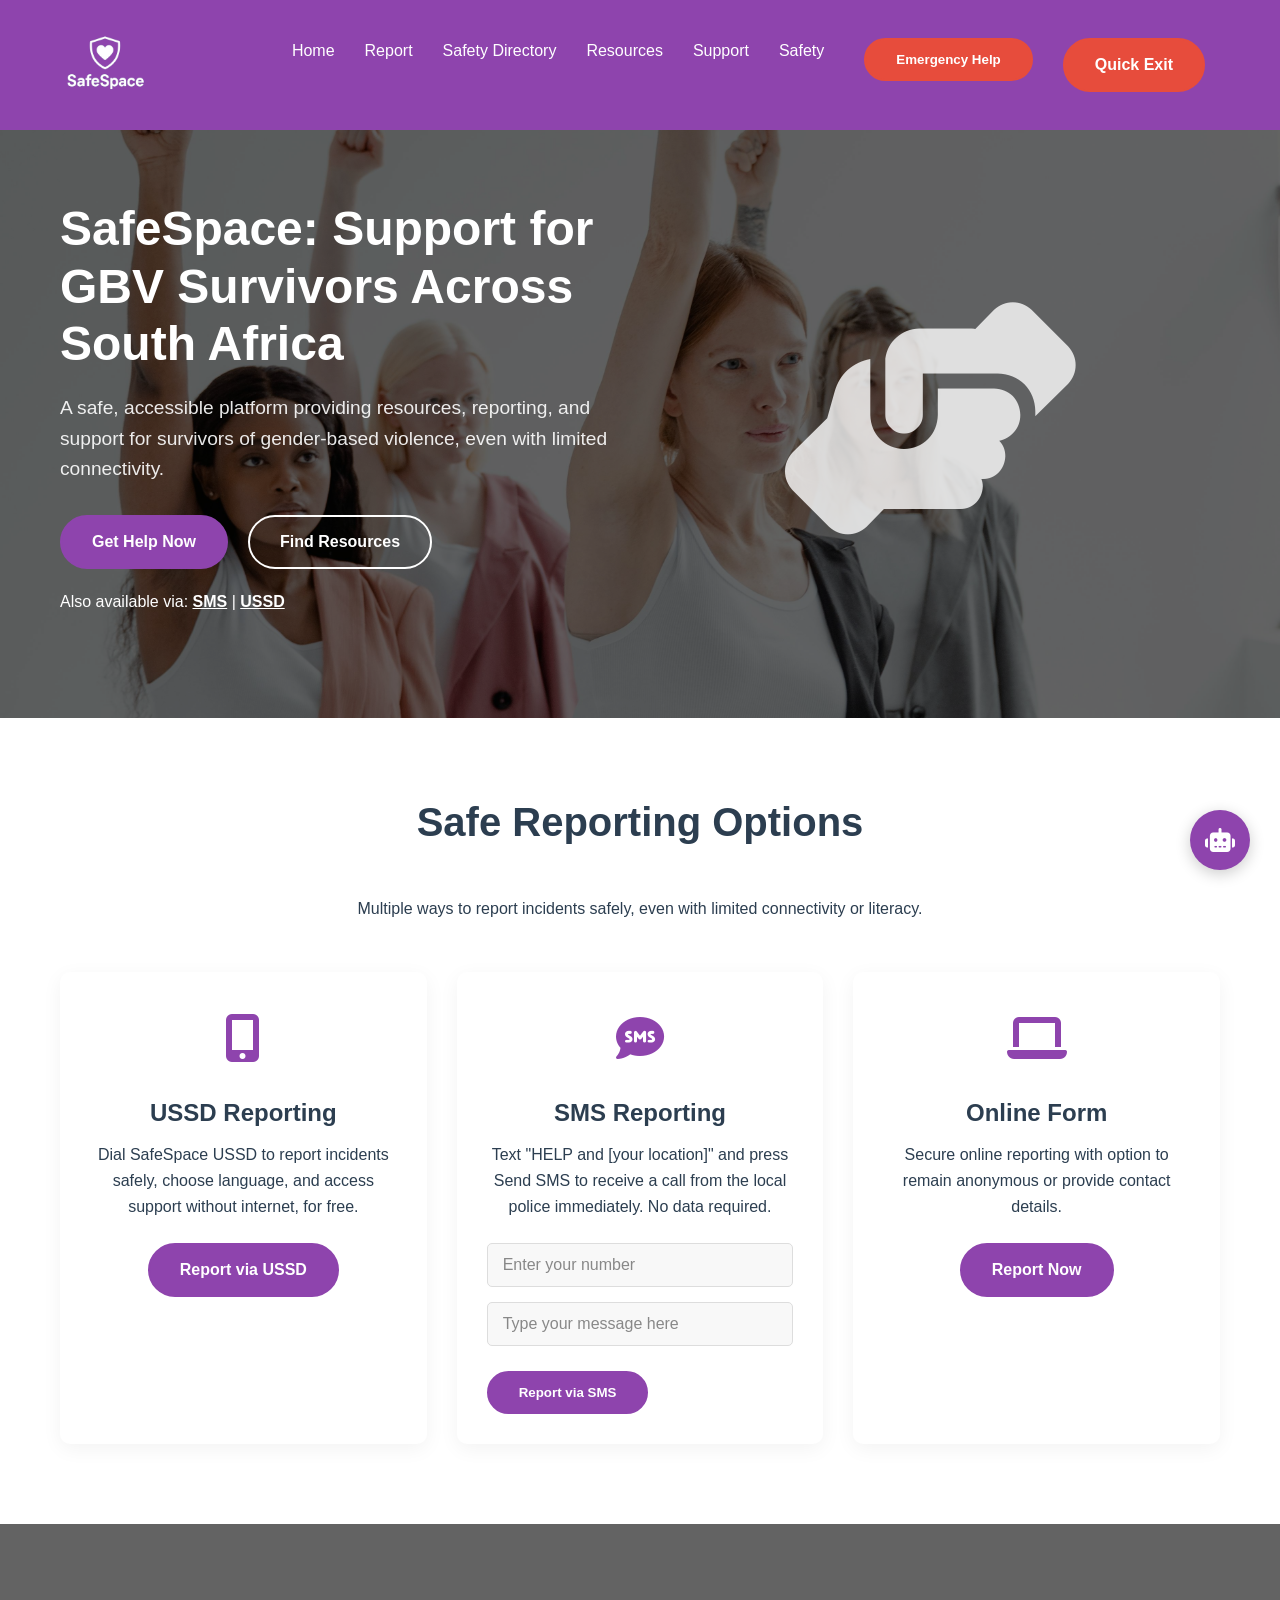
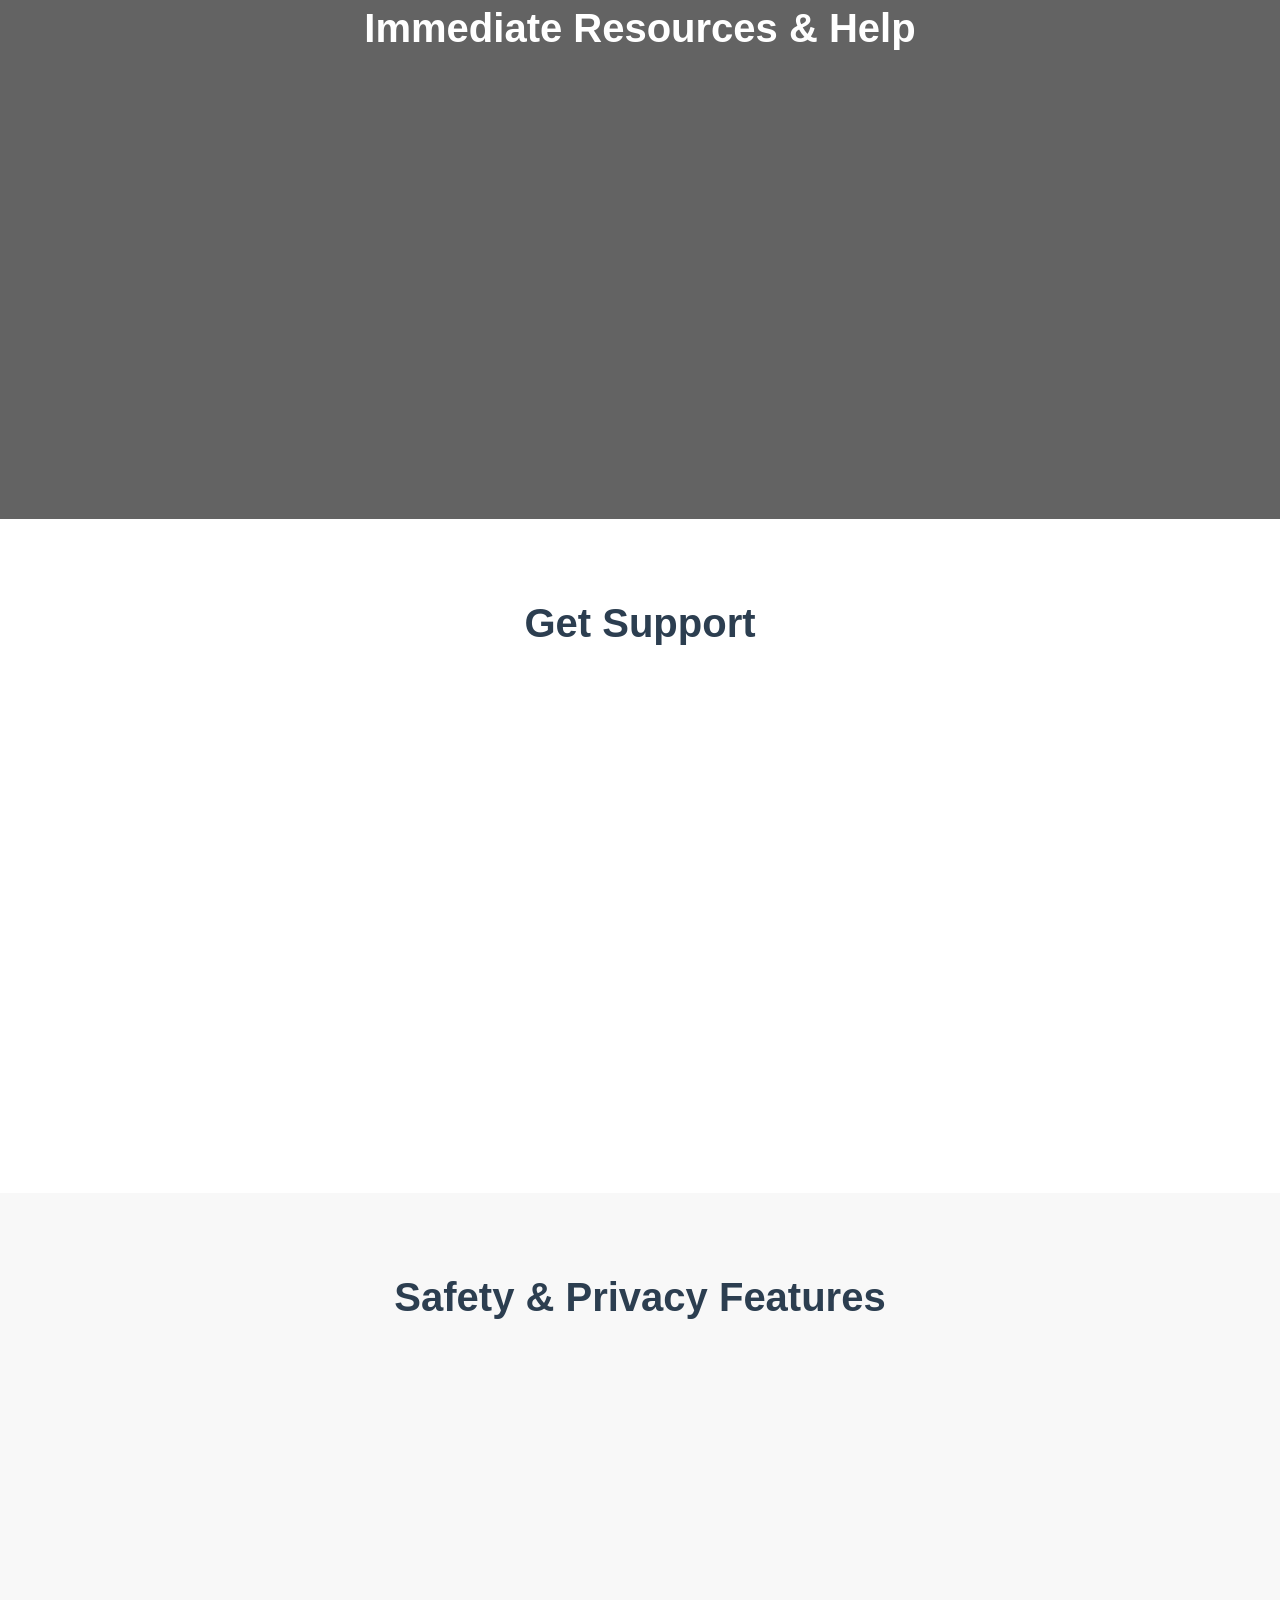
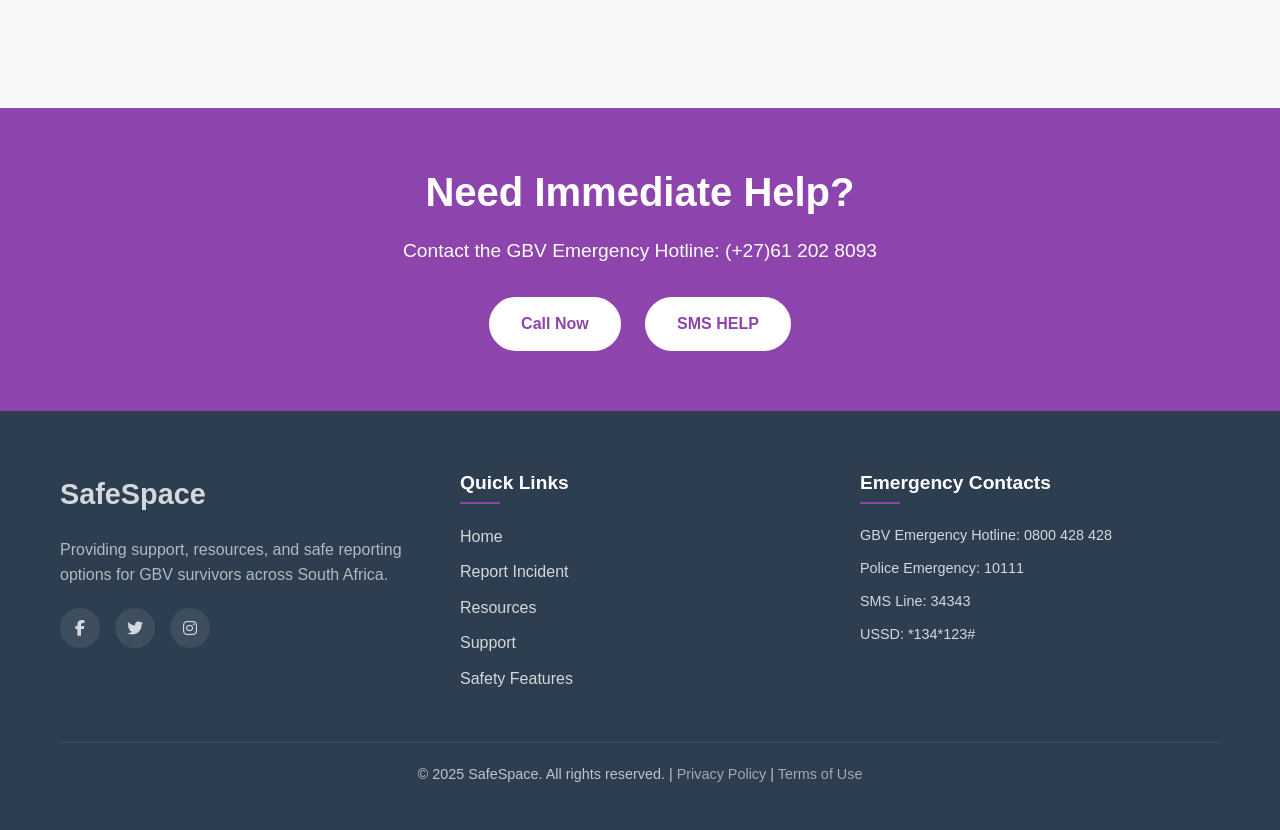
<file: templates/index.html>
<!DOCTYPE html>
<html lang="en">
    <head>
        <meta charset="UTF-8" />
        <meta name="viewport" content="width=device-width, initial-scale=1.0" />
        <title>SafeSpace - Supporting GBV Survivors Across South Africa</title>
        <link
            rel="stylesheet"
            href="https://cdnjs.cloudflare.com/ajax/libs/font-awesome/6.4.0/css/all.min.css"
        />
        <link rel="stylesheet" href="/static/styles.css" />
    </head>
    <body>
        <!-- Header / Navigation -->
        <header id="header">
            <div class="container nav-container">
                <a href="#" class="logo">
                    <img
                        src="/static/images/safe.png"
                        alt="SafeSpace Logo"
                        class="safe-logo"
                    />
                </a>

                <ul class="nav-menu">
                    <li class="nav-item">
                        <a href="/" class="nav-link">Home</a>
                    </li>
                    <li class="nav-item">
                        <a href="/report" class="nav-link">Report</a>
                    </li>
                    <li class="nav-item">
                        <a href="/safetydirectory" class="nav-link"
                            >Safety Directory</a
                        >
                    </li>
                    <li class="nav-item">
                        <a href="/downloads" class="nav-link">Resources</a>
                    </li>
                    <li class="nav-item">
                        <a href="/support" class="nav-link">Support</a>
                    </li>
                    <li class="nav-item">
                        <a href="/safety" class="nav-link">Safety</a>
                    </li>
                    <li class="nav-item nav-cta">
                        <button
                            class="btn btn-emergency"
                            onclick="triggerEmergency()"
                        >
                            Emergency Help
                        </button>
                    </li>

                    <script>
                        async function triggerEmergency() {
                            if (!navigator.geolocation) {
                                alert(
                                    "Geolocation is not supported by your browser."
                                );
                                return;
                            }

                            navigator.geolocation.getCurrentPosition(
                                async (position) => {
                                    const lat = position.coords.latitude;
                                    const lon = position.coords.longitude;

                                    // Reverse geocode: get human-readable address from coordinates
                                    let address = `Lat: ${lat}, Lon: ${lon}`;
                                    try {
                                        const geoRes = await fetch(
                                            `https://nominatim.openstreetmap.org/reverse?format=json&lat=${lat}&lon=${lon}`
                                        );
                                        const geoData = await geoRes.json();
                                        if (geoData.display_name) {
                                            address = geoData.display_name;
                                        }
                                    } catch (err) {
                                        console.error(
                                            "Reverse geocoding failed:",
                                            err
                                        );
                                    }

                                    // Emergency message with location
                                    const emergencyNumber = "+27612028093";
                                    const emergencyMessage = `🚨 EMERGENCY ALERT: A user needs immediate help!\n📍 Location: ${address}\n🔗 Maps: https://www.google.com/maps?q=${lat},${lon}`;

                                    // Send to Flask backend -> Africa's Talking
                                    fetch("/send", {
                                        method: "POST",
                                        headers: {
                                            "Content-Type":
                                                "application/x-www-form-urlencoded",
                                        },
                                        body: `number=${encodeURIComponent(
                                            emergencyNumber
                                        )}&message=${encodeURIComponent(
                                            emergencyMessage
                                        )}`,
                                    })
                                        .then((response) => response.text())
                                        .then((data) => {
                                            alert(
                                                "✅ Emergency alert with live location sent!"
                                            );
                                            console.log(
                                                "Server response:",
                                                data
                                            );
                                        })
                                        .catch((error) => {
                                            alert(
                                                "❌ Failed to send emergency alert."
                                            );
                                            console.error("Error:", error);
                                        });
                                },
                                () => {
                                    alert("⚠️ Unable to retrieve location.");
                                }
                            );
                        }
                    </script>

                    <li class="nav-item quick-exit">
                        <a
                            href="https://www.google.com/search?client=firefox-b-d&q=famous+tik+tok+dances+2025"
                            class="btn btn-emergency"
                            >Quick Exit</a
                        >
                    </li>
                </ul>

                <div class="hamburger">
                    <span class="bar"></span>
                    <span class="bar"></span>
                    <span class="bar"></span>
                </div>
            </div>
        </header>

        <!-- Hero Section -->
        <section class="hero" id="home">
            <div class="container hero-content">
                <div class="hero-text">
                    <h1 class="hero-heading">
                        SafeSpace: Support for GBV Survivors Across South Africa
                    </h1>
                    <p class="hero-subheading">
                        A safe, accessible platform providing resources,
                        reporting, and support for survivors of gender-based
                        violence, even with limited connectivity.
                    </p>
                    <div class="hero-buttons">
                        <a href="/report" class="btn btn-primary"
                            >Get Help Now</a
                        >
                        <a href="/downloads" class="btn btn-secondary"
                            >Find Resources</a
                        >
                    </div>
                    <div class="connectivity-options">
                        <p>
                            Also available via:
                            <a href="#" class="sms-link">SMS</a> |
                            <a href="#" class="ussd-link">USSD</a>
                        </p>
                    </div>
                </div>
                <div class="hero-image">
                    <i href="/safe.png" class="fas fa-hands-helping"></i>
                </div>
            </div>
        </section>

        <!-- Reporting Section -->
        <section class="about" id="reporting">
            <div class="container">
                <h2 class="section-title">Safe Reporting Options</h2>
                <p class="text-center">
                    Multiple ways to report incidents safely, even with limited
                    connectivity or literacy.
                </p>

                <div class="features-grid">
                    <div class="feature-card">
                        <div class="feature-icon">
                            <i class="fas fa-mobile-alt"></i>
                        </div>
                        <h3 class="feature-title">USSD Reporting</h3>
                        <p>
                            Dial SafeSpace USSD to report incidents safely,
                            choose language, and access support without
                            internet, for free.
                        </p>
                        <a href="tel:*483#" class="btn btn-primary"
                            >Report via USSD</a
                        >
                    </div>

                    <div class="feature-card">
                        <div class="feature-icon">
                            <i class="fas fa-sms"></i>
                        </div>
                        <h3 class="feature-title">SMS Reporting</h3>
                        <p>
                            Text "HELP and [your location]" and press Send SMS
                            to receive a call from the local police immediately.
                            No data required.
                        </p>
                        <form id="smsForm" action="/send" method="post">
                            <input
                                type="text"
                                name="number"
                                placeholder="Enter your number"
                                required
                            />
                            <input
                                type="text"
                                name="message"
                                id="smsMessage"
                                placeholder="Type your message here"
                                required
                            />
                            <button type="submit" class="btn btn-primary">
                                Report via SMS
                            </button>
                        </form>
                    </div>

                    <div class="feature-card">
                        <div class="feature-icon">
                            <i class="fas fa-laptop"></i>
                        </div>
                        <h3 class="feature-title">Online Form</h3>
                        <p>
                            Secure online reporting with option to remain
                            anonymous or provide contact details.
                        </p>
                        <a href="/report" class="btn btn-primary">Report Now</a>
                    </div>
                </div>
            </div>
        </section>

        <!-- Resources Section -->
        <section class="features resources-section" id="resources">
            <div class="container">
                <h2 class="section-title">Immediate Resources & Help</h2>

                <div class="features-container">
                    <div class="feature-highlight">
                        <div class="feature-highlight-icon">
                            <i class="fas fa-house-damage"></i>
                        </div>
                        <h3>Find Shelters & Safe Spaces</h3>
                        <p>
                            Locate nearby shelters, safe houses, and emergency
                            accommodation across South Africa.
                        </p>
                        <a href="/shelters" class="btn btn-outline"
                            >Find Shelters</a
                        >
                    </div>

                    <div class="feature-highlight">
                        <div class="feature-highlight-icon">
                            <i class="fas fa-file-download"></i>
                        </div>
                        <h3>Download Resources</h3>
                        <p>
                            Access and download PDF guides, rights information,
                            and contact lists for offline use.
                        </p>
                        <a href="/downloads" class="btn btn-outline"
                            >Download Now</a
                        >
                    </div>

                    <div class="feature-highlight">
                        <div class="feature-highlight-icon">
                            <i class="fas fa-map-marked-alt"></i>
                        </div>
                        <h3>High-Risk Area Map</h3>
                        <p>
                            View areas with reported high incidence of GBV to
                            enhance safety awareness (data anonymized).
                        </p>
                        <a href="/maps" class="btn btn-outline">View Map</a>
                    </div>
                </div>
            </div>
        </section>

        <!-- Support Section -->
        <section class="team" id="support">
            <div class="container">
                <h2 class="section-title">Get Support</h2>

                <div class="team-grid">
                    <div class="support-option">
                        <div class="support-img">
                            <i class="fas fa-robot"></i>
                        </div>
                        <div class="support-info">
                            <h3 class="support-name">Chatbot Support</h3>
                            <p class="support-desc">
                                Get immediate guidance in multiple languages on
                                what to do next and available resources.
                            </p>
                            <div class="language-options">
                                <span class="language-tag">English</span>
                                <span class="language-tag">isiZulu</span>
                                <span class="language-tag">Afrikaans</span>
                            </div>
                            <a href="chat.html" class="btn btn-primary"
                                >Start Chat</a
                            >
                        </div>
                    </div>

                    <div class="support-option">
                        <div class="support-img">
                            <i class="fas fa-calendar-alt"></i>
                        </div>
                        <div class="support-info">
                            <h3 class="support-name">Counsellor Connection</h3>
                            <p class="support-desc">
                                Schedule sessions with certified counsellors and
                                support professionals (coming soon).
                            </p>
                            <a href="#" class="btn btn-primary">Learn More</a>
                        </div>
                    </div>

                    <div class="support-option">
                        <div class="support-img">
                            <i class="fas fa-users"></i>
                        </div>
                        <div class="support-info">
                            <h3 class="support-name">Community Support</h3>
                            <p class="support-desc">
                                Connect with other survivors in a moderated,
                                safe community space (coming soon).
                            </p>
                            <a href="#" class="btn btn-primary">Learn More</a>
                        </div>
                    </div>
                </div>
            </div>
        </section>

        <!-- Safety Features Section -->
        <section class="features" id="safety">
            <div class="container">
                <h2 class="section-title">Safety & Privacy Features</h2>

                <div class="features-container">
                    <div class="feature-highlight">
                        <div class="feature-highlight-icon">
                            <i class="fas fa-user-secret"></i>
                        </div>
                        <h3>Quick Exit</h3>
                        <p>
                            Immediately hide the app and redirect to a neutral
                            website with a single click.
                        </p>
                    </div>

                    <div class="feature-highlight">
                        <div class="feature-highlight-icon">
                            <i class="fas fa-hands-helping"></i>
                        </div>
                        <h3>Disguised Interface</h3>
                        <p>
                            App appears as a notes or health app to maintain
                            privacy and safety.
                        </p>
                    </div>

                    <div class="feature-highlight">
                        <div class="feature-highlight-icon">
                            <i class="fas fa-shield-alt"></i>
                        </div>
                        <h3>Data Protection</h3>
                        <p>
                            All data is encrypted and stored securely with
                            strict access controls.
                        </p>
                    </div>
                </div>
            </div>
        </section>

        <!-- Emergency CTA Banner -->
        <section class="cta-banner">
            <div class="container">
                <h2 class="cta-heading">Need Immediate Help?</h2>
                <p class="cta-text">
                    Contact the GBV Emergency Hotline: (+27)61 202 8093
                </p>
                <a href="tel:+27612028093" class="btn btn-light">Call Now</a>
                <a href="tel:*384*7427#" class="btn btn-light">SMS HELP</a>
            </div>
        </section>

        <!-- Footer -->
        <footer id="contact">
            <div class="container">
                <div class="footer-content">
                    <div class="footer-about">
                        <a href="#" class="footer-logo">SafeSpace</a>
                        <p class="footer-about">
                            Providing support, resources, and safe reporting
                            options for GBV survivors across South Africa.
                        </p>
                        <div class="social-icons">
                            <a href="#"><i class="fab fa-facebook-f"></i></a>
                            <a href="#"><i class="fab fa-twitter"></i></a>
                            <a href="#"><i class="fab fa-instagram"></i></a>
                        </div>
                    </div>

                    <div class="footer-links">
                        <h3 class="footer-heading">Quick Links</h3>
                        <ul>
                            <li><a href="/">Home</a></li>
                            <li><a href="/report">Report Incident</a></li>
                            <li><a href="/downloads">Resources</a></li>
                            <li><a href="/support">Support</a></li>
                            <li><a href="/safety">Safety Features</a></li>
                        </ul>
                    </div>

                    <div class="footer-contact">
                        <h3 class="footer-heading">Emergency Contacts</h3>
                        <p>GBV Emergency Hotline: 0800 428 428</p>
                        <p>Police Emergency: 10111</p>
                        <p>SMS Line: 34343</p>
                        <p>USSD: *134*123#</p>
                    </div>
                </div>

                <div class="copyright">
                    <p>
                        © 2025 SafeSpace. All rights reserved. |
                        <a href="#">Privacy Policy</a> |
                        <a href="#">Terms of Use</a>
                    </p>
                </div>
            </div>
        </footer>

        <!-- AI chat (fixed at bottom) -->
        <div class="chat-container">
            <div class="chat-button" id="chatToggle">
                <i class="fas fa-robot"></i>
            </div>
            <div class="chat-window" id="chatWindow">
                <div class="chat-header">
                    <h3>SafeSpace Assistant</h3>
                    <button class="close-chat" id="closeChat">&times;</button>
                </div>
                <div class="chat-messages" id="chatMessages">
                    <div class="message bot-message">
                        Hi, I'm here to help. How can I assist you today?
                    </div>
                </div>
                <div class="chat-input">
                    <input
                        type="text"
                        id="userInput"
                        placeholder="Type your question here..."
                    />
                    <button id="sendMessage">
                        <i class="fas fa-paper-plane"></i>
                    </button>
                </div>
            </div>
        </div>

        <script src="/static/script.js"></script>
    </body>
</html>
</file>
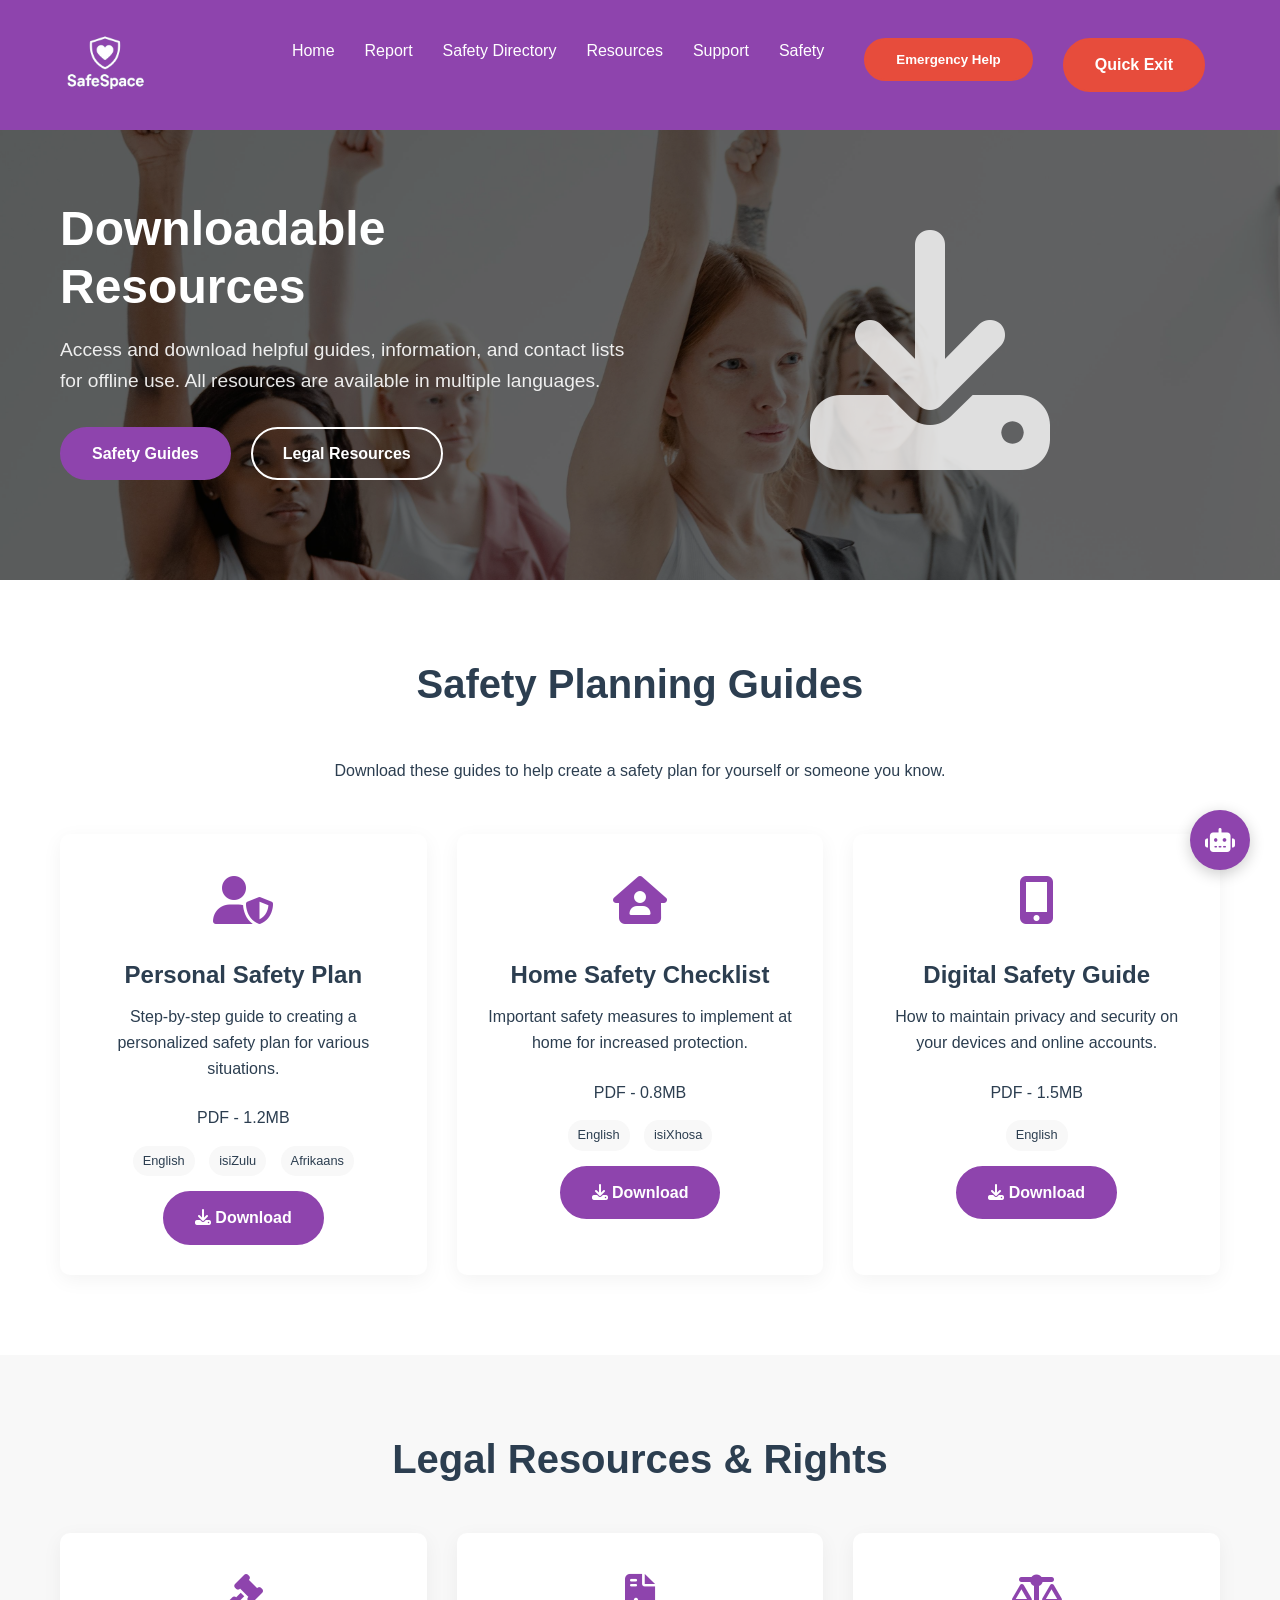
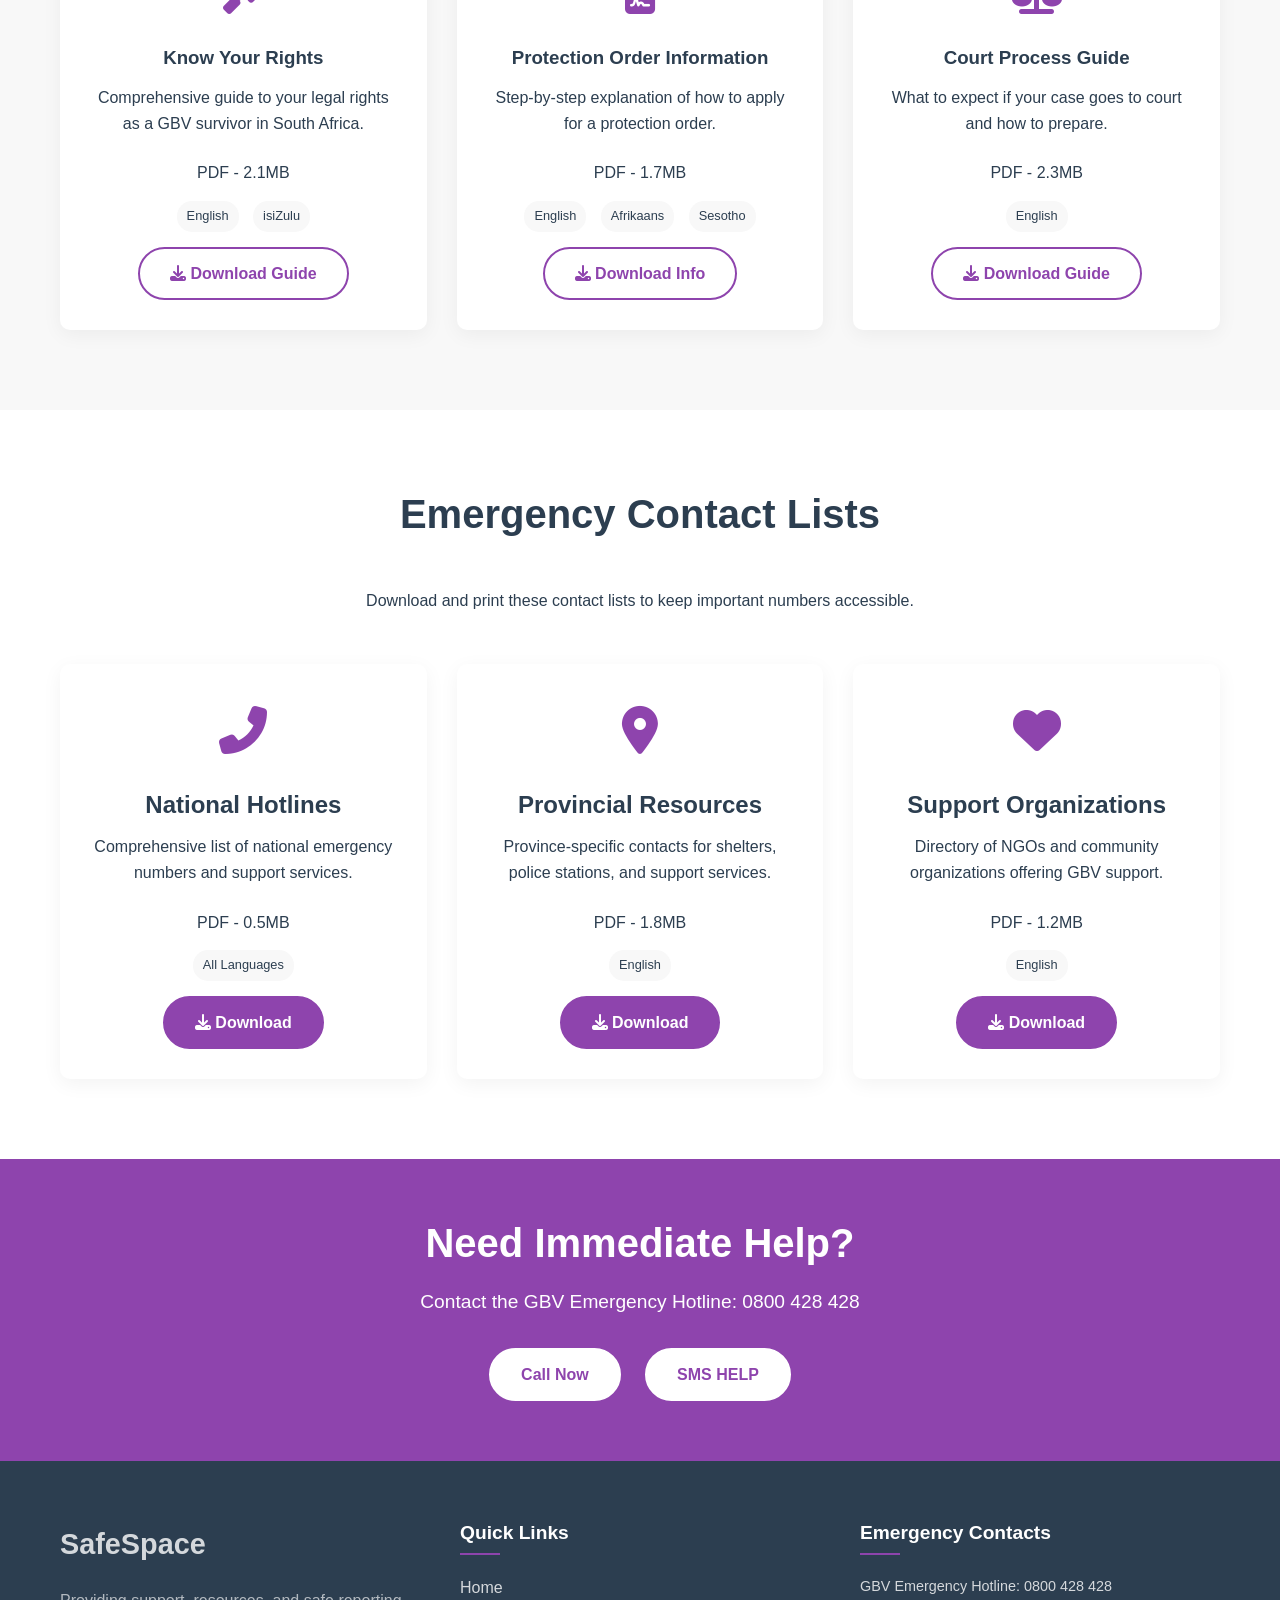
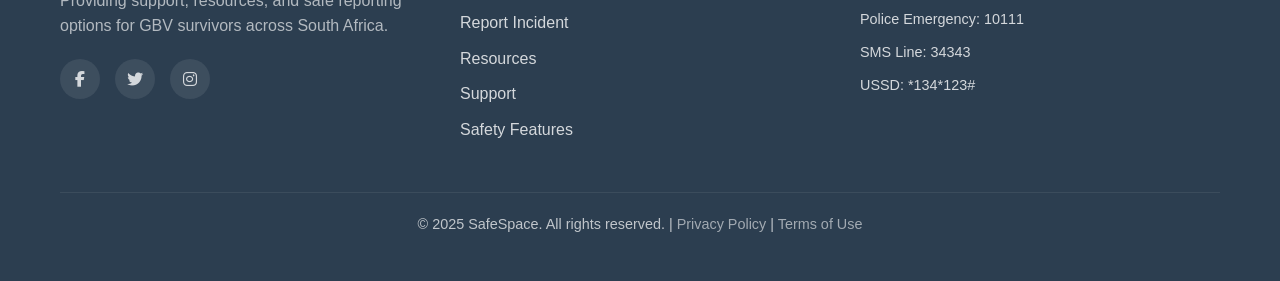
<file: templates/downloads.html>
<!DOCTYPE html>
<html lang="en">
    <head>
        <meta charset="UTF-8" />
        <meta name="viewport" content="width=device-width, initial-scale=1.0" />
        <title>Download Resources - SafeSpace</title>
        <link
            rel="stylesheet"
            href="https://cdnjs.cloudflare.com/ajax/libs/font-awesome/6.4.0/css/all.min.css"
        />
        <link rel="stylesheet" href="/static/styles.css" />
    </head>
    <body>
        <!-- Header / Navigation -->
        <header id="header">
            <div class="container nav-container">
                <a href="index.html" class="logo">
                    <img
                        src="/static/images/safe.png"
                        alt="SafeSpace Logo"
                        class="safe-logo"
                    />
                </a>

                <ul class="nav-menu">
                    <li class="nav-item">
                        <a href="/" class="nav-link">Home</a>
                    </li>
                    <li class="nav-item">
                        <a href="/report" class="nav-link">Report</a>
                    </li>
                    <li class="nav-item">
                        <a href="/safetydirectory" class="nav-link"
                            >Safety Directory</a
                        >
                    </li>
                    <li class="nav-item">
                        <a href="/downloads" class="nav-link">Resources</a>
                    </li>
                    <li class="nav-item">
                        <a href="/support" class="nav-link">Support</a>
                    </li>
                    <li class="nav-item">
                        <a href="/safety" class="nav-link">Safety</a>
                    </li>
                    <li class="nav-item nav-cta">
                        <button
                            class="btn btn-emergency"
                            onclick="triggerEmergency()"
                        >
                            Emergency Help
                        </button>
                    </li>

                    <script>
                        async function triggerEmergency() {
                            if (!navigator.geolocation) {
                                alert(
                                    "Geolocation is not supported by your browser."
                                );
                                return;
                            }

                            navigator.geolocation.getCurrentPosition(
                                async (position) => {
                                    const lat = position.coords.latitude;
                                    const lon = position.coords.longitude;

                                    // Reverse geocode: get human-readable address from coordinates
                                    let address = `Lat: ${lat}, Lon: ${lon}`;
                                    try {
                                        const geoRes = await fetch(
                                            `https://nominatim.openstreetmap.org/reverse?format=json&lat=${lat}&lon=${lon}`
                                        );
                                        const geoData = await geoRes.json();
                                        if (geoData.display_name) {
                                            address = geoData.display_name;
                                        }
                                    } catch (err) {
                                        console.error(
                                            "Reverse geocoding failed:",
                                            err
                                        );
                                    }

                                    // Emergency message with location
                                    const emergencyNumber = "+27612028093";
                                    const emergencyMessage = `🚨 EMERGENCY ALERT: A user needs immediate help!\n📍 Location: ${address}\n🔗 Maps: https://www.google.com/maps?q=${lat},${lon}`;

                                    // Send to Flask backend -> Africa's Talking
                                    fetch("/send", {
                                        method: "POST",
                                        headers: {
                                            "Content-Type":
                                                "application/x-www-form-urlencoded",
                                        },
                                        body: `number=${encodeURIComponent(
                                            emergencyNumber
                                        )}&message=${encodeURIComponent(
                                            emergencyMessage
                                        )}`,
                                    })
                                        .then((response) => response.text())
                                        .then((data) => {
                                            alert(
                                                "✅ Emergency alert with live location sent!"
                                            );
                                            console.log(
                                                "Server response:",
                                                data
                                            );
                                        })
                                        .catch((error) => {
                                            alert(
                                                "❌ Failed to send emergency alert."
                                            );
                                            console.error("Error:", error);
                                        });
                                },
                                () => {
                                    alert("⚠️ Unable to retrieve location.");
                                }
                            );
                        }
                    </script>

                    <li class="nav-item quick-exit">
                        <a
                            href="https://www.google.com/search?client=firefox-b-d&q=famous+tik+tok+dances+2025"
                            class="btn btn-emergency"
                            >Quick Exit</a
                        >
                    </li>
                </ul>

                <div class="hamburger">
                    <span class="bar"></span>
                    <span class="bar"></span>
                    <span class="bar"></span>
                </div>
            </div>
        </header>

        <!-- Hero Section -->

        <section class="hero" id="home">
            <div class="container hero-content">
                <div class="hero-text">
                    <h1 class="hero-heading">Downloadable Resources</h1>
                    <p class="hero-subheading">
                        Access and download helpful guides, information, and
                        contact lists for offline use. All resources are
                        available in multiple languages.
                    </p>
                    <div class="hero-buttons">
                        <a href="#safety-guides" class="btn btn-primary"
                            >Safety Guides</a
                        >
                        <a href="#legal-resources" class="btn btn-secondary"
                            >Legal Resources</a
                        >
                    </div>
                </div>
                <div class="hero-image">
                    <i href="/safe.png" class="fas fa-download"></i>
                </div>
            </div>
        </section>

        <!-- Safety Guides Section -->
        <section class="about" id="safety-guides">
            <div class="container">
                <h2 class="section-title">Safety Planning Guides</h2>
                <p class="text-center">
                    Download these guides to help create a safety plan for
                    yourself or someone you know.
                </p>

                <div class="features-grid">
                    <div class="feature-card">
                        <div class="feature-icon">
                            <i class="fas fa-user-shield"></i>
                        </div>
                        <h3 class="feature-title">Personal Safety Plan</h3>
                        <p>
                            Step-by-step guide to creating a personalized safety
                            plan for various situations.
                        </p>
                        <div class="download-info">
                            <span class="file-size">PDF - 1.2MB</span>
                            <div class="language-options">
                                <span class="language-tag">English</span>
                                <span class="language-tag">isiZulu</span>
                                <span class="language-tag">Afrikaans</span>
                            </div>
                        </div>
                        <a href="#" class="btn btn-primary" download
                            ><i class="fas fa-download"></i> Download</a
                        >
                    </div>

                    <div class="feature-card">
                        <div class="feature-icon">
                            <i class="fas fa-house-user"></i>
                        </div>
                        <h3 class="feature-title">Home Safety Checklist</h3>
                        <p>
                            Important safety measures to implement at home for
                            increased protection.
                        </p>
                        <div class="download-info">
                            <span class="file-size">PDF - 0.8MB</span>
                            <div class="language-options">
                                <span class="language-tag">English</span>
                                <span class="language-tag">isiXhosa</span>
                            </div>
                        </div>
                        <a href="#" class="btn btn-primary" download
                            ><i class="fas fa-download"></i> Download</a
                        >
                    </div>

                    <div class="feature-card">
                        <div class="feature-icon">
                            <i class="fas fa-mobile-alt"></i>
                        </div>
                        <h3 class="feature-title">Digital Safety Guide</h3>
                        <p>
                            How to maintain privacy and security on your devices
                            and online accounts.
                        </p>
                        <div class="download-info">
                            <span class="file-size">PDF - 1.5MB</span>
                            <div class="language-options">
                                <span class="language-tag">English</span>
                            </div>
                        </div>
                        <a href="#" class="btn btn-primary" download
                            ><i class="fas fa-download"></i> Download</a
                        >
                    </div>
                </div>
            </div>
        </section>

        <!-- Legal Resources Section -->
        <section class="features" id="legal-resources">
            <div class="container">
                <h2 class="section-title">Legal Resources & Rights</h2>

                <div class="features-container">
                    <div class="feature-highlight">
                        <div class="feature-highlight-icon">
                            <i class="fas fa-gavel"></i>
                        </div>
                        <h3>Know Your Rights</h3>
                        <p>
                            Comprehensive guide to your legal rights as a GBV
                            survivor in South Africa.
                        </p>
                        <div class="download-info">
                            <span class="file-size">PDF - 2.1MB</span>
                            <div class="language-options">
                                <span class="language-tag">English</span>
                                <span class="language-tag">isiZulu</span>
                            </div>
                        </div>
                        <a href="#" class="btn btn-outline" download
                            ><i class="fas fa-download"></i> Download Guide</a
                        >
                    </div>

                    <div class="feature-highlight">
                        <div class="feature-highlight-icon">
                            <i class="fas fa-file-contract"></i>
                        </div>
                        <h3>Protection Order Information</h3>
                        <p>
                            Step-by-step explanation of how to apply for a
                            protection order.
                        </p>
                        <div class="download-info">
                            <span class="file-size">PDF - 1.7MB</span>
                            <div class="language-options">
                                <span class="language-tag">English</span>
                                <span class="language-tag">Afrikaans</span>
                                <span class="language-tag">Sesotho</span>
                            </div>
                        </div>
                        <a href="#" class="btn btn-outline" download
                            ><i class="fas fa-download"></i> Download Info</a
                        >
                    </div>

                    <div class="feature-highlight">
                        <div class="feature-highlight-icon">
                            <i class="fas fa-balance-scale"></i>
                        </div>
                        <h3>Court Process Guide</h3>
                        <p>
                            What to expect if your case goes to court and how to
                            prepare.
                        </p>
                        <div class="download-info">
                            <span class="file-size">PDF - 2.3MB</span>
                            <div class="language-options">
                                <span class="language-tag">English</span>
                            </div>
                        </div>
                        <a href="#" class="btn btn-outline" download
                            ><i class="fas fa-download"></i> Download Guide</a
                        >
                    </div>
                </div>
            </div>
        </section>

        <!-- Emergency Contacts Section -->
        <section class="about" id="emergency-contacts">
            <div class="container">
                <h2 class="section-title">Emergency Contact Lists</h2>
                <p class="text-center">
                    Download and print these contact lists to keep important
                    numbers accessible.
                </p>

                <div class="features-grid">
                    <div class="feature-card">
                        <div class="feature-icon">
                            <i class="fas fa-phone-alt"></i>
                        </div>
                        <h3 class="feature-title">National Hotlines</h3>
                        <p>
                            Comprehensive list of national emergency numbers and
                            support services.
                        </p>
                        <div class="download-info">
                            <span class="file-size">PDF - 0.5MB</span>
                            <div class="language-options">
                                <span class="language-tag">All Languages</span>
                            </div>
                        </div>
                        <a href="#" class="btn btn-primary" download
                            ><i class="fas fa-download"></i> Download</a
                        >
                    </div>

                    <div class="feature-card">
                        <div class="feature-icon">
                            <i class="fas fa-map-marker-alt"></i>
                        </div>
                        <h3 class="feature-title">Provincial Resources</h3>
                        <p>
                            Province-specific contacts for shelters, police
                            stations, and support services.
                        </p>
                        <div class="download-info">
                            <span class="file-size">PDF - 1.8MB</span>
                            <div class="language-options">
                                <span class="language-tag">English</span>
                            </div>
                        </div>
                        <a href="#" class="btn btn-primary" download
                            ><i class="fas fa-download"></i> Download</a
                        >
                    </div>

                    <div class="feature-card">
                        <div class="feature-icon">
                            <i class="fas fa-heart"></i>
                        </div>
                        <h3 class="feature-title">Support Organizations</h3>
                        <p>
                            Directory of NGOs and community organizations
                            offering GBV support.
                        </p>
                        <div class="download-info">
                            <span class="file-size">PDF - 1.2MB</span>
                            <div class="language-options">
                                <span class="language-tag">English</span>
                            </div>
                        </div>
                        <a href="#" class="btn btn-primary" download
                            ><i class="fas fa-download"></i> Download</a
                        >
                    </div>
                </div>
            </div>
        </section>

        <!-- Emergency CTA Banner -->
        <section class="cta-banner">
            <div class="container">
                <h2 class="cta-heading">Need Immediate Help?</h2>
                <p class="cta-text">
                    Contact the GBV Emergency Hotline: 0800 428 428
                </p>
                <a href="tel:0800428428" class="btn btn-light">Call Now</a>
                <a href="sms:34343" class="btn btn-light">SMS HELP</a>
            </div>
        </section>

        <!-- Footer -->
        <footer id="contact">
            <div class="container">
                <div class="footer-content">
                    <div class="footer-about">
                        <a href="index.html" class="footer-logo">SafeSpace</a>
                        <p class="footer-about">
                            Providing support, resources, and safe reporting
                            options for GBV survivors across South Africa.
                        </p>
                        <div class="social-icons">
                            <a href="#"><i class="fab fa-facebook-f"></i></a>
                            <a href="#"><i class="fab fa-twitter"></i></a>
                            <a href="#"><i class="fab fa-instagram"></i></a>
                        </div>
                    </div>

                    <div class="footer-links">
                        <h3 class="footer-heading">Quick Links</h3>
                        <ul>
                            <li><a href="/">Home</a></li>
                            <li>
                                <a href="/report">Report Incident</a>
                            </li>
                            <li><a href="/downloads">Resources</a></li>
                            <li><a href="/support">Support</a></li>
                            <li>
                                <a href="/safety">Safety Features</a>
                            </li>
                        </ul>
                    </div>

                    <div class="footer-contact">
                        <h3 class="footer-heading">Emergency Contacts</h3>
                        <p>GBV Emergency Hotline: 0800 428 428</p>
                        <p>Police Emergency: 10111</p>
                        <p>SMS Line: 34343</p>
                        <p>USSD: *134*123#</p>
                    </div>
                </div>

                <div class="copyright">
                    <p>
                        © 2025 SafeSpace. All rights reserved. |
                        <a href="#">Privacy Policy</a> |
                        <a href="#">Terms of Use</a>
                    </p>
                </div>
            </div>
        </footer>

        <!-- AI chat (fixed at bottom) -->
        <div class="chat-container">
            <div class="chat-button" id="chatToggle">
                <i class="fas fa-robot"></i>
            </div>
            <div class="chat-window" id="chatWindow">
                <div class="chat-header">
                    <h3>SafeSpace Assistant</h3>
                    <button class="close-chat" id="closeChat">&times;</button>
                </div>
                <div class="chat-messages" id="chatMessages">
                    <div class="message bot-message">
                        Hi, I'm here to help. How can I assist you today?
                    </div>
                </div>
                <div class="chat-input">
                    <input
                        type="text"
                        id="userInput"
                        placeholder="Type your question here..."
                    />
                    <button id="sendMessage">
                        <i class="fas fa-paper-plane"></i>
                    </button>
                </div>
            </div>
        </div>

        <script src="/static/script.js"></script>
    </body>
</html>
</file>
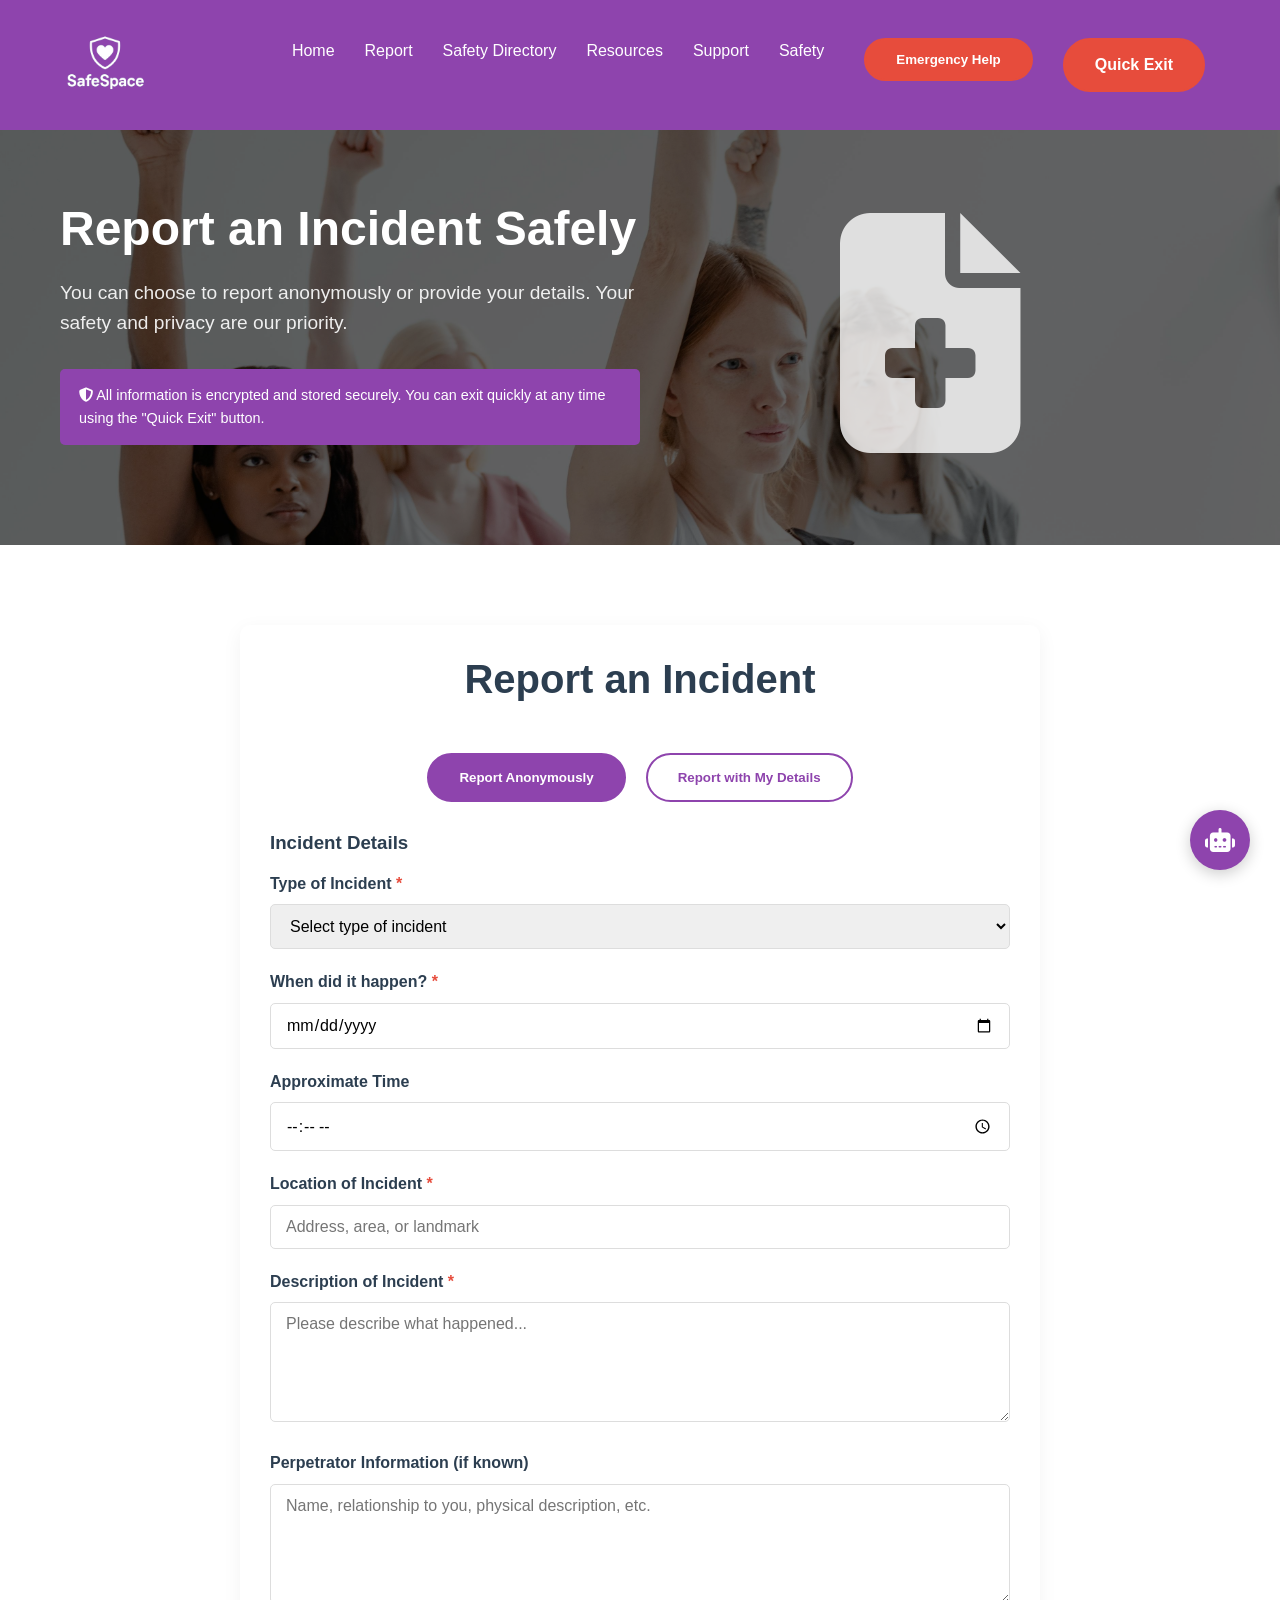
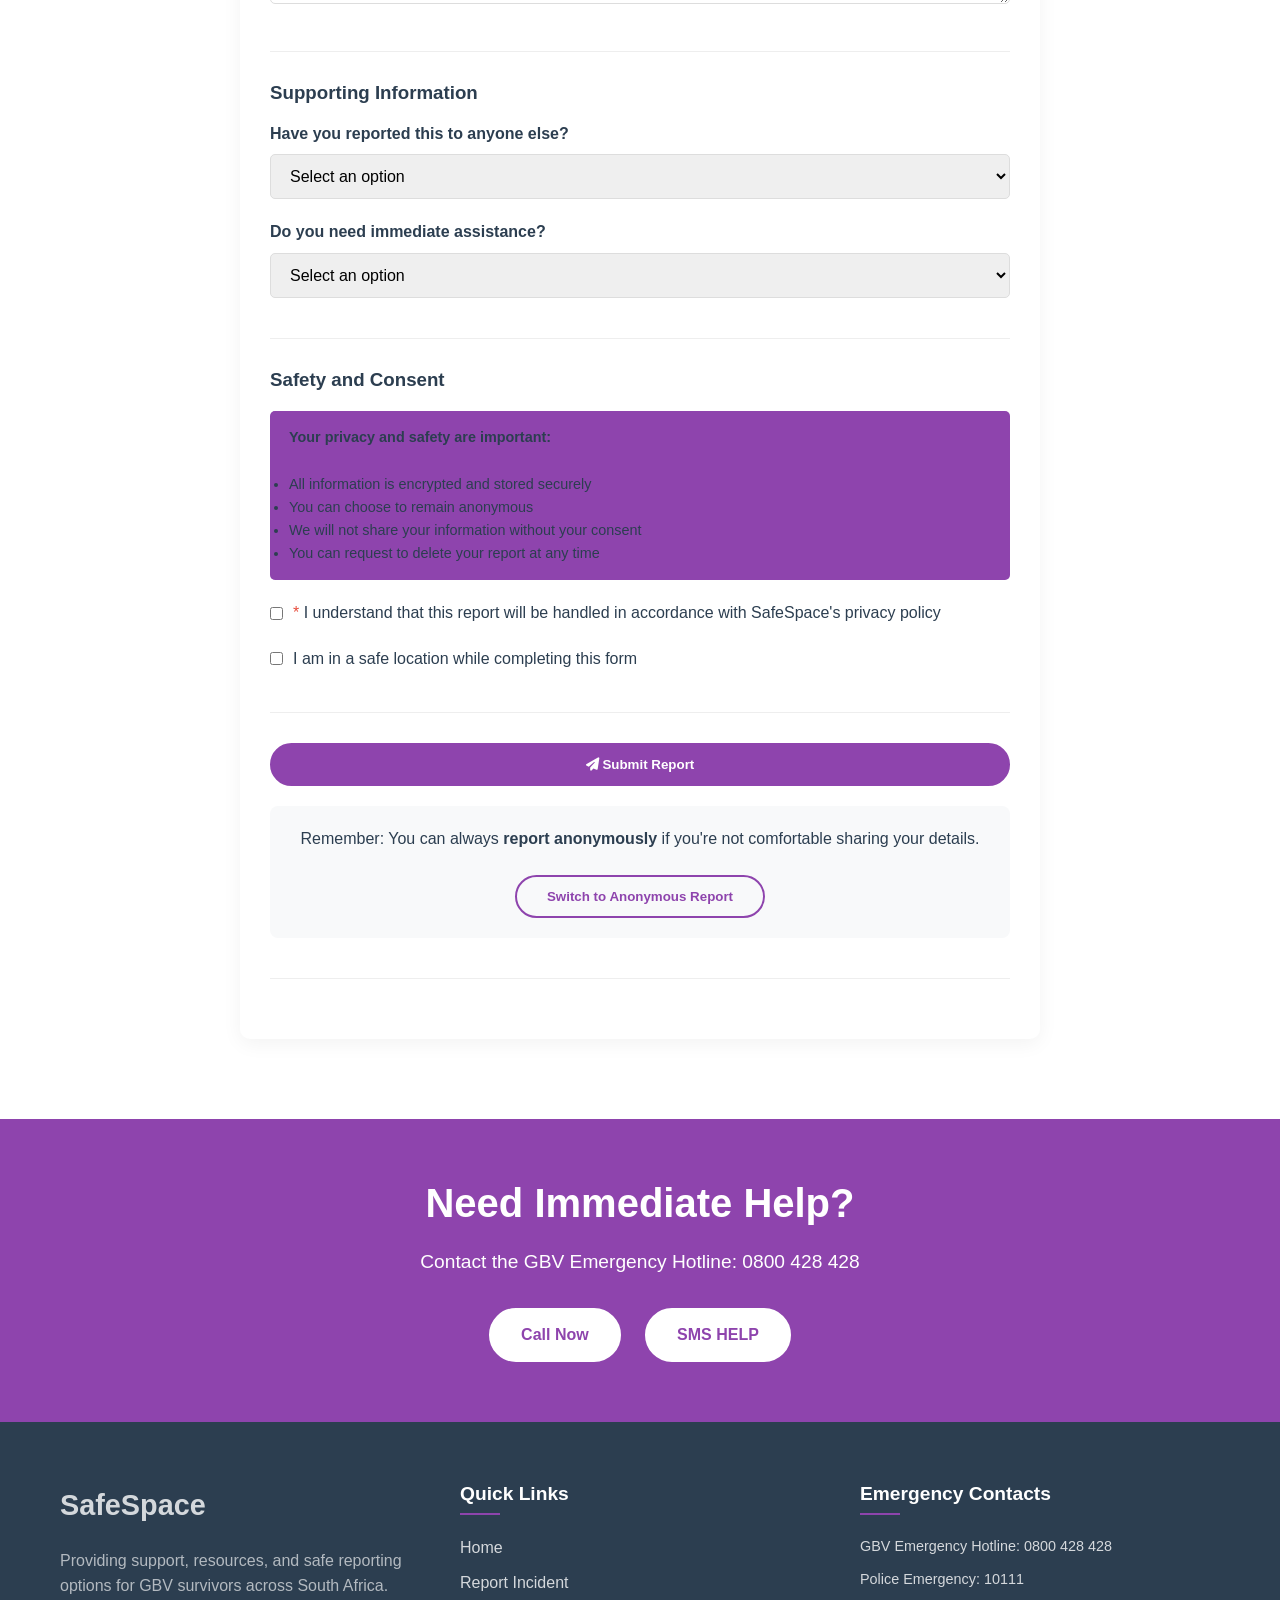
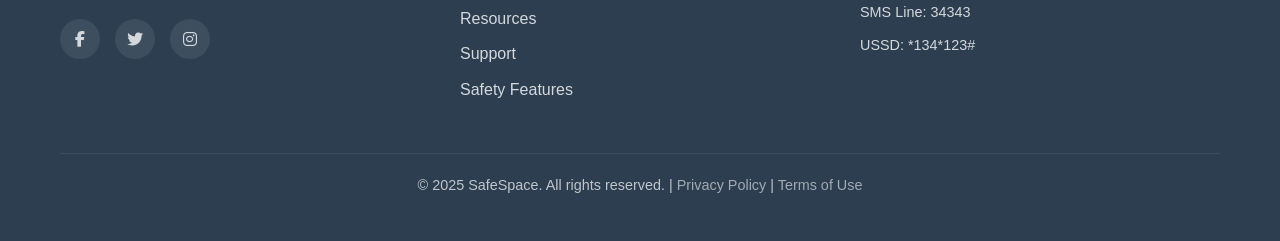
<file: templates/report.html>
<!DOCTYPE html>
<html lang="en">
    <head>
        <meta charset="UTF-8" />
        <meta name="viewport" content="width=device-width, initial-scale=1.0" />
        <title>Report Incident - SafeSpace</title>
        <link
            rel="stylesheet"
            href="https://cdnjs.cloudflare.com/ajax/libs/font-awesome/6.4.0/css/all.min.css"
        />
        <link rel="stylesheet" href="/static/styles.css" />
        <style>
            /* Additional styles specific to the report page */
            .report-container {
                max-width: 800px;
                margin: 0 auto;
                padding: 30px;
                background: var(--white);
                border-radius: 10px;
                box-shadow: 0 5px 20px rgba(0, 0, 0, 0.05);
            }

            .form-section {
                margin-bottom: 30px;
                padding-bottom: 20px;
                border-bottom: 1px solid #eee;
            }

            .form-group {
                margin-bottom: 20px;
            }

            .form-label {
                display: block;
                margin-bottom: 8px;
                font-weight: 600;
                color: var(--dark-gray);
            }

            .form-input,
            .form-textarea,
            .form-select {
                width: 100%;
                padding: 12px 15px;
                border: 1px solid #ddd;
                border-radius: 5px;
                font-family: inherit;
                font-size: 1rem;
                transition: var(--transition);
            }

            .form-input:focus,
            .form-textarea:focus,
            .form-select:focus {
                outline: none;
                border-color: var(--primary-color);
                box-shadow: 0 0 0 3px rgba(142, 68, 173, 0.2);
            }

            .form-textarea {
                min-height: 120px;
                resize: vertical;
            }

            .checkbox-group {
                display: flex;
                align-items: center;
                margin-bottom: 20px;
            }

            .checkbox-group input {
                margin-right: 10px;
            }

            .privacy-note {
                background-color: var(--primary-color);
                padding: 15px;
                border-radius: 5px;
                margin: 20px 0;
                font-size: 0.9rem;
                border-left: 4px solid var(--primary-color);
            }

            .anonymous-option {
                background-color: #f8f9fa;
                padding: 20px;
                border-radius: 8px;
                margin: 20px 0;
                text-align: center;
            }

            .report-type-selector {
                display: flex;
                justify-content: center;
                gap: 20px;
                margin: 30px 0;
            }

            .report-type-btn {
                padding: 15px 30px;
                border: 2px solid var(--primary-color);
                border-radius: 30px;
                background: transparent;
                color: var(--primary-color);
                font-weight: 600;
                cursor: pointer;
                transition: var(--transition);
            }

            .report-type-btn.active {
                background: var(--primary-color);
                color: var(--white);
            }

            .required {
                color: var(--emergency-color);
            }

            /* Status message styles */
            .form-status {
                padding: 15px;
                margin-bottom: 20px;
                border-radius: 5px;
                display: none;
            }

            .form-status.success {
                background-color: #d4edda;
                color: #155724;
                border: 1px solid #c3e6cb;
                display: block;
            }

            .form-status.error {
                background-color: #f8d7da;
                color: #721c24;
                border: 1px solid #f5c6cb;
                display: block;
            }

            .form-status.sending {
                background-color: #cce5ff;
                color: #004085;
                border: 1px solid #b8daff;
                display: block;
            }

            .status-message {
                display: flex;
                align-items: center;
            }

            .status-message i {
                margin-right: 10px;
            }

            .btn-loading {
                position: relative;
                color: transparent;
            }

            .btn-loading:after {
                content: "";
                position: absolute;
                left: 50%;
                top: 50%;
                width: 20px;
                height: 20px;
                margin: -10px 0 0 -10px;
                border: 3px solid rgba(255, 255, 255, 0.3);
                border-radius: 50%;
                border-top-color: #fff;
                animation: spin 1s ease-in-out infinite;
            }

            @keyframes spin {
                to {
                    transform: rotate(360deg);
                }
            }

            @media (max-width: 768px) {
                .report-type-selector {
                    flex-direction: column;
                    gap: 10px;
                }

                .report-type-btn {
                    width: 100%;
                }
            }
        </style>
    </head>
    <body>
        <!-- Header / Navigation -->
        <header id="header">
            <div class="container nav-container">
                <a href="index.html" class="logo">
                    <img
                        src="/static/images/safe.png"
                        alt="SafeSpace Logo"
                        class="safe-logo"
                    />
                </a>

                <ul class="nav-menu">
                    <li class="nav-item">
                        <a href="/" class="nav-link">Home</a>
                    </li>
                    <li class="nav-item">
                        <a href="/report" class="nav-link">Report</a>
                    </li>
                    <li class="nav-item">
                        <a href="/safetydirectory" class="nav-link"
                            >Safety Directory</a
                        >
                    </li>
                    <li class="nav-item">
                        <a href="/downloads" class="nav-link">Resources</a>
                    </li>
                    <li class="nav-item">
                        <a href="/support" class="nav-link">Support</a>
                    </li>
                    <li class="nav-item">
                        <a href="/safety" class="nav-link">Safety</a>
                    </li>
                    <li class="nav-item nav-cta">
                        <button
                            class="btn btn-emergency"
                            onclick="triggerEmergency()"
                        >
                            Emergency Help
                        </button>
                    </li>

                    <script>
                        async function triggerEmergency() {
                            if (!navigator.geolocation) {
                                alert(
                                    "Geolocation is not supported by your browser."
                                );
                                return;
                            }

                            navigator.geolocation.getCurrentPosition(
                                async (position) => {
                                    const lat = position.coords.latitude;
                                    const lon = position.coords.longitude;

                                    // Reverse geocode: get human-readable address from coordinates
                                    let address = `Lat: ${lat}, Lon: ${lon}`;
                                    try {
                                        const geoRes = await fetch(
                                            `https://nominatim.openstreetmap.org/reverse?format=json&lat=${lat}&lon=${lon}`
                                        );
                                        const geoData = await geoRes.json();
                                        if (geoData.display_name) {
                                            address = geoData.display_name;
                                        }
                                    } catch (err) {
                                        console.error(
                                            "Reverse geocoding failed:",
                                            err
                                        );
                                    }

                                    // Emergency message with location
                                    const emergencyNumber = "+27612028093";
                                    const emergencyMessage = `🚨 EMERGENCY ALERT: A user needs immediate help!\n📍 Location: ${address}\n🔗 Maps: https://www.google.com/maps?q=${lat},${lon}`;

                                    // Send to Flask backend -> Africa's Talking
                                    fetch("/send", {
                                        method: "POST",
                                        headers: {
                                            "Content-Type":
                                                "application/x-www-form-urlencoded",
                                        },
                                        body: `number=${encodeURIComponent(
                                            emergencyNumber
                                        )}&message=${encodeURIComponent(
                                            emergencyMessage
                                        )}`,
                                    })
                                        .then((response) => response.text())
                                        .then((data) => {
                                            alert(
                                                "✅ Emergency alert with live location sent!"
                                            );
                                            console.log(
                                                "Server response:",
                                                data
                                            );
                                        })
                                        .catch((error) => {
                                            alert(
                                                "❌ Failed to send emergency alert."
                                            );
                                            console.error("Error:", error);
                                        });
                                },
                                () => {
                                    alert("⚠️ Unable to retrieve location.");
                                }
                            );
                        }
                    </script>

                    <li class="nav-item quick-exit">
                        <a
                            href="https://www.google.com/search?client=firefox-b-d&q=famous+tik+tok+dances+2025"
                            class="btn btn-emergency"
                            >Quick Exit</a
                        >
                    </li>
                </ul>

                <div class="hamburger">
                    <span class="bar"></span>
                    <span class="bar"></span>
                    <span class="bar"></span>
                </div>
            </div>
        </header>

        <!-- Hero Section -->
        <section class="hero" id="report-hero">
            <div class="container hero-content">
                <div class="hero-text">
                    <h1 class="hero-heading">Report an Incident Safely</h1>
                    <p class="hero-subheading">
                        You can choose to report anonymously or provide your
                        details. Your safety and privacy are our priority.
                    </p>
                    <div class="privacy-note">
                        <i class="fas fa-shield-alt"></i> All information is
                        encrypted and stored securely. You can exit quickly at
                        any time using the "Quick Exit" button.
                    </div>
                </div>
                <div class="hero-image">
                    <i class="fas fa-file-medical"></i>
                </div>
            </div>
        </section>

        <!-- Report Form Section -->
        <section class="about" id="report-form">
            <div class="container">
                <div class="report-container">
                    <h2 class="section-title">Report an Incident</h2>

                    <!-- Status messages (initially hidden) -->
                    <div
                        id="form-status"
                        style="display: none"
                        class="form-status"
                    >
                        <div class="status-message"></div>
                    </div>

                    <div class="report-type-selector">
                        <button
                            type="button"
                            class="report-type-btn active"
                            id="anonymousBtn"
                        >
                            Report Anonymously
                        </button>
                        <button
                            type="button"
                            class="report-type-btn"
                            id="identifiedBtn"
                        >
                            Report with My Details
                        </button>
                    </div>

                    <!-- Updated form with Formspree action -->
                    <form
                        id="incidentReportForm"
                        action="https://formspree.io/f/xovlggog"
                        method="POST"
                    >
                        <!-- Formspree configuration from working form -->
                        <input
                            type="hidden"
                            name="_next"
                            value="https://your-domain.com/success.html"
                        />
                        <input
                            type="hidden"
                            name="_subject"
                            value="New Incident Report from SafeSpace"
                        />
                        <input
                            type="text"
                            name="_gotcha"
                            style="display: none"
                            tabindex="-1"
                        />

                        <!-- Email field for replies (hidden by default) -->
                        <input
                            type="hidden"
                            name="_replyto"
                            id="replyToEmail"
                            value=""
                        />

                        <!-- Anonymous/Identified Toggle Section -->
                        <div id="userDetailsSection" style="display: none">
                            <h3>Your Information</h3>
                            <div class="form-group">
                                <label class="form-label">Full Name</label>
                                <input
                                    type="text"
                                    class="form-input"
                                    name="fullname"
                                    placeholder="Your full name"
                                />
                            </div>

                            <div class="form-group">
                                <label class="form-label">Email Address</label>
                                <input
                                    type="email"
                                    class="form-input"
                                    name="email"
                                    id="formEmail"
                                    placeholder="Your email address"
                                />
                            </div>

                            <div class="form-group">
                                <label class="form-label">Phone Number</label>
                                <input
                                    type="tel"
                                    class="form-input"
                                    name="phone"
                                    placeholder="Your phone number"
                                />
                            </div>

                            <div class="checkbox-group">
                                <input
                                    type="checkbox"
                                    id="contactPermission"
                                    name="contactPermission"
                                />
                                <label for="contactPermission"
                                    >I give permission to be contacted about
                                    this report</label
                                >
                            </div>
                        </div>

                        <!-- Incident Details -->
                        <div class="form-section">
                            <h3>Incident Details</h3>

                            <div class="form-group">
                                <label class="form-label"
                                    >Type of Incident
                                    <span class="required">*</span></label
                                >
                                <select
                                    class="form-select"
                                    name="incidentType"
                                    required
                                >
                                    <option value="">
                                        Select type of incident
                                    </option>
                                    <option value="physical">
                                        Physical violence
                                    </option>
                                    <option value="emotional">
                                        Emotional/psychological abuse
                                    </option>
                                    <option value="sexual">
                                        Sexual assault/rape
                                    </option>
                                    <option value="economic">
                                        Economic/financial abuse
                                    </option>
                                    <option value="harassment">
                                        Harassment/stalking
                                    </option>
                                    <option value="other">
                                        Other form of GBV
                                    </option>
                                </select>
                            </div>

                            <div class="form-group">
                                <label class="form-label"
                                    >When did it happen?
                                    <span class="required">*</span></label
                                >
                                <input
                                    type="date"
                                    class="form-input"
                                    name="incidentDate"
                                    required
                                />
                            </div>

                            <div class="form-group">
                                <label class="form-label"
                                    >Approximate Time</label
                                >
                                <input
                                    type="time"
                                    class="form-input"
                                    name="incidentTime"
                                />
                            </div>

                            <div class="form-group">
                                <label class="form-label"
                                    >Location of Incident
                                    <span class="required">*</span></label
                                >
                                <input
                                    type="text"
                                    class="form-input"
                                    name="incidentLocation"
                                    placeholder="Address, area, or landmark"
                                    required
                                />
                            </div>

                            <div class="form-group">
                                <label class="form-label"
                                    >Description of Incident
                                    <span class="required">*</span></label
                                >
                                <textarea
                                    class="form-textarea"
                                    name="incidentDescription"
                                    placeholder="Please describe what happened..."
                                    required
                                ></textarea>
                            </div>

                            <div class="form-group">
                                <label class="form-label"
                                    >Perpetrator Information (if known)</label
                                >
                                <textarea
                                    class="form-textarea"
                                    name="perpetratorInfo"
                                    placeholder="Name, relationship to you, physical description, etc."
                                ></textarea>
                            </div>
                        </div>

                        <!-- Supporting Information -->
                        <div class="form-section">
                            <h3>Supporting Information</h3>

                            <div class="form-group">
                                <label class="form-label"
                                    >Have you reported this to anyone
                                    else?</label
                                >
                                <select
                                    class="form-select"
                                    name="reportedElsewhere"
                                >
                                    <option value="">Select an option</option>
                                    <option value="police">Police</option>
                                    <option value="healthcare">
                                        Healthcare provider
                                    </option>
                                    <option value="organization">
                                        GBV organization
                                    </option>
                                    <option value="other">Other</option>
                                    <option value="no">
                                        No, not reported elsewhere
                                    </option>
                                </select>
                            </div>

                            <div class="form-group">
                                <label class="form-label"
                                    >Do you need immediate assistance?</label
                                >
                                <select
                                    class="form-select"
                                    name="needsAssistance"
                                >
                                    <option value="">Select an option</option>
                                    <option value="shelter">
                                        Safe shelter
                                    </option>
                                    <option value="medical">
                                        Medical attention
                                    </option>
                                    <option value="police">
                                        Police assistance
                                    </option>
                                    <option value="counseling">
                                        Counseling support
                                    </option>
                                    <option value="no">
                                        No immediate assistance needed
                                    </option>
                                </select>
                            </div>
                        </div>

                        <!-- Safety and Consent -->
                        <div class="form-section">
                            <h3>Safety and Consent</h3>

                            <div class="privacy-note">
                                <p>
                                    <strong
                                        >Your privacy and safety are
                                        important:</strong
                                    >
                                </p>
                                <ul>
                                    <li>
                                        All information is encrypted and stored
                                        securely
                                    </li>
                                    <li>You can choose to remain anonymous</li>
                                    <li>
                                        We will not share your information
                                        without your consent
                                    </li>
                                    <li>
                                        You can request to delete your report at
                                        any time
                                    </li>
                                </ul>
                            </div>

                            <div class="checkbox-group">
                                <input
                                    type="checkbox"
                                    id="consent"
                                    name="consent"
                                    required
                                />
                                <label for="consent"
                                    ><span class="required">*</span> I
                                    understand that this report will be handled
                                    in accordance with SafeSpace's privacy
                                    policy</label
                                >
                            </div>

                            <div class="checkbox-group">
                                <input
                                    type="checkbox"
                                    id="safetyCheck"
                                    name="safetyCheck"
                                />
                                <label for="safetyCheck"
                                    >I am in a safe location while completing
                                    this form</label
                                >
                            </div>
                        </div>

                        <!-- Submit Section -->
                        <div class="form-section">
                            <button
                                type="submit"
                                class="btn btn-primary"
                                style="width: 100%"
                                id="submitButton"
                            >
                                <i class="fas fa-paper-plane"></i> Submit Report
                            </button>

                            <div class="anonymous-option">
                                <p>
                                    Remember: You can always
                                    <strong>report anonymously</strong> if
                                    you're not comfortable sharing your details.
                                </p>
                                <button
                                    type="button"
                                    class="btn btn-outline"
                                    id="switchToAnonymous"
                                >
                                    Switch to Anonymous Report
                                </button>
                            </div>
                        </div>
                    </form>
                </div>
            </div>
        </section>

        <!-- Emergency CTA Banner -->
        <section class="cta-banner">
            <div class="container">
                <h2 class="cta-heading">Need Immediate Help?</h2>
                <p class="cta-text">
                    Contact the GBV Emergency Hotline: 0800 428 428
                </p>
                <a href="tel:0800428428" class="btn btn-light">Call Now</a>
                <a href="sms:34343" class="btn btn-light">SMS HELP</a>
            </div>
        </section>

        <!-- Footer -->
        <footer id="contact">
            <div class="container">
                <div class="footer-content">
                    <div class="footer-about">
                        <a href="index.html" class="footer-logo">SafeSpace</a>
                        <p class="footer-about">
                            Providing support, resources, and safe reporting
                            options for GBV survivors across South Africa.
                        </p>
                        <div class="social-icons">
                            <a href="#"><i class="fab fa-facebook-f"></i></a>
                            <a href="#"><i class="fab fa-twitter"></i></a>
                            <a href="#"><i class="fab fa-instagram"></i></a>
                        </div>
                    </div>

                    <div class="footer-links">
                        <h3 class="footer-heading">Quick Links</h3>
                        <ul>
                            <li><a href="index.html">Home</a></li>
                            <li><a href="report.html">Report Incident</a></li>
                            <li><a href="downloads.html">Resources</a></li>
                            <li><a href="index.html#support">Support</a></li>
                            <li>
                                <a href="index.html#safety">Safety Features</a>
                            </li>
                        </ul>
                    </div>

                    <div class="footer-contact">
                        <h3 class="footer-heading">Emergency Contacts</h3>
                        <p>GBV Emergency Hotline: 0800 428 428</p>
                        <p>Police Emergency: 10111</p>
                        <p>SMS Line: 34343</p>
                        <p>USSD: *134*123#</p>
                    </div>
                </div>

                <div class="copyright">
                    <p>
                        © 2025 SafeSpace. All rights reserved. |
                        <a href="#">Privacy Policy</a> |
                        <a href="#">Terms of Use</a>
                    </p>
                </div>
            </div>
        </footer>

        <!-- AI chat (fixed at bottom) -->
        <div class="chat-container">
            <div class="chat-button" id="chatToggle">
                <i class="fas fa-robot"></i>
            </div>
            <div class="chat-window" id="chatWindow">
                <div class="chat-header">
                    <h3>SafeSpace Assistant</h3>
                    <button class="close-chat" id="closeChat">&times;</button>
                </div>
                <div class="chat-messages" id="chatMessages">
                    <div class="message bot-message">
                        Hi, I'm here to help. How can I assist you today?
                    </div>
                </div>
                <div class="chat-input">
                    <input
                        type="text"
                        id="userInput"
                        placeholder="Type your question here..."
                    />
                    <button id="sendMessage">
                        <i class="fas fa-paper-plane"></i>
                    </button>
                </div>
            </div>
        </div>
        <script src="/static/script.js"></script>
        <script>
            document.addEventListener("DOMContentLoaded", function () {
                const form = document.getElementById("incidentReportForm");
                const formStatus = document.getElementById("form-status");
                const statusMessage =
                    formStatus.querySelector(".status-message");
                const submitButton = document.getElementById("submitButton");
                const formEmail = document.getElementById("formEmail");
                const replyToEmail = document.getElementById("replyToEmail");
                const anonymousBtn = document.getElementById("anonymousBtn");
                const identifiedBtn = document.getElementById("identifiedBtn");
                const userDetailsSection =
                    document.getElementById("userDetailsSection");
                const switchToAnonymous =
                    document.getElementById("switchToAnonymous");

                // Set initial state to anonymous
                anonymousBtn.classList.add("active");
                userDetailsSection.style.display = "none";

                // Anonymous report button
                anonymousBtn.addEventListener("click", function () {
                    anonymousBtn.classList.add("active");
                    identifiedBtn.classList.remove("active");
                    userDetailsSection.style.display = "none";

                    // Clear required attributes from personal info fields
                    const personalInfoInputs =
                        userDetailsSection.querySelectorAll("input");
                    personalInfoInputs.forEach((input) => {
                        input.removeAttribute("required");
                    });
                });

                // Identified report button
                identifiedBtn.addEventListener("click", function () {
                    identifiedBtn.classList.add("active");
                    anonymousBtn.classList.remove("active");
                    userDetailsSection.style.display = "block";

                    // Add required attributes to personal info fields for validation
                    const nameInput = form.querySelector(
                        'input[name="fullname"]'
                    );
                    const emailInput = form.querySelector(
                        'input[name="email"]'
                    );
                    nameInput.setAttribute("required", "true");
                    emailInput.setAttribute("required", "true");
                });

                // Switch to anonymous from the form
                switchToAnonymous.addEventListener("click", function () {
                    anonymousBtn.classList.add("active");
                    identifiedBtn.classList.remove("active");
                    userDetailsSection.style.display = "none";

                    // Clear personal info fields
                    const personalInfoInputs =
                        userDetailsSection.querySelectorAll("input");
                    personalInfoInputs.forEach((input) => {
                        input.value = "";
                        input.removeAttribute("required");
                    });
                });

                // Update replyTo field when email changes
                if (formEmail) {
                    formEmail.addEventListener("input", function () {
                        replyToEmail.value = formEmail.value;
                    });
                }

                // Handle form submission with AJAX
                async function handleSubmit(event) {
                    event.preventDefault();

                    // Validate form
                    if (!form.checkValidity()) {
                        form.reportValidity();
                        return;
                    }

                    // If identified reporting is selected, validate those fields
                    if (identifiedBtn.classList.contains("active")) {
                        const nameInput = form.querySelector(
                            'input[name="fullname"]'
                        );
                        const emailInput = form.querySelector(
                            'input[name="email"]'
                        );

                        if (!nameInput.value.trim()) {
                            showStatus(
                                "Please enter your name for identified reporting",
                                "error"
                            );
                            nameInput.focus();
                            return;
                        }

                        if (!emailInput.value.trim()) {
                            showStatus(
                                "Please enter your email for identified reporting",
                                "error"
                            );
                            emailInput.focus();
                            return;
                        }
                    }

                    // Show sending state
                    showStatus("Submitting your report...", "sending");
                    submitButton.classList.add("btn-loading");
                    submitButton.disabled = true;

                    // Collect form data
                    const formData = new FormData(form);

                    try {
                        // Submit to Formspree
                        const response = await fetch(form.action, {
                            method: "POST",
                            body: formData,
                            headers: {
                                Accept: "application/json",
                            },
                        });

                        if (response.ok) {
                            // Success
                            showStatus(
                                "Thank you! Your report has been submitted successfully. We'll review it shortly.",
                                "success"
                            );
                            form.reset();

                            // Switch back to anonymous for next report
                            anonymousBtn.click();
                        } else {
                            // Error
                            const errorData = await response.json();
                            if (errorData.errors) {
                                showStatus(
                                    "There was an error with your submission: " +
                                        errorData.errors
                                            .map((error) => error.message)
                                            .join(", "),
                                    "error"
                                );
                            } else {
                                showStatus(
                                    "There was an error submitting your report. Please try again.",
                                    "error"
                                );
                            }
                        }
                    } catch (error) {
                        // Network error
                        showStatus(
                            "There was a network error. Please check your connection and try again.",
                            "error"
                        );
                        console.error("Form submission error:", error);
                    } finally {
                        submitButton.classList.remove("btn-loading");
                        submitButton.disabled = false;
                    }
                }

                // Function to show status messages
                function showStatus(message, type) {
                    statusMessage.innerHTML = "";

                    // Add icon based on message type
                    const icon = document.createElement("i");
                    if (type === "success") {
                        icon.className = "fas fa-check-circle";
                        formStatus.className = "form-status success";
                    } else if (type === "error") {
                        icon.className = "fas fa-exclamation-circle";
                        formStatus.className = "form-status error";
                    } else if (type === "sending") {
                        icon.className = "fas fa-spinner fa-spin";
                        formStatus.className = "form-status sending";
                    }

                    statusMessage.appendChild(icon);
                    statusMessage.appendChild(document.createTextNode(message));
                    formStatus.style.display = "block";

                    // Scroll to status message
                    formStatus.scrollIntoView({
                        behavior: "smooth",
                        block: "start",
                    });

                    // Auto-hide success messages after 10 seconds
                    if (type === "success") {
                        setTimeout(() => {
                            formStatus.style.display = "none";
                        }, 10000);
                    }
                }

                // Attach submit handler
                form.addEventListener("submit", handleSubmit);
            });
        </script>
    </body>
</html>
</file>
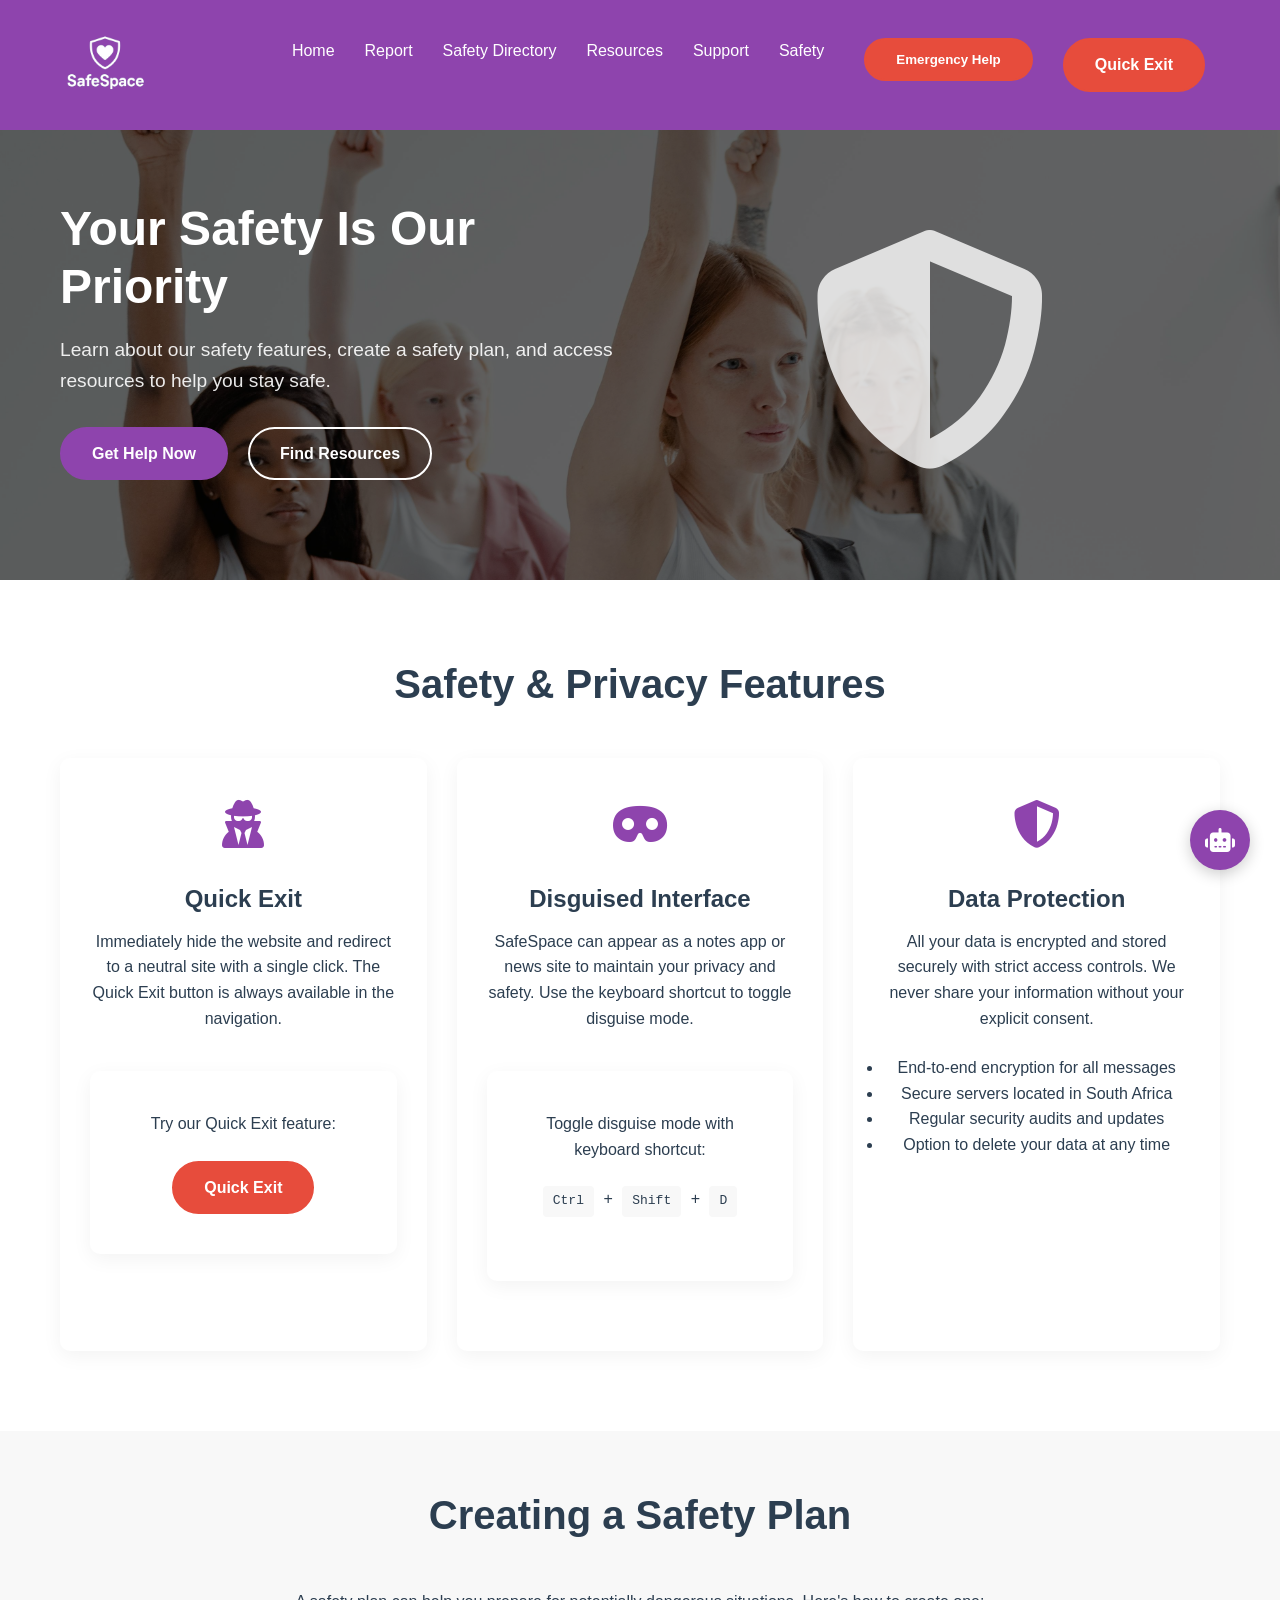
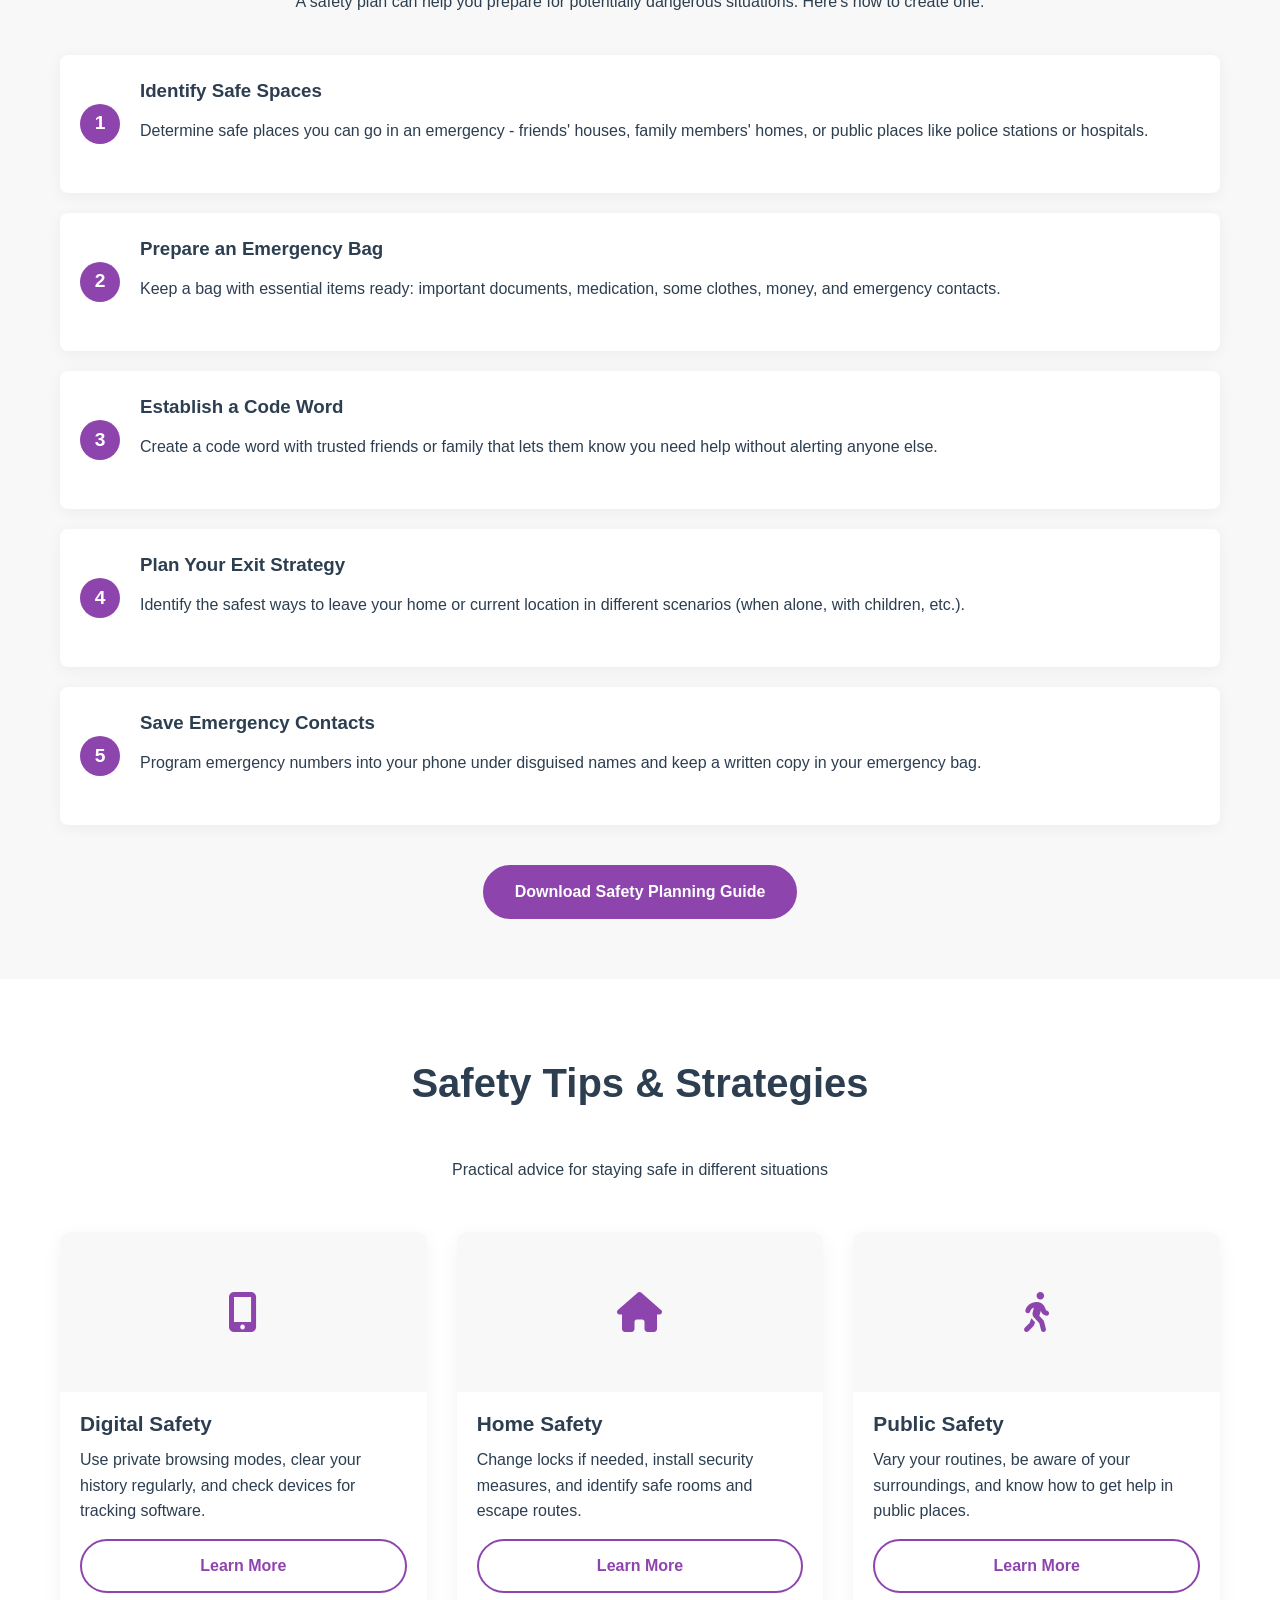
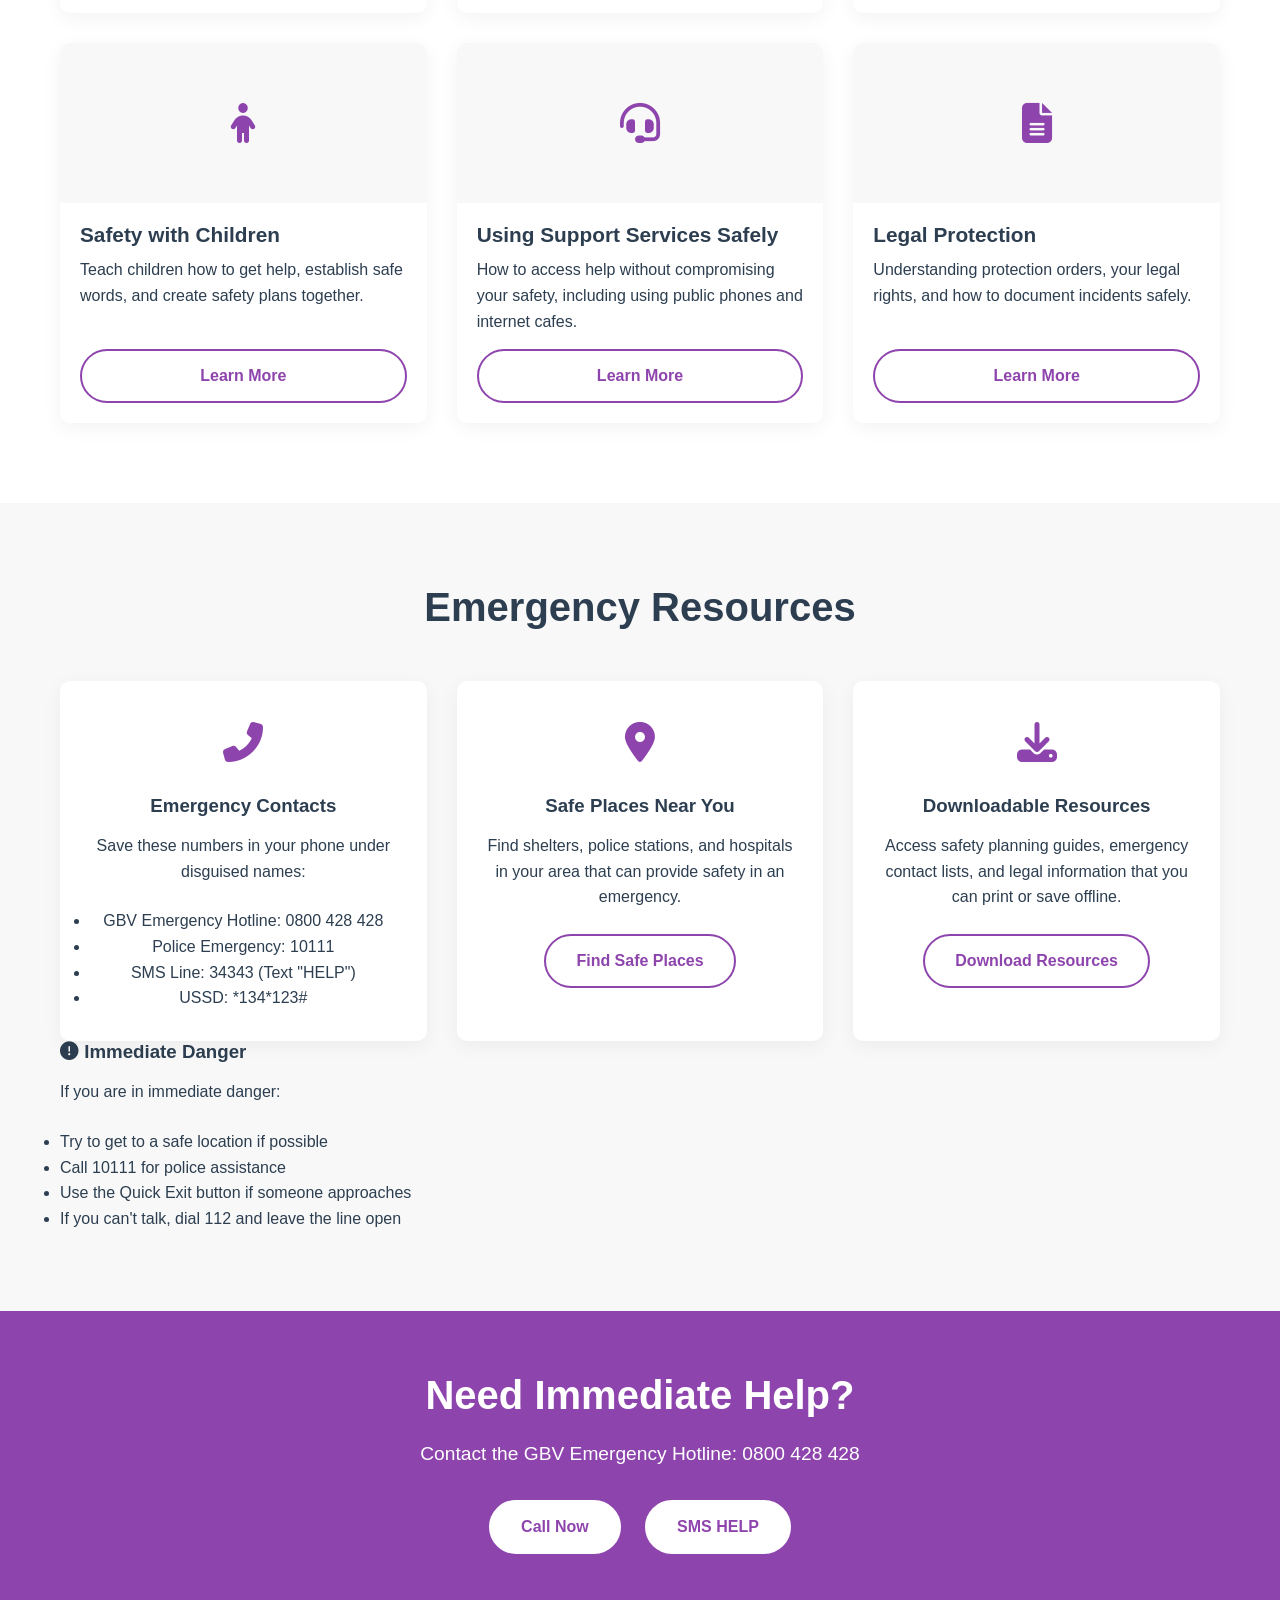
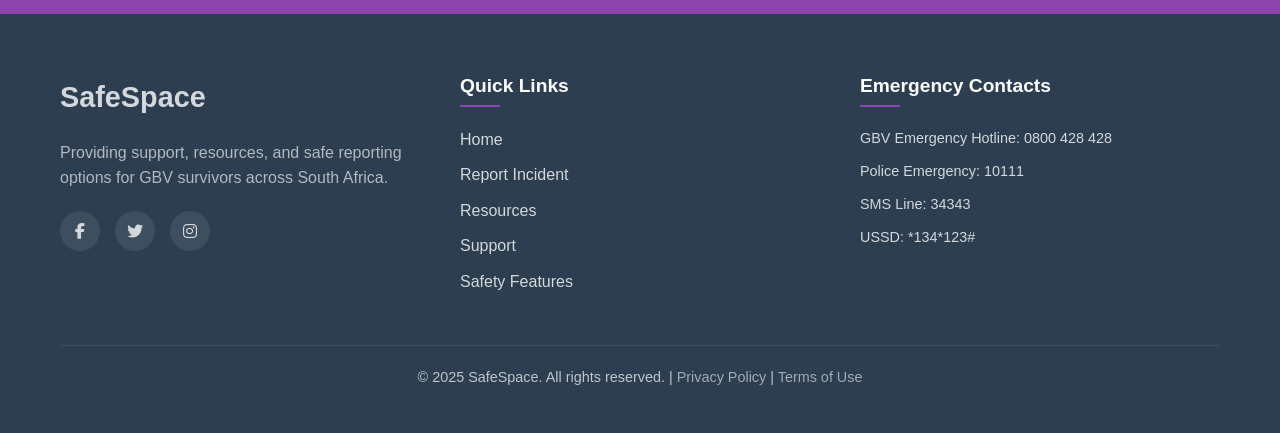
<file: templates/safety.html>
<!DOCTYPE html>
<html lang="en">
    <head>
        <meta charset="UTF-8" />
        <meta name="viewport" content="width=device-width, initial-scale=1.0" />
        <title>Safety Features - SafeSpace</title>
        <link
            rel="stylesheet"
            href="https://cdnjs.cloudflare.com/ajax/libs/font-awesome/6.4.0/css/all.min.css"
        />
        <link rel="stylesheet" href="/static/styles.css" />
        <style>
            /* Additional styles specific to the safety page */
            .safety-hero {
                background: linear-gradient(
                    135deg,
                    var(--primary-color) 0%,
                    #6c3483 100%
                );
                color: var(--white);
                padding: 140px 0 80px;
                text-align: center;
                margin-top: 80px;
            }

            .safety-features {
                padding: 80px 0;
            }

            .safety-card {
                background: var(--white);
                border-radius: 10px;
                padding: 30px;
                margin-bottom: 30px;
                box-shadow: 0 5px 20px rgba(0, 0, 0, 0.05);
                transition: var(--transition);
                display: flex;
                flex-direction: column;
                height: 100%;
            }

            .safety-card:hover {
                transform: translateY(-5px);
                box-shadow: 0 15px 30px rgba(0, 0, 0, 0.1);
            }

            .safety-card-header {
                display: flex;
                align-items: center;
                margin-bottom: 20px;
            }

            .safety-icon {
                width: 60px;
                height: 60px;
                background: var(--light-gray);
                border-radius: 50%;
                display: flex;
                align-items: center;
                justify-content: center;
                margin-right: 20px;
                color: var(--primary-color);
                font-size: 1.5rem;
            }

            .safety-card-title {
                font-size: 1.5rem;
                margin: 0;
                color: var(--dark-gray);
            }

            .safety-tips-grid {
                display: grid;
                grid-template-columns: repeat(auto-fill, minmax(300px, 1fr));
                gap: 30px;
                margin-top: 50px;
            }

            .safety-tip-card {
                background: var(--white);
                border-radius: 10px;
                overflow: hidden;
                box-shadow: 0 5px 20px rgba(0, 0, 0, 0.05);
                transition: var(--transition);
                display: flex;
                flex-direction: column;
                height: 100%;
            }

            .safety-tip-card:hover {
                transform: translateY(-5px);
                box-shadow: 0 15px 30px rgba(0, 0, 0, 0.1);
            }

            .tip-img {
                height: 160px;
                background-color: var(--light-gray);
                display: flex;
                align-items: center;
                justify-content: center;
                color: var(--primary-color);
                font-size: 2.5rem;
            }

            .tip-info {
                padding: 20px;
                flex-grow: 1;
                display: flex;
                flex-direction: column;
            }

            .tip-title {
                font-size: 1.3rem;
                margin-bottom: 10px;
                color: var(--dark-gray);
            }

            .tip-desc {
                margin-bottom: 15px;
                flex-grow: 1;
            }

            .safety-planning {
                background-color: var(--light-gray);
                padding: 60px 0;
            }

            .plan-steps {
                counter-reset: step-counter;
                margin: 40px 0;
            }

            .plan-step {
                position: relative;
                padding: 25px 25px 25px 80px;
                margin-bottom: 20px;
                background: var(--white);
                border-radius: 8px;
                box-shadow: 0 3px 15px rgba(0, 0, 0, 0.05);
            }

            .plan-step:before {
                counter-increment: step-counter;
                content: counter(step-counter);
                position: absolute;
                left: 20px;
                top: 50%;
                transform: translateY(-50%);
                width: 40px;
                height: 40px;
                background: var(--primary-color);
                color: var(--white);
                border-radius: 50%;
                display: flex;
                align-items: center;
                justify-content: center;
                font-weight: bold;
                font-size: 1.2rem;
            }

            .quick-exit-demo {
                text-align: center;
                padding: 40px;
                background: var(--white);
                border-radius: 10px;
                box-shadow: 0 5px 20px rgba(0, 0, 0, 0.05);
                margin: 40px 0;
            }

            .disguise-demo {
                text-align: center;
                padding: 40px;
                background: var(--white);
                border-radius: 10px;
                box-shadow: 0 5px 20px rgba(0, 0, 0, 0.05);
                margin: 40px 0;
            }

            .keyboard-shortcut {
                display: inline-block;
                padding: 5px 10px;
                background: var(--light-gray);
                border-radius: 4px;
                font-family: monospace;
                margin: 0 5px;
            }

            @media (max-width: 768px) {
                .safety-hero {
                    padding: 120px 0 60px;
                    margin-top: 70px;
                }

                .safety-tips-grid {
                    grid-template-columns: 1fr;
                }

                .safety-card-header {
                    flex-direction: column;
                    text-align: center;
                }

                .safety-icon {
                    margin-right: 0;
                    margin-bottom: 15px;
                }

                .plan-step {
                    padding: 60px 20px 20px 20px;
                }

                .plan-step:before {
                    top: 20px;
                    left: 50%;
                    transform: translateX(-50%);
                }
            }
        </style>
    </head>
    <body>
        <!-- Header / Navigation -->
        <header id="header">
            <div class="container nav-container">
                <a href="index.html" class="logo">
                    <img
                        src="/static/images/safe.png"
                        alt="SafeSpace Logo"
                        class="safe-logo"
                    />
                </a>

                <ul class="nav-menu">
                    <li class="nav-item">
                        <a href="/" class="nav-link">Home</a>
                    </li>
                    <li class="nav-item">
                        <a href="/report" class="nav-link">Report</a>
                    </li>
                    <li class="nav-item">
                        <a href="/safetydirectory" class="nav-link"
                            >Safety Directory</a
                        >
                    </li>
                    <li class="nav-item">
                        <a href="/downloads" class="nav-link">Resources</a>
                    </li>
                    <li class="nav-item">
                        <a href="/support" class="nav-link">Support</a>
                    </li>
                    <li class="nav-item">
                        <a href="/safety" class="nav-link">Safety</a>
                    </li>
                    <li class="nav-item nav-cta">
                        <button
                            class="btn btn-emergency"
                            onclick="triggerEmergency()"
                        >
                            Emergency Help
                        </button>
                    </li>

                    <script>
                        async function triggerEmergency() {
                            if (!navigator.geolocation) {
                                alert(
                                    "Geolocation is not supported by your browser."
                                );
                                return;
                            }

                            navigator.geolocation.getCurrentPosition(
                                async (position) => {
                                    const lat = position.coords.latitude;
                                    const lon = position.coords.longitude;

                                    // Reverse geocode: get human-readable address from coordinates
                                    let address = `Lat: ${lat}, Lon: ${lon}`;
                                    try {
                                        const geoRes = await fetch(
                                            `https://nominatim.openstreetmap.org/reverse?format=json&lat=${lat}&lon=${lon}`
                                        );
                                        const geoData = await geoRes.json();
                                        if (geoData.display_name) {
                                            address = geoData.display_name;
                                        }
                                    } catch (err) {
                                        console.error(
                                            "Reverse geocoding failed:",
                                            err
                                        );
                                    }

                                    // Emergency message with location
                                    const emergencyNumber = "+27612028093";
                                    const emergencyMessage = `🚨 EMERGENCY ALERT: A user needs immediate help!\n📍 Location: ${address}\n🔗 Maps: https://www.google.com/maps?q=${lat},${lon}`;

                                    // Send to Flask backend -> Africa's Talking
                                    fetch("/send", {
                                        method: "POST",
                                        headers: {
                                            "Content-Type":
                                                "application/x-www-form-urlencoded",
                                        },
                                        body: `number=${encodeURIComponent(
                                            emergencyNumber
                                        )}&message=${encodeURIComponent(
                                            emergencyMessage
                                        )}`,
                                    })
                                        .then((response) => response.text())
                                        .then((data) => {
                                            alert(
                                                "✅ Emergency alert with live location sent!"
                                            );
                                            console.log(
                                                "Server response:",
                                                data
                                            );
                                        })
                                        .catch((error) => {
                                            alert(
                                                "❌ Failed to send emergency alert."
                                            );
                                            console.error("Error:", error);
                                        });
                                },
                                () => {
                                    alert("⚠️ Unable to retrieve location.");
                                }
                            );
                        }
                    </script>

                    <li class="nav-item quick-exit">
                        <a
                            href="https://www.google.com/search?client=firefox-b-d&q=famous+tik+tok+dances+2025"
                            class="btn btn-emergency"
                            >Quick Exit</a
                        >
                    </li>
                </ul>

                <div class="hamburger">
                    <span class="bar"></span>
                    <span class="bar"></span>
                    <span class="bar"></span>
                </div>
            </div>
        </header>

        <!-- Hero Section -->
        <section class="hero" id="home">
            <div class="container hero-content">
                <div class="hero-text">
                    <h1 class="hero-heading">Your Safety Is Our Priority</h1>
                    <p class="hero-subheading">
                        Learn about our safety features, create a safety plan,
                        and access resources to help you stay safe.
                    </p>
                    <div class="hero-buttons">
                        <a href="#reporting" class="btn btn-primary"
                            >Get Help Now</a
                        >
                        <a href="#resources" class="btn btn-secondary"
                            >Find Resources</a
                        >
                    </div>
                </div>
                <div class="hero-image">
                    <i href="/safe.png" class="fas fa-shield-alt"></i>
                </div>
            </div>
        </section>

        <!-- Safety Features Section -->
        <section class="safety-features" id="safety-features">
            <div class="container">
                <h2 class="section-title">Safety & Privacy Features</h2>

                <div class="features-grid">
                    <div class="feature-card">
                        <div class="feature-icon">
                            <i class="fas fa-user-secret"></i>
                        </div>
                        <h3 class="feature-title">Quick Exit</h3>
                        <p>
                            Immediately hide the website and redirect to a
                            neutral site with a single click. The Quick Exit
                            button is always available in the navigation.
                        </p>
                        <div class="quick-exit-demo">
                            <p>Try our Quick Exit feature:</p>
                            <a
                                href="https://www.google.com"
                                class="btn btn-emergency"
                                >Quick Exit</a
                            >
                        </div>
                    </div>

                    <div class="feature-card">
                        <div class="feature-icon">
                            <i class="fas fa-mask"></i>
                        </div>
                        <h3 class="feature-title">Disguised Interface</h3>
                        <p>
                            SafeSpace can appear as a notes app or news site to
                            maintain your privacy and safety. Use the keyboard
                            shortcut to toggle disguise mode.
                        </p>
                        <div class="disguise-demo">
                            <p>Toggle disguise mode with keyboard shortcut:</p>
                            <p>
                                <span class="keyboard-shortcut">Ctrl</span> +
                                <span class="keyboard-shortcut">Shift</span> +
                                <span class="keyboard-shortcut">D</span>
                            </p>
                        </div>
                    </div>

                    <div class="feature-card">
                        <div class="feature-icon">
                            <i class="fas fa-shield-alt"></i>
                        </div>
                        <h3 class="feature-title">Data Protection</h3>
                        <p>
                            All your data is encrypted and stored securely with
                            strict access controls. We never share your
                            information without your explicit consent.
                        </p>
                        <ul>
                            <li>End-to-end encryption for all messages</li>
                            <li>Secure servers located in South Africa</li>
                            <li>Regular security audits and updates</li>
                            <li>Option to delete your data at any time</li>
                        </ul>
                    </div>
                </div>
            </div>
        </section>

        <!-- Safety Planning Section -->
        <section class="safety-planning" id="safety-plan">
            <div class="container">
                <h2 class="section-title">Creating a Safety Plan</h2>
                <p class="text-center">
                    A safety plan can help you prepare for potentially dangerous
                    situations. Here's how to create one:
                </p>

                <div class="plan-steps">
                    <div class="plan-step">
                        <h3>Identify Safe Spaces</h3>
                        <p>
                            Determine safe places you can go in an emergency -
                            friends' houses, family members' homes, or public
                            places like police stations or hospitals.
                        </p>
                    </div>

                    <div class="plan-step">
                        <h3>Prepare an Emergency Bag</h3>
                        <p>
                            Keep a bag with essential items ready: important
                            documents, medication, some clothes, money, and
                            emergency contacts.
                        </p>
                    </div>

                    <div class="plan-step">
                        <h3>Establish a Code Word</h3>
                        <p>
                            Create a code word with trusted friends or family
                            that lets them know you need help without alerting
                            anyone else.
                        </p>
                    </div>

                    <div class="plan-step">
                        <h3>Plan Your Exit Strategy</h3>
                        <p>
                            Identify the safest ways to leave your home or
                            current location in different scenarios (when alone,
                            with children, etc.).
                        </p>
                    </div>

                    <div class="plan-step">
                        <h3>Save Emergency Contacts</h3>
                        <p>
                            Program emergency numbers into your phone under
                            disguised names and keep a written copy in your
                            emergency bag.
                        </p>
                    </div>
                </div>

                <div class="text-center">
                    <a href="/downloads" class="btn btn-primary"
                        >Download Safety Planning Guide</a
                    >
                </div>
            </div>
        </section>

        <!-- Safety Tips Section -->
        <section class="about" id="safety-tips">
            <div class="container">
                <h2 class="section-title">Safety Tips & Strategies</h2>
                <p class="text-center">
                    Practical advice for staying safe in different situations
                </p>

                <div class="safety-tips-grid">
                    <div class="safety-tip-card">
                        <div class="tip-img">
                            <i class="fas fa-mobile-alt"></i>
                        </div>
                        <div class="tip-info">
                            <h3 class="tip-title">Digital Safety</h3>
                            <p class="tip-desc">
                                Use private browsing modes, clear your history
                                regularly, and check devices for tracking
                                software.
                            </p>
                            <a href="#" class="btn btn-outline">Learn More</a>
                        </div>
                    </div>

                    <div class="safety-tip-card">
                        <div class="tip-img">
                            <i class="fas fa-home"></i>
                        </div>
                        <div class="tip-info">
                            <h3 class="tip-title">Home Safety</h3>
                            <p class="tip-desc">
                                Change locks if needed, install security
                                measures, and identify safe rooms and escape
                                routes.
                            </p>
                            <a href="#" class="btn btn-outline">Learn More</a>
                        </div>
                    </div>

                    <div class="safety-tip-card">
                        <div class="tip-img">
                            <i class="fas fa-walking"></i>
                        </div>
                        <div class="tip-info">
                            <h3 class="tip-title">Public Safety</h3>
                            <p class="tip-desc">
                                Vary your routines, be aware of your
                                surroundings, and know how to get help in public
                                places.
                            </p>
                            <a href="#" class="btn btn-outline">Learn More</a>
                        </div>
                    </div>

                    <div class="safety-tip-card">
                        <div class="tip-img">
                            <i class="fas fa-child"></i>
                        </div>
                        <div class="tip-info">
                            <h3 class="tip-title">Safety with Children</h3>
                            <p class="tip-desc">
                                Teach children how to get help, establish safe
                                words, and create safety plans together.
                            </p>
                            <a href="#" class="btn btn-outline">Learn More</a>
                        </div>
                    </div>

                    <div class="safety-tip-card">
                        <div class="tip-img">
                            <i class="fas fa-headset"></i>
                        </div>
                        <div class="tip-info">
                            <h3 class="tip-title">
                                Using Support Services Safely
                            </h3>
                            <p class="tip-desc">
                                How to access help without compromising your
                                safety, including using public phones and
                                internet cafes.
                            </p>
                            <a href="#" class="btn btn-outline">Learn More</a>
                        </div>
                    </div>

                    <div class="safety-tip-card">
                        <div class="tip-img">
                            <i class="fas fa-file-alt"></i>
                        </div>
                        <div class="tip-info">
                            <h3 class="tip-title">Legal Protection</h3>
                            <p class="tip-desc">
                                Understanding protection orders, your legal
                                rights, and how to document incidents safely.
                            </p>
                            <a href="#" class="btn btn-outline">Learn More</a>
                        </div>
                    </div>
                </div>
            </div>
        </section>

        <!-- Emergency Resources Section -->
        <section class="features" id="emergency-resources">
            <div class="container">
                <h2 class="section-title">Emergency Resources</h2>

                <div class="features-container">
                    <div class="feature-highlight">
                        <div class="feature-highlight-icon">
                            <i class="fas fa-phone-alt"></i>
                        </div>
                        <h3>Emergency Contacts</h3>
                        <p>
                            Save these numbers in your phone under disguised
                            names:
                        </p>
                        <ul>
                            <li>GBV Emergency Hotline: 0800 428 428</li>
                            <li>Police Emergency: 10111</li>
                            <li>SMS Line: 34343 (Text "HELP")</li>
                            <li>USSD: *134*123#</li>
                        </ul>
                    </div>

                    <div class="feature-highlight">
                        <div class="feature-highlight-icon">
                            <i class="fas fa-map-marker-alt"></i>
                        </div>
                        <h3>Safe Places Near You</h3>
                        <p>
                            Find shelters, police stations, and hospitals in
                            your area that can provide safety in an emergency.
                        </p>
                        <a href="/shelters" class="btn btn-outline"
                            >Find Safe Places</a
                        >
                    </div>

                    <div class="feature-highlight">
                        <div class="feature-highlight-icon">
                            <i class="fas fa-download"></i>
                        </div>
                        <h3>Downloadable Resources</h3>
                        <p>
                            Access safety planning guides, emergency contact
                            lists, and legal information that you can print or
                            save offline.
                        </p>
                        <a href="/downloads" class="btn btn-outline"
                            >Download Resources</a
                        >
                    </div>
                </div>

                <div class="emergency-contact-box">
                    <h3>
                        <i class="fas fa-exclamation-circle"></i> Immediate
                        Danger
                    </h3>
                    <p>If you are in immediate danger:</p>
                    <ul>
                        <li>Try to get to a safe location if possible</li>
                        <li>Call 10111 for police assistance</li>
                        <li>Use the Quick Exit button if someone approaches</li>
                        <li>
                            If you can't talk, dial 112 and leave the line open
                        </li>
                    </ul>
                </div>
            </div>
        </section>

        <!-- Emergency CTA Banner -->
        <section class="cta-banner">
            <div class="container">
                <h2 class="cta-heading">Need Immediate Help?</h2>
                <p class="cta-text">
                    Contact the GBV Emergency Hotline: 0800 428 428
                </p>
                <a href="tel:0800428428" class="btn btn-light">Call Now</a>
                <a href="sms:34343" class="btn btn-light">SMS HELP</a>
            </div>
        </section>

        <!-- Footer -->
        <footer id="contact">
            <div class="container">
                <div class="footer-content">
                    <div class="footer-about">
                        <a href="index.html" class="footer-logo">SafeSpace</a>
                        <p class="footer-about">
                            Providing support, resources, and safe reporting
                            options for GBV survivors across South Africa.
                        </p>
                        <div class="social-icons">
                            <a href="#"><i class="fab fa-facebook-f"></i></a>
                            <a href="#"><i class="fab fa-twitter"></i></a>
                            <a href="#"><i class="fab fa-instagram"></i></a>
                        </div>
                    </div>

                    <div class="footer-links">
                        <h3 class="footer-heading">Quick Links</h3>
                        <ul>
                            <li><a href="/">Home</a></li>
                            <li><a href="/report">Report Incident</a></li>
                            <li><a href="/downloads">Resources</a></li>
                            <li><a href="/support">Support</a></li>
                            <li><a href="/safety">Safety Features</a></li>
                        </ul>
                    </div>

                    <div class="footer-contact">
                        <h3 class="footer-heading">Emergency Contacts</h3>
                        <p>GBV Emergency Hotline: 0800 428 428</p>
                        <p>Police Emergency: 10111</p>
                        <p>SMS Line: 34343</p>
                        <p>USSD: *134*123#</p>
                    </div>
                </div>

                <div class="copyright">
                    <p>
                        © 2025 SafeSpace. All rights reserved. |
                        <a href="#">Privacy Policy</a> |
                        <a href="#">Terms of Use</a>
                    </p>
                </div>
            </div>
        </footer>

        <!-- AI chat (fixed at bottom) -->
        <div class="chat-container">
            <div class="chat-button" id="chatToggle">
                <i class="fas fa-robot"></i>
            </div>
            <div class="chat-window" id="chatWindow">
                <div class="chat-header">
                    <h3>SafeSpace Assistant</h3>
                    <button class="close-chat" id="closeChat">&times;</button>
                </div>
                <div class="chat-messages" id="chatMessages">
                    <div class="message bot-message">
                        Hi, I'm here to help. How can I assist you today?
                    </div>
                </div>
                <div class="chat-input">
                    <input
                        type="text"
                        id="userInput"
                        placeholder="Type your question here..."
                    />
                    <button id="sendMessage">
                        <i class="fas fa-paper-plane"></i>
                    </button>
                </div>
            </div>
        </div>

        <script src="/static/script.js"></script>
        <script>
            // Function to toggle disguise mode
            function toggleDisguise() {
                document.body.classList.toggle("disguise-mode");
                if (document.body.classList.contains("disguise-mode")) {
                    document.title = "Weather Forecast";
                    // You could also change other elements here to complete the disguise
                } else {
                    document.title = "Safety Features - SafeSpace";
                    // Revert other changes here
                }
            }

            // Add keyboard shortcut for disguise mode (Ctrl+Shift+D)
            document.addEventListener("keydown", function (e) {
                if (e.ctrlKey && e.shiftKey && e.key === "D") {
                    toggleDisguise();
                }
            });

            // Smooth scrolling for anchor links
            document.addEventListener("DOMContentLoaded", function () {
                document.querySelectorAll('a[href^="#"]').forEach((anchor) => {
                    anchor.addEventListener("click", function (e) {
                        e.preventDefault();

                        const targetId = this.getAttribute("href");
                        if (targetId === "#") return;

                        const targetElement = document.querySelector(targetId);
                        if (targetElement) {
                            window.scrollTo({
                                top: targetElement.offsetTop - 100,
                                behavior: "smooth",
                            });
                        }
                    });
                });
            });
        </script>
    </body>
</html>
</file>
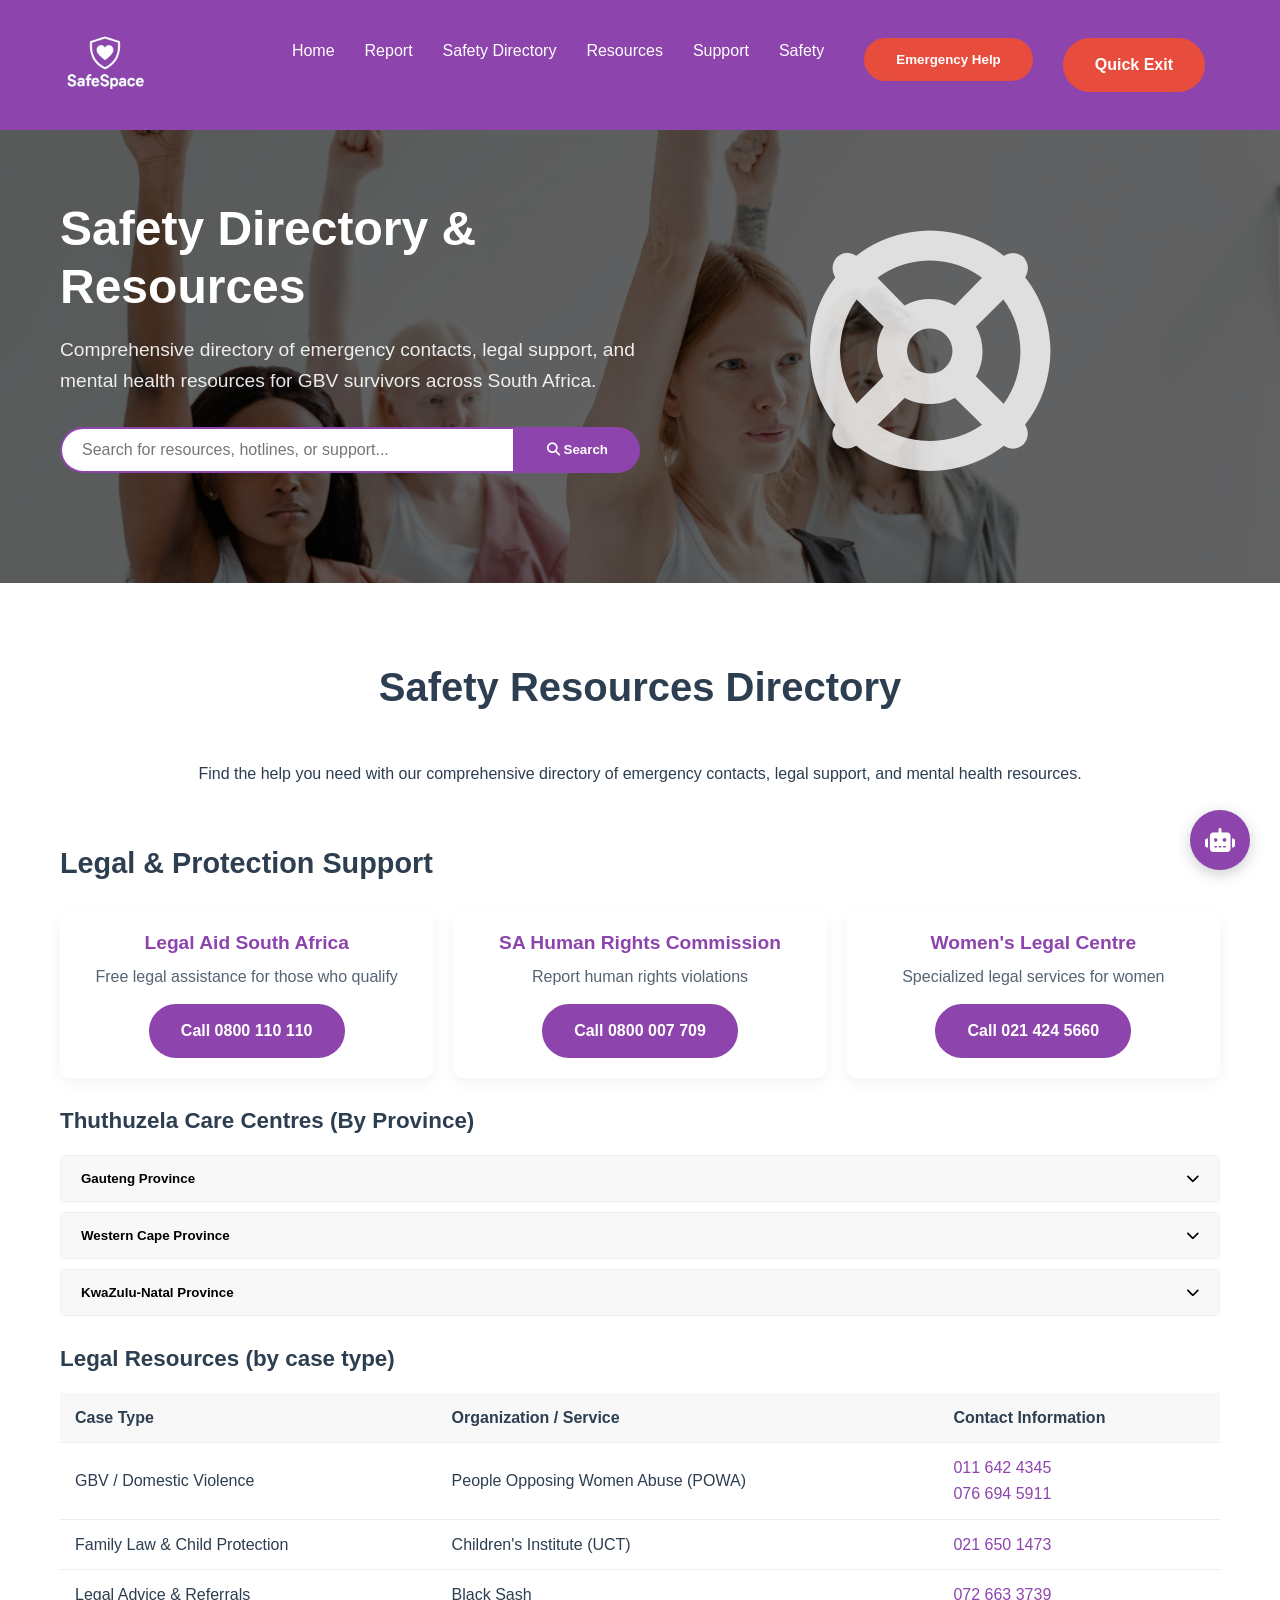
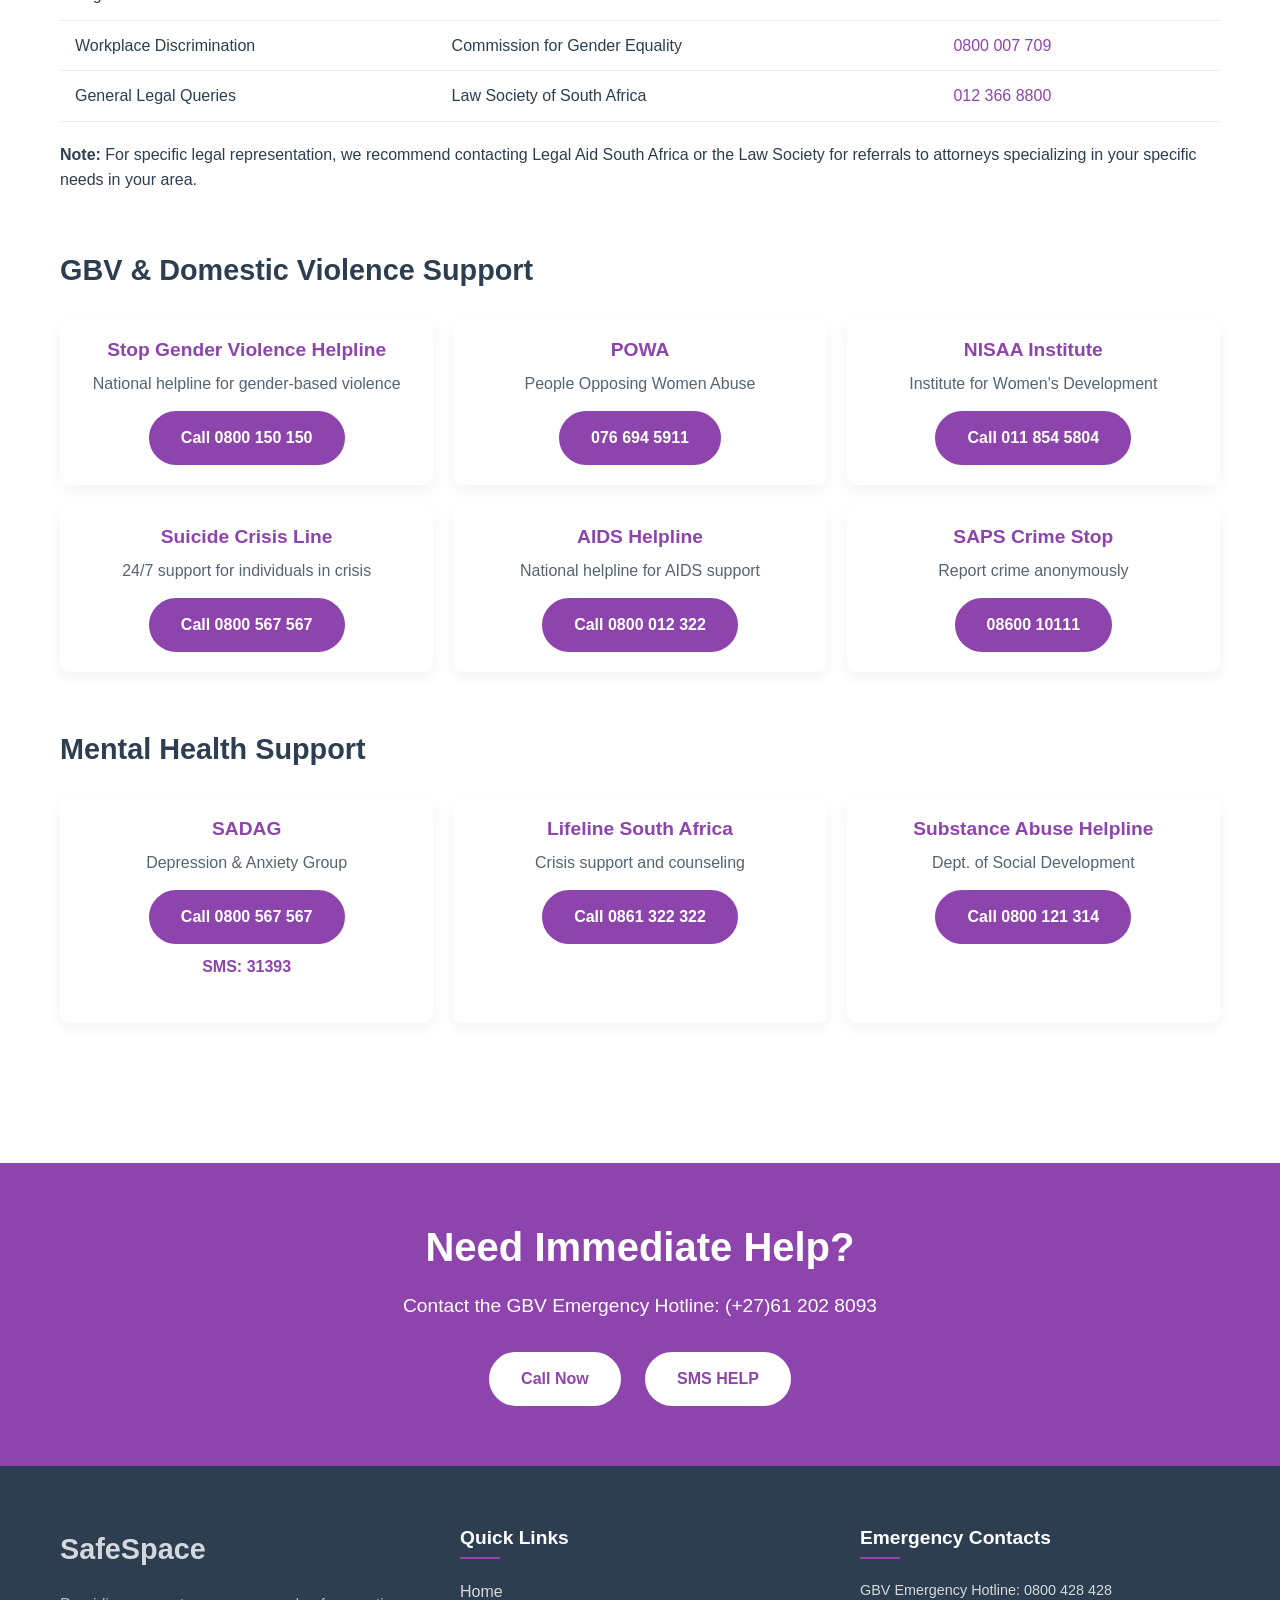
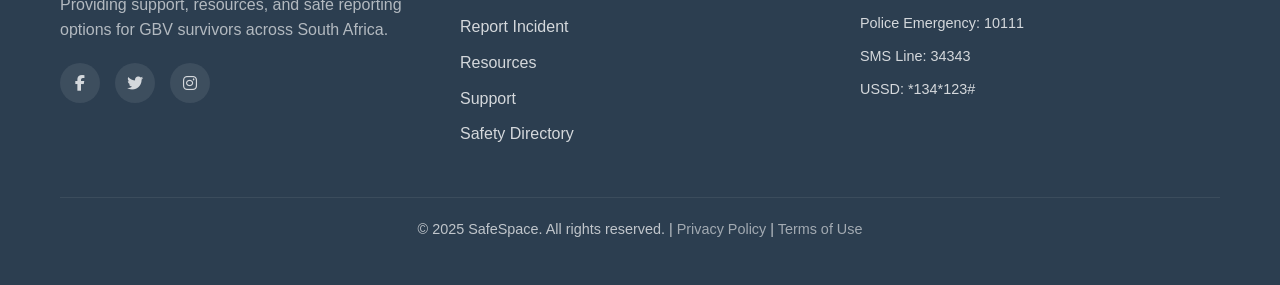
<file: templates/safetydirectory.html>
<!DOCTYPE html>
<html lang="en">
    <head>
        <meta charset="UTF-8" />
        <meta name="viewport" content="width=device-width, initial-scale=1.0" />
        <title>SafeSpace - Safety Directory</title>
        <link
            rel="stylesheet"
            href="https://cdnjs.cloudflare.com/ajax/libs/font-awesome/6.4.0/css/all.min.css"
        />
        <link rel="stylesheet" href="/static/styles.css" />
    </head>
    <body>
        <!-- Header / Navigation -->
        <header id="header">
            <div class="container nav-container">
                <a href="index.html" class="logo">
                    <img
                        src="/static/images/safe.png"
                        alt="SafeSpace Logo"
                        class="safe-logo"
                    />
                </a>

                <ul class="nav-menu">
                    <li class="nav-item">
                        <a href="/" class="nav-link">Home</a>
                    </li>
                    <li class="nav-item">
                        <a href="/report" class="nav-link">Report</a>
                    </li>
                    <li class="nav-item">
                        <a href="/safetydirectory" class="nav-link"
                            >Safety Directory</a
                        >
                    </li>
                    <li class="nav-item">
                        <a href="/downloads" class="nav-link">Resources</a>
                    </li>
                    <li class="nav-item">
                        <a href="/support" class="nav-link">Support</a>
                    </li>
                    <li class="nav-item">
                        <a href="/safety" class="nav-link">Safety</a>
                    </li>
                    <li class="nav-item nav-cta">
                        <button
                            class="btn btn-emergency"
                            onclick="triggerEmergency()"
                        >
                            Emergency Help
                        </button>
                    </li>

                    <script>
                        async function triggerEmergency() {
                            if (!navigator.geolocation) {
                                alert(
                                    "Geolocation is not supported by your browser."
                                );
                                return;
                            }

                            navigator.geolocation.getCurrentPosition(
                                async (position) => {
                                    const lat = position.coords.latitude;
                                    const lon = position.coords.longitude;

                                    // Reverse geocode: get human-readable address from coordinates
                                    let address = `Lat: ${lat}, Lon: ${lon}`;
                                    try {
                                        const geoRes = await fetch(
                                            `https://nominatim.openstreetmap.org/reverse?format=json&lat=${lat}&lon=${lon}`
                                        );
                                        const geoData = await geoRes.json();
                                        if (geoData.display_name) {
                                            address = geoData.display_name;
                                        }
                                    } catch (err) {
                                        console.error(
                                            "Reverse geocoding failed:",
                                            err
                                        );
                                    }

                                    // Emergency message with location
                                    const emergencyNumber = "+27612028093";
                                    const emergencyMessage = `🚨 EMERGENCY ALERT: A user needs immediate help!\n📍 Location: ${address}\n🔗 Maps: https://www.google.com/maps?q=${lat},${lon}`;

                                    // Send to Flask backend -> Africa's Talking
                                    fetch("/send", {
                                        method: "POST",
                                        headers: {
                                            "Content-Type":
                                                "application/x-www-form-urlencoded",
                                        },
                                        body: `number=${encodeURIComponent(
                                            emergencyNumber
                                        )}&message=${encodeURIComponent(
                                            emergencyMessage
                                        )}`,
                                    })
                                        .then((response) => response.text())
                                        .then((data) => {
                                            alert(
                                                "✅ Emergency alert with live location sent!"
                                            );
                                            console.log(
                                                "Server response:",
                                                data
                                            );
                                        })
                                        .catch((error) => {
                                            alert(
                                                "❌ Failed to send emergency alert."
                                            );
                                            console.error("Error:", error);
                                        });
                                },
                                () => {
                                    alert("⚠️ Unable to retrieve location.");
                                }
                            );
                        }
                    </script>

                    <li class="nav-item quick-exit">
                        <a
                            href="https://www.google.com/search?client=firefox-b-d&q=famous+tik+tok+dances+2025"
                            class="btn btn-emergency"
                            >Quick Exit</a
                        >
                    </li>
                </ul>

                <div class="hamburger">
                    <span class="bar"></span>
                    <span class="bar"></span>
                    <span class="bar"></span>
                </div>
            </div>
        </header>

        <!-- Hero Section -->
        <section class="hero" id="home">
            <div class="container hero-content">
                <div class="hero-text">
                    <h1 class="hero-heading">Safety Directory & Resources</h1>
                    <p class="hero-subheading">
                        Comprehensive directory of emergency contacts, legal
                        support, and mental health resources for GBV survivors
                        across South Africa.
                    </p>
                    <div class="search-container">
                        <div class="search-box">
                            <input
                                type="text"
                                id="searchInput"
                                placeholder="Search for resources, hotlines, or support..."
                            />
                            <button id="searchButton" class="btn btn-primary">
                                <i class="fas fa-search"></i> Search
                            </button>
                        </div>
                    </div>
                </div>
                <div class="hero-image">
                    <i class="fas fa-life-ring"></i>
                </div>
            </div>
        </section>

        <!-- Safety Directory Content -->
        <section class="about" id="directory">
            <div class="container">
                <h2 class="section-title">Safety Resources Directory</h2>
                <p class="text-center">
                    Find the help you need with our comprehensive directory of
                    emergency contacts, legal support, and mental health
                    resources.
                </p>

                <!-- Emergency Hotlines Section -->
                <div class="directory-section" id="legal">
                    <h3 class="directory-heading">
                        Legal & Protection Support
                    </h3>
                    <div class="resources-grid">
                        <div class="resource-card">
                            <h4 class="resource-title">
                                Legal Aid South Africa
                            </h4>
                            <p class="resource-desc">
                                Free legal assistance for those who qualify
                            </p>
                            <a href="tel:0800110110" class="btn btn-primary"
                                >Call 0800 110 110</a
                            >
                        </div>
                        <div class="resource-card">
                            <h4 class="resource-title">
                                SA Human Rights Commission
                            </h4>
                            <p class="resource-desc">
                                Report human rights violations
                            </p>
                            <a href="tel:0800007709" class="btn btn-primary"
                                >Call 0800 007 709</a
                            >
                        </div>
                        <div class="resource-card">
                            <h4 class="resource-title">Women's Legal Centre</h4>
                            <p class="resource-desc">
                                Specialized legal services for women
                            </p>
                            <a href="tel:0214245660" class="btn btn-primary"
                                >Call 021 424 5660</a
                            >
                        </div>
                    </div>

                    <h4 class="sub-heading">
                        Thuthuzela Care Centres (By Province)
                    </h4>
                    <div class="accordion">
                        <div class="accordion-item">
                            <button class="accordion-header">
                                Gauteng Province
                                <i class="fas fa-chevron-down"></i>
                            </button>
                            <div class="accordion-content">
                                <p>
                                    <strong>Johannesburg:</strong> 011 488 4346
                                </p>
                                <p><strong>Pretoria:</strong> 012 354 6508</p>
                                <p><strong>Springs:</strong> 011 812 5512</p>
                            </div>
                        </div>
                        <div class="accordion-item">
                            <button class="accordion-header">
                                Western Cape Province
                                <i class="fas fa-chevron-down"></i>
                            </button>
                            <div class="accordion-content">
                                <p><strong>Cape Town:</strong> 021 938 9222</p>
                                <p>
                                    <strong>Khayelitsha:</strong> 021 360 4710
                                </p>
                                <p><strong>Wynberg:</strong> 021 799 1270</p>
                            </div>
                        </div>
                        <div class="accordion-item">
                            <button class="accordion-header">
                                KwaZulu-Natal Province
                                <i class="fas fa-chevron-down"></i>
                            </button>
                            <div class="accordion-content">
                                <p><strong>Durban:</strong> 031 327 2272</p>
                                <p>
                                    <strong>Pietermaritzburg:</strong> 033 395
                                    3040
                                </p>
                                <p>
                                    <strong>Port Shepstone:</strong> 039 682
                                    4424
                                </p>
                            </div>
                        </div>
                    </div>

                    <h4 class="sub-heading">Legal Resources (by case type)</h4>
                    <div class="table-container">
                        <table class="resources-table">
                            <thead>
                                <tr>
                                    <th>Case Type</th>
                                    <th>Organization / Service</th>
                                    <th>Contact Information</th>
                                </tr>
                            </thead>
                            <tbody>
                                <tr>
                                    <td>GBV / Domestic Violence</td>
                                    <td>People Opposing Women Abuse (POWA)</td>
                                    <td>
                                        <a href="tel:0116424345">011 642 4345</a
                                        ><br />
                                        <a href="tel:0766945911"
                                            >076 694 5911</a
                                        >
                                    </td>
                                </tr>
                                <tr>
                                    <td>Family Law & Child Protection</td>
                                    <td>Children's Institute (UCT)</td>
                                    <td>
                                        <a href="tel:0216501473"
                                            >021 650 1473</a
                                        >
                                    </td>
                                </tr>
                                <tr>
                                    <td>Legal Advice & Referrals</td>
                                    <td>Black Sash</td>
                                    <td>
                                        <a href="tel:0726633739"
                                            >072 663 3739</a
                                        >
                                    </td>
                                </tr>
                                <tr>
                                    <td>Workplace Discrimination</td>
                                    <td>Commission for Gender Equality</td>
                                    <td>
                                        <a href="tel:0800077095"
                                            >0800 007 709</a
                                        >
                                    </td>
                                </tr>
                                <tr>
                                    <td>General Legal Queries</td>
                                    <td>Law Society of South Africa</td>
                                    <td>
                                        <a href="tel:0123668800"
                                            >012 366 8800</a
                                        >
                                    </td>
                                </tr>
                            </tbody>
                        </table>
                    </div>

                    <div class="resource-note">
                        <p>
                            <strong>Note:</strong> For specific legal
                            representation, we recommend contacting Legal Aid
                            South Africa or the Law Society for referrals to
                            attorneys specializing in your specific needs in
                            your area.
                        </p>
                    </div>
                </div>

                <!-- GBV Support Section -->
                <div class="directory-section" id="gbv-support">
                    <h3 class="directory-heading">
                        GBV & Domestic Violence Support
                    </h3>
                    <div class="resources-grid">
                        <div class="resource-card">
                            <h4 class="resource-title">
                                Stop Gender Violence Helpline
                            </h4>
                            <p class="resource-desc">
                                National helpline for gender-based violence
                            </p>
                            <a href="tel:0800150150" class="btn btn-primary"
                                >Call 0800 150 150</a
                            >
                        </div>
                        <div class="resource-card">
                            <h4 class="resource-title">POWA</h4>
                            <p class="resource-desc">
                                People Opposing Women Abuse
                            </p>
                            <a href="tel:0766945911" class="btn btn-primary"
                                >076 694 5911</a
                            >
                        </div>
                        <div class="resource-card">
                            <h4 class="resource-title">NISAA Institute</h4>
                            <p class="resource-desc">
                                Institute for Women's Development
                            </p>
                            <a href="tel:0118545804" class="btn btn-primary"
                                >Call 011 854 5804</a
                            >
                        </div>
                        <div class="resource-card">
                            <h4 class="resource-title">Suicide Crisis Line</h4>
                            <p class="resource-desc">
                                24/7 support for individuals in crisis
                            </p>
                            <a href="tel:0118545804" class="btn btn-primary"
                                >Call 0800 567 567</a
                            >
                        </div>
                        <div class="resource-card">
                            <h4 class="resource-title">AIDS Helpline</h4>
                            <p class="resource-desc">
                                National helpline for AIDS support
                            </p>
                            <a href="tel:0118545804" class="btn btn-primary"
                                >Call 0800 012 322</a
                            >
                        </div>
                        <div class="resource-card">
                            <h4 class="resource-title">SAPS Crime Stop</h4>
                            <p class="resource-desc">
                                Report crime anonymously
                            </p>
                            <a href="tel:0860010111" class="btn btn-primary"
                                >08600 10111</a
                            >
                        </div>
                    </div>
                </div>

                <!-- Mental Health Section -->
                <div class="directory-section" id="mental-health">
                    <h3 class="directory-heading">Mental Health Support</h3>
                    <div class="resources-grid">
                        <div class="resource-card">
                            <h4 class="resource-title">SADAG</h4>
                            <p class="resource-desc">
                                Depression & Anxiety Group
                            </p>
                            <a href="tel:0800567567" class="btn btn-primary"
                                >Call 0800 567 567</a
                            >
                            <p class="ussd-code">SMS: 31393</p>
                        </div>
                        <div class="resource-card">
                            <h4 class="resource-title">
                                Lifeline South Africa
                            </h4>
                            <p class="resource-desc">
                                Crisis support and counseling
                            </p>
                            <a href="tel:0861322322" class="btn btn-primary"
                                >Call 0861 322 322</a
                            >
                        </div>
                        <div class="resource-card">
                            <h4 class="resource-title">
                                Substance Abuse Helpline
                            </h4>
                            <p class="resource-desc">
                                Dept. of Social Development
                            </p>
                            <a href="tel:0800121314" class="btn btn-primary"
                                >Call 0800 121 314</a
                            >
                        </div>
                    </div>
                </div>
            </div>
        </section>

        <!-- Emergency CTA Banner -->
        <section class="cta-banner">
            <div class="container">
                <h2 class="cta-heading">Need Immediate Help?</h2>
                <p class="cta-text">
                    Contact the GBV Emergency Hotline: (+27)61 202 8093
                </p>
                <a href="tel:+27612028093" class="btn btn-light">Call Now</a>
                <a href="tel:*384*7427#" class="btn btn-light">SMS HELP</a>
            </div>
        </section>

        <!-- Footer -->
        <footer id="contact">
            <div class="container">
                <div class="footer-content">
                    <div class="footer-about">
                        <a href="index.html" class="footer-logo">SafeSpace</a>
                        <p class="footer-about">
                            Providing support, resources, and safe reporting
                            options for GBV survivors across South Africa.
                        </p>
                        <div class="social-icons">
                            <a href="#"><i class="fab fa-facebook-f"></i></a>
                            <a href="#"><i class="fab fa-twitter"></i></a>
                            <a href="#"><i class="fab fa-instagram"></i></a>
                        </div>
                    </div>

                    <div class="footer-links">
                        <h3 class="footer-heading">Quick Links</h3>
                        <ul>
                            <li><a href="/index">Home</a></li>
                            <li><a href="/report">Report Incident</a></li>
                            <li><a href="/downloads">Resources</a></li>
                            <li><a href="/support">Support</a></li>
                            <li><a href="/safety">Safety Directory</a></li>
                        </ul>
                    </div>

                    <div class="footer-contact">
                        <h3 class="footer-heading">Emergency Contacts</h3>
                        <p>GBV Emergency Hotline: 0800 428 428</p>
                        <p>Police Emergency: 10111</p>
                        <p>SMS Line: 34343</p>
                        <p>USSD: *134*123#</p>
                    </div>
                </div>

                <div class="copyright">
                    <p>
                        © 2025 SafeSpace. All rights reserved. |
                        <a href="#">Privacy Policy</a> |
                        <a href="#">Terms of Use</a>
                    </p>
                </div>
            </div>
        </footer>

        <!-- AI chat (fixed at bottom) -->
        <div class="chat-container">
            <div class="chat-button" id="chatToggle">
                <i class="fas fa-robot"></i>
            </div>
            <div class="chat-window" id="chatWindow">
                <div class="chat-header">
                    <h3>SafeSpace Assistant</h3>
                    <button class="close-chat" id="closeChat">&times;</button>
                </div>
                <div class="chat-messages" id="chatMessages">
                    <div class="message bot-message">
                        Hi, I'm here to help. How can I assist you today?
                    </div>
                </div>
                <div class="chat-input">
                    <input
                        type="text"
                        id="userInput"
                        placeholder="Type your question here..."
                    />
                    <button id="sendMessage">
                        <i class="fas fa-paper-plane"></i>
                    </button>
                </div>
            </div>
        </div>

        <script src="/static/script.js"></script>
        <script>
            // Search functionality
            document.addEventListener("DOMContentLoaded", function () {
                const searchInput = document.getElementById("searchInput");
                const searchButton = document.getElementById("searchButton");
                const allResourceCards =
                    document.querySelectorAll(".resource-card");
                const directorySections =
                    document.querySelectorAll(".directory-section");

                // Search function
                function performSearch() {
                    const searchTerm = searchInput.value.toLowerCase().trim();

                    if (searchTerm === "") {
                        // Show all if search is empty
                        allResourceCards.forEach((card) => {
                            card.style.display = "block";
                        });
                        directorySections.forEach((section) => {
                            section.style.display = "block";
                        });
                        return;
                    }

                    let foundResults = false;

                    // Hide all cards first
                    allResourceCards.forEach((card) => {
                        card.style.display = "none";
                    });

                    // Show sections that have matches
                    directorySections.forEach((section) => {
                        section.style.display = "none";
                    });

                    // Show cards that match the search term
                    allResourceCards.forEach((card) => {
                        const cardText = card.textContent.toLowerCase();
                        if (cardText.includes(searchTerm)) {
                            card.style.display = "block";
                            card.closest(".directory-section").style.display =
                                "block";
                            foundResults = true;
                        }
                    });

                    if (!foundResults) {
                        // Show no results message
                        const noResults = document.createElement("div");
                        noResults.className = "no-results";
                        noResults.innerHTML = `
                        <h3>No results found for "${searchTerm}"</h3>
                        <p>Try searching with different keywords or browse the categories above.</p>
                    `;

                        const directorySection =
                            document.getElementById("directory");
                        if (!document.querySelector(".no-results")) {
                            directorySection.appendChild(noResults);
                        }
                    } else {
                        // Remove no results message if it exists
                        const noResults = document.querySelector(".no-results");
                        if (noResults) {
                            noResults.remove();
                        }
                    }
                }

                // Event listeners
                searchButton.addEventListener("click", performSearch);
                searchInput.addEventListener("keypress", function (e) {
                    if (e.key === "Enter") {
                        performSearch();
                    }
                });

                // Accordion functionality
                const accordionHeaders =
                    document.querySelectorAll(".accordion-header");
                accordionHeaders.forEach((header) => {
                    header.addEventListener("click", function () {
                        this.classList.toggle("active");
                        const content = this.nextElementSibling;

                        if (content.style.display === "block") {
                            content.style.display = "none";
                        } else {
                            content.style.display = "block";
                        }

                        // Rotate icon
                        const icon = this.querySelector("i");
                        icon.classList.toggle("fa-chevron-down");
                        icon.classList.toggle("fa-chevron-up");
                    });
                });
            });
        </script>

        <style>
            /* Additional styles for the safety directory page */
            .search-container {
                margin: 30px 0;
            }

            .search-box {
                display: flex;
                max-width: 600px;
                margin: 0 auto;
            }

            .search-box input {
                flex: 1;
                padding: 12px 20px;
                border: 2px solid var(--primary-color);
                border-radius: 30px 0 0 30px;
                font-size: 1rem;
                outline: none;
            }

            .search-box button {
                border-radius: 0 30px 30px 0;
                white-space: nowrap;
            }

            .directory-section {
                margin: 60px 0;
            }

            .directory-heading {
                font-size: 1.8rem;
                margin-bottom: 30px;
                color: var(--dark-gray);
                display: flex;
                align-items: center;
                gap: 10px;
            }

            .emergency-icon {
                color: var(--emergency-color);
            }

            .legal-icon {
                color: #8e44ad;
            }

            .gbv-icon {
                color: #9b59b6;
            }

            .mental-health-icon {
                color: #3498db;
            }

            .resources-grid {
                display: grid;
                grid-template-columns: repeat(auto-fill, minmax(280px, 1fr));
                gap: 20px;
                margin-bottom: 30px;
            }

            .resource-card {
                background: var(--white);
                border-radius: 10px;
                padding: 20px;
                box-shadow: 0 5px 15px rgba(0, 0, 0, 0.05);
                transition: var(--transition);
                text-align: center;
            }

            .resource-card:hover {
                transform: translateY(-5px);
                box-shadow: 0 10px 25px rgba(0, 0, 0, 0.1);
            }

            .resource-title {
                font-size: 1.2rem;
                color: var(--primary-color);
                margin-bottom: 10px;
            }

            .resource-desc {
                margin-bottom: 15px;
                color: var(--dark-gray);
                opacity: 0.8;
            }

            .ussd-code {
                margin-top: 10px;
                font-weight: bold;
                color: var(--primary-color);
            }

            .sub-heading {
                font-size: 1.4rem;
                margin: 30px 0 20px;
                color: var(--dark-gray);
            }

            .accordion {
                margin: 20px 0;
            }

            .accordion-item {
                margin-bottom: 10px;
                border: 1px solid #eee;
                border-radius: 5px;
                overflow: hidden;
            }

            .accordion-header {
                width: 100%;
                padding: 15px 20px;
                background: var(--light-gray);
                border: none;
                text-align: left;
                font-weight: 600;
                cursor: pointer;
                display: flex;
                justify-content: space-between;
                align-items: center;
            }

            .accordion-header:hover {
                background: #e8e8e8;
            }

            .accordion-content {
                padding: 15px 20px;
                display: none;
                background: var(--white);
            }

            .accordion-content p {
                margin-bottom: 10px;
            }

            .table-container {
                overflow-x: auto;
                margin: 20px 0;
            }

            .resources-table {
                width: 100%;
                border-collapse: collapse;
            }

            .resources-table th,
            .resources-table td {
                padding: 12px 15px;
                text-align: left;
                border-bottom: 1px solid #eee;
            }

            .resources-table th {
                background-color: var(--light-gray);
                font-weight: 600;
            }

            .resources-table tr:hover {
                background-color: #f9f9f9;
            }

            .resources-table a {
                color: var(--primary-color);
                font-weight: 500;
            }

            .no-results {
                text-align: center;
                padding: 40px;
                background: var(--light-gray);
                border-radius: 10px;
                margin: 30px 0;
            }

            @media (max-width: 768px) {
                .search-box {
                    flex-direction: column;
                }

                .search-box input {
                    border-radius: 30px;
                    margin-bottom: 10px;
                }

                .search-box button {
                    border-radius: 30px;
                }

                .resources-grid {
                    grid-template-columns: 1fr;
                }
            }
        </style>
    </body>
</html>
</file>
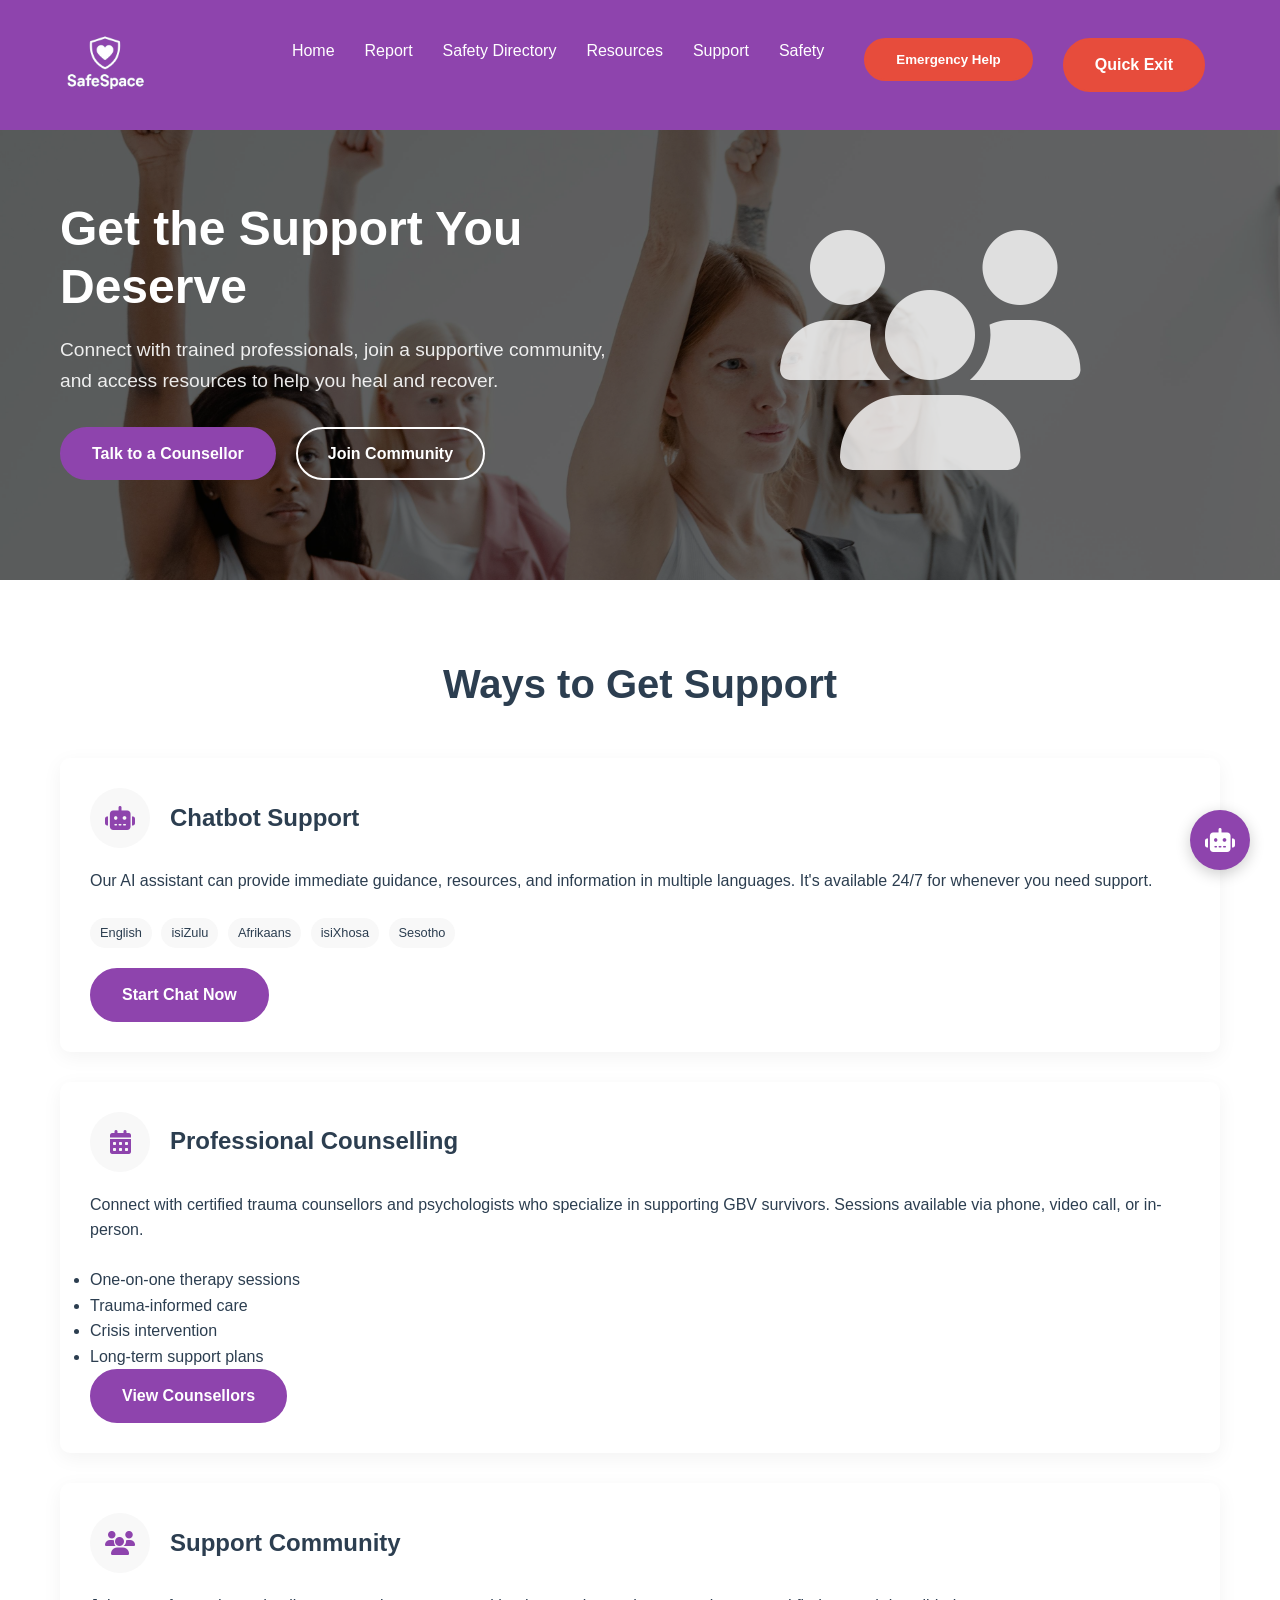
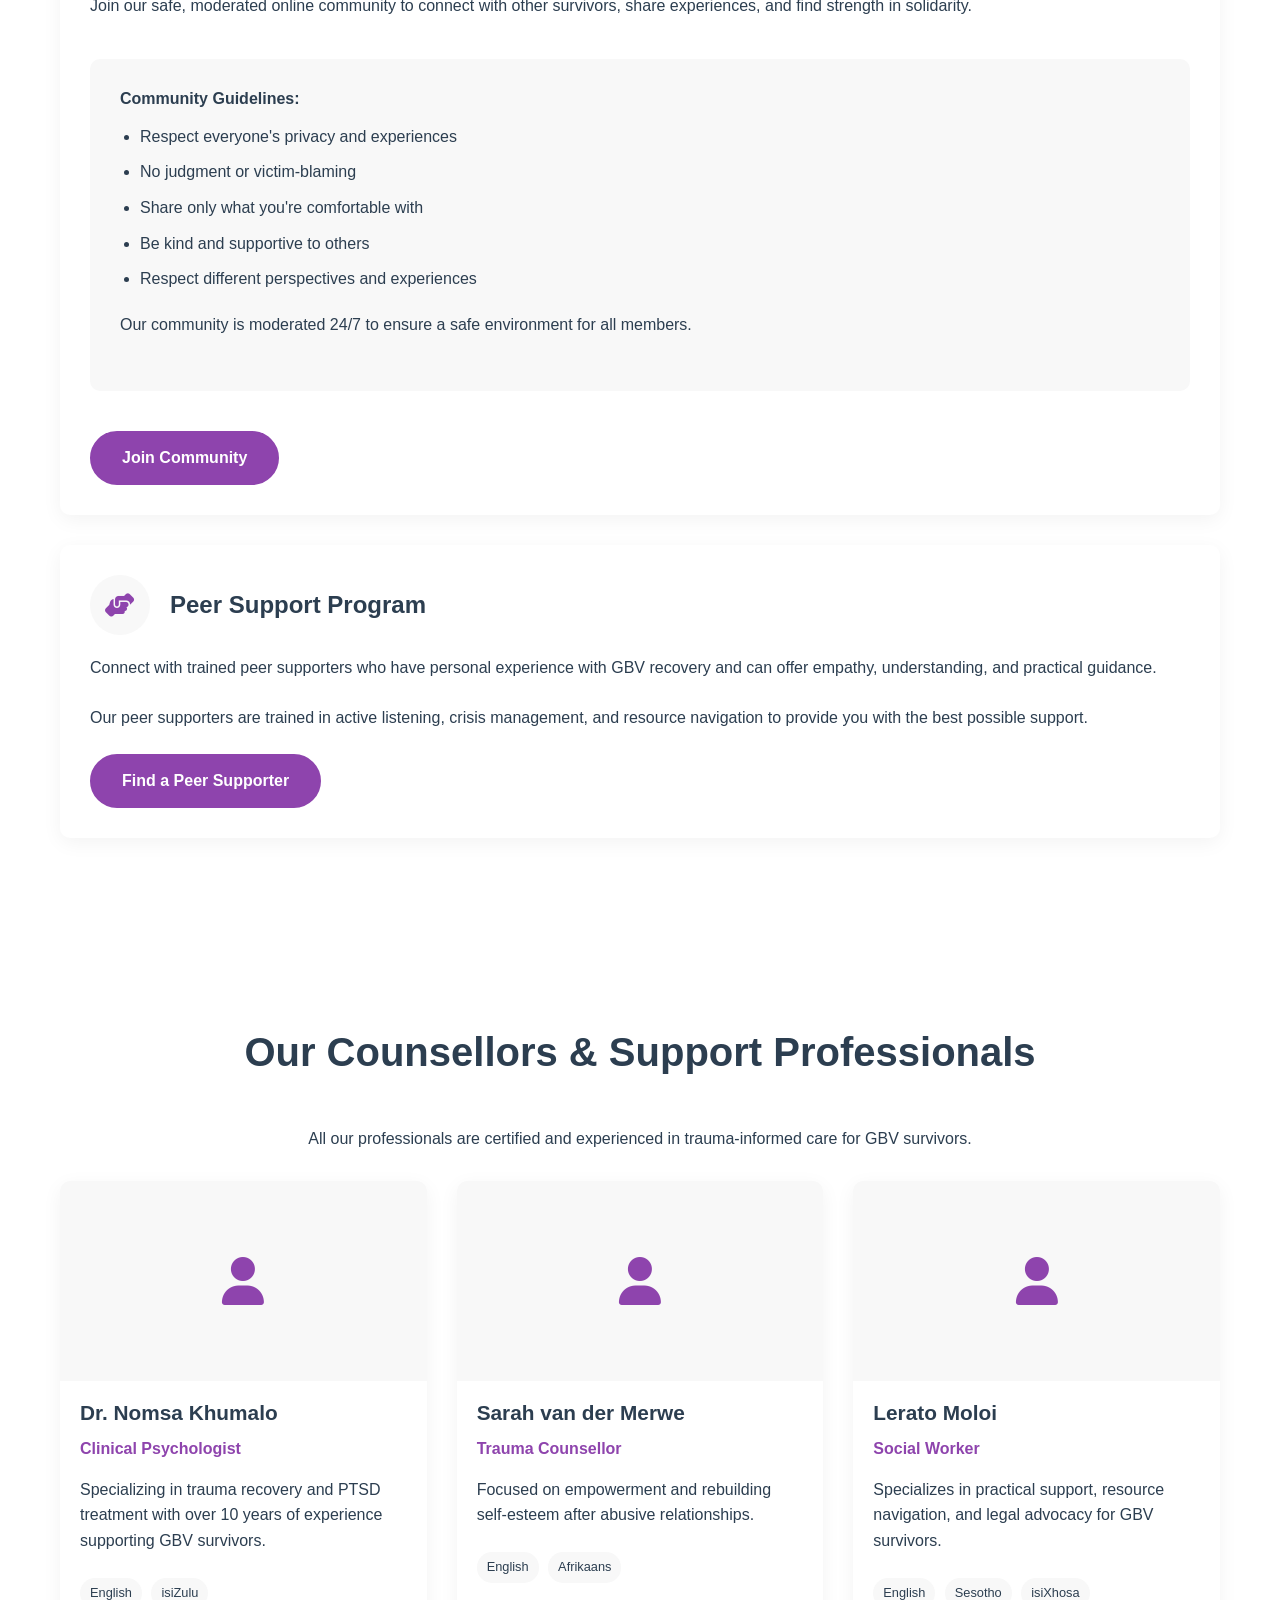
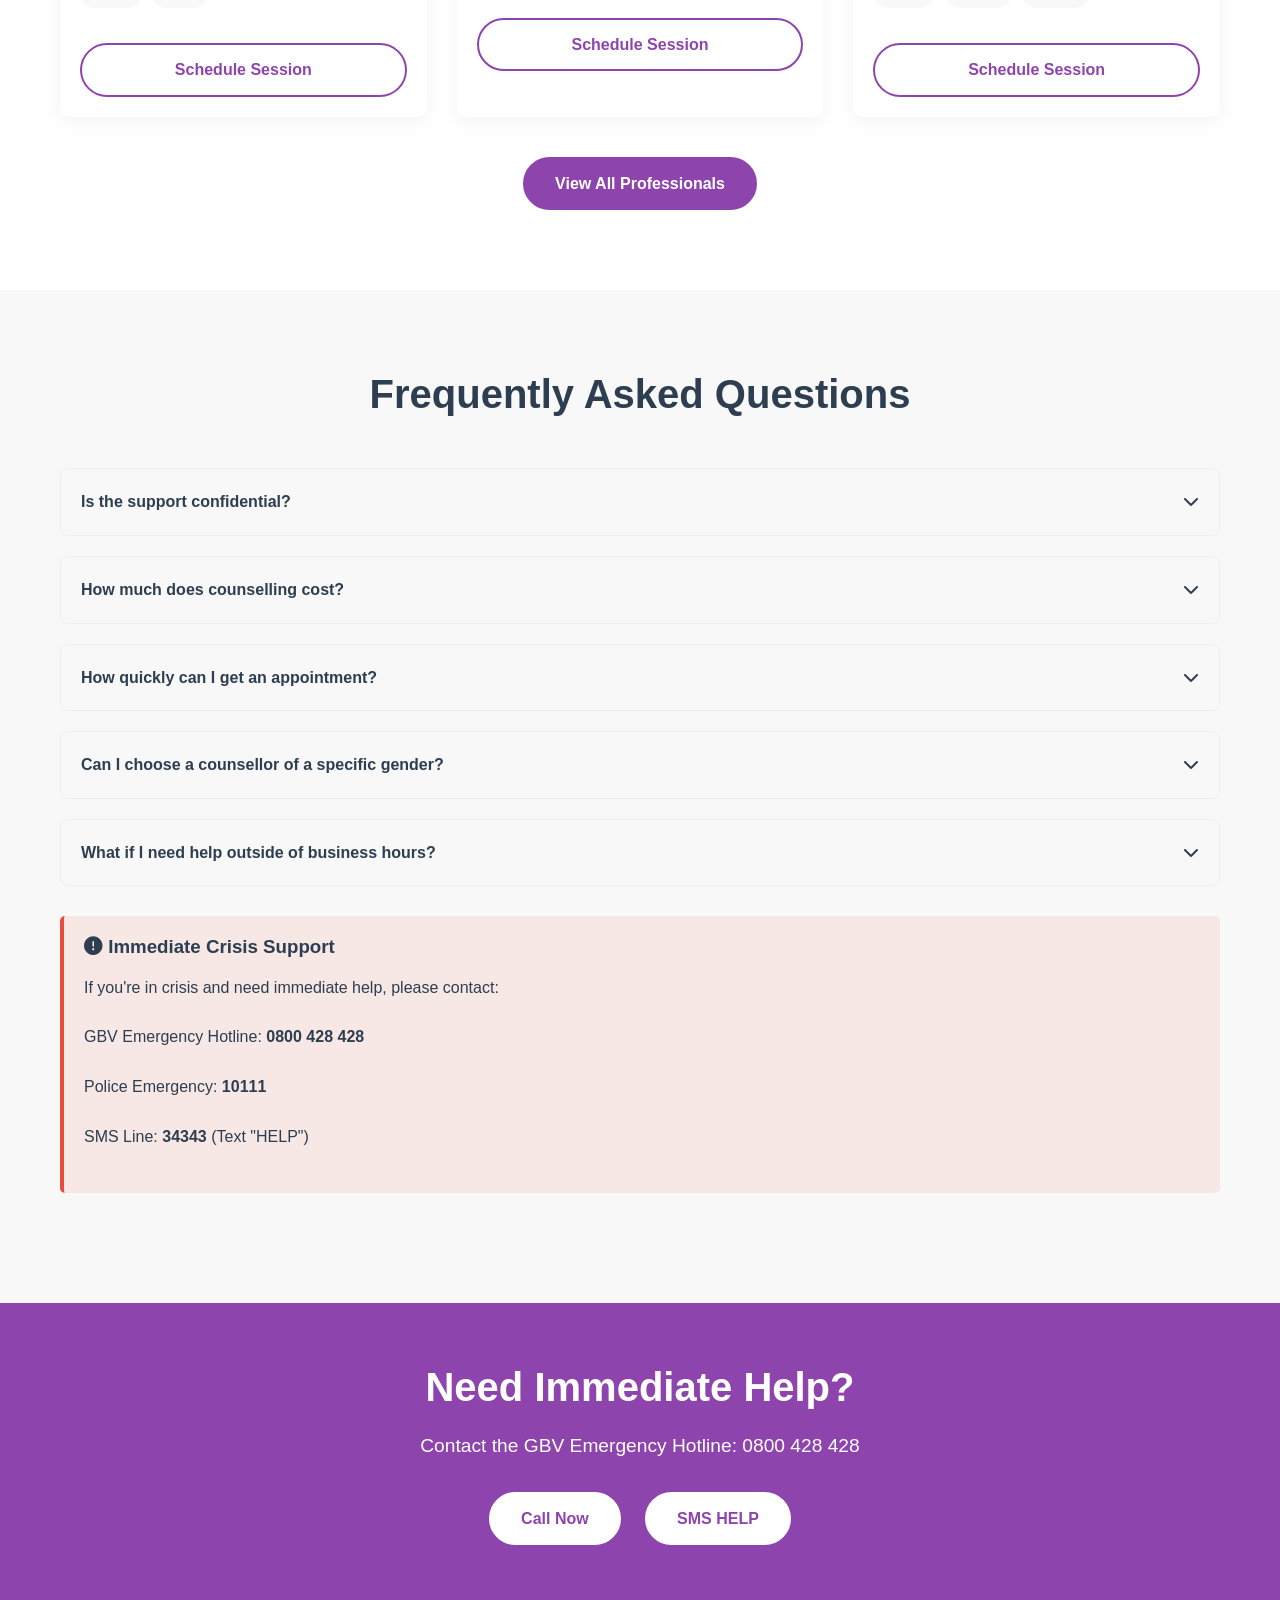
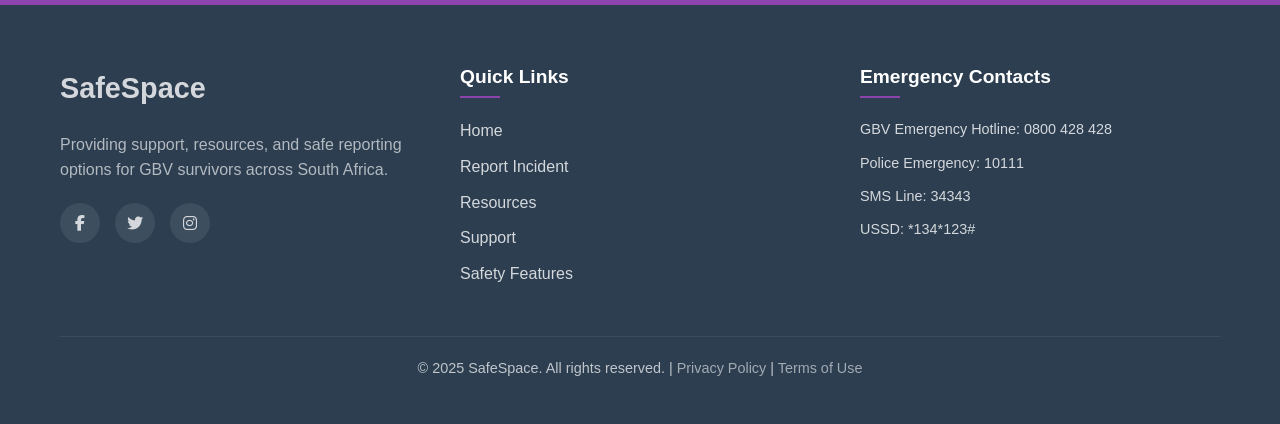
<file: templates/support.html>
<!DOCTYPE html>
<html lang="en">
    <head>
        <meta charset="UTF-8" />
        <meta name="viewport" content="width=device-width, initial-scale=1.0" />
        <title>Get Support - SafeSpace</title>
        <link
            rel="stylesheet"
            href="https://cdnjs.cloudflare.com/ajax/libs/font-awesome/6.4.0/css/all.min.css"
        />
        <link rel="stylesheet" href="/static/styles.css" />
        <style>
            /* Additional styles specific to the support page */
            .support-hero {
                background: linear-gradient(
                    135deg,
                    var(--primary-color) 0%,
                    #6c3483 100%
                );
                color: var(--white);
                padding: 140px 0 80px; /* Increased top padding to account for fixed navbar */
                text-align: center;
                margin-top: 80px; /* Added margin to push content below fixed header */
            }

            .support-options {
                padding: 80px 0;
            }

            .support-card {
                background: var(--white);
                border-radius: 10px;
                padding: 30px;
                margin-bottom: 30px;
                box-shadow: 0 5px 20px rgba(0, 0, 0, 0.05);
                transition: var(--transition);
            }

            .support-card:hover {
                transform: translateY(-5px);
                box-shadow: 0 15px 30px rgba(0, 0, 0, 0.1);
            }

            .support-card-header {
                display: flex;
                align-items: center;
                margin-bottom: 20px;
            }

            .support-icon {
                width: 60px;
                height: 60px;
                background: var(--light-gray);
                border-radius: 50%;
                display: flex;
                align-items: center;
                justify-content: center;
                margin-right: 20px;
                color: var(--primary-color);
                font-size: 1.5rem;
            }

            .support-card-title {
                font-size: 1.5rem;
                margin: 0;
                color: var(--dark-gray);
            }

            .counsellor-grid {
                display: grid;
                grid-template-columns: repeat(auto-fill, minmax(300px, 1fr));
                gap: 30px;
                margin-top: 30px;
            }

            .counsellor-card {
                background: var(--white);
                border-radius: 10px;
                overflow: hidden;
                box-shadow: 0 5px 20px rgba(0, 0, 0, 0.05);
                transition: var(--transition);
            }

            .counsellor-card:hover {
                transform: translateY(-5px);
                box-shadow: 0 15px 30px rgba(0, 0, 0, 0.1);
            }

            .counsellor-img {
                height: 200px;
                background-color: var(--light-gray);
                display: flex;
                align-items: center;
                justify-content: center;
                color: var(--primary-color);
                font-size: 3rem;
            }

            .counsellor-info {
                padding: 20px;
            }

            .counsellor-name {
                font-size: 1.3rem;
                margin-bottom: 10px;
                color: var(--dark-gray);
            }

            .counsellor-specialty {
                color: var(--primary-color);
                font-weight: 600;
                margin-bottom: 15px;
                display: block;
            }

            .counsellor-languages {
                margin: 15px 0;
            }

            .language-tag {
                display: inline-block;
                background-color: var(--light-gray);
                padding: 5px 10px;
                border-radius: 15px;
                margin: 0 5px 5px 0;
                font-size: 0.8rem;
            }

            .schedule-btn {
                width: 100%;
                text-align: center;
                margin-top: 15px;
            }

            .faq-container {
                margin-top: 50px;
            }

            .faq-item {
                margin-bottom: 20px;
                border: 1px solid #eee;
                border-radius: 8px;
                overflow: hidden;
            }

            .faq-question {
                padding: 20px;
                background: var(--light-gray);
                font-weight: 600;
                cursor: pointer;
                display: flex;
                justify-content: space-between;
                align-items: center;
            }

            .faq-answer {
                padding: 0 20px;
                max-height: 0;
                overflow: hidden;
                transition: max-height 0.3s ease, padding 0.3s ease;
            }

            .faq-item.active .faq-answer {
                max-height: 500px;
                padding: 20px;
            }

            .faq-item.active .faq-toggle i {
                transform: rotate(180deg);
            }

            .faq-toggle {
                transition: transform 0.3s ease;
            }

            .community-guidelines {
                background: var(--light-gray);
                padding: 30px;
                border-radius: 10px;
                margin: 40px 0;
            }

            .guidelines-list {
                margin-left: 20px;
                margin-bottom: 20px;
            }

            .guidelines-list li {
                margin-bottom: 10px;
            }

            .emergency-contact-box {
                background: rgba(231, 76, 60, 0.1);
                border-left: 4px solid var(--emergency-color);
                padding: 20px;
                border-radius: 5px;
                margin: 30px 0;
            }

            @media (max-width: 768px) {
                .support-hero {
                    padding: 120px 0 60px; /* Adjusted for mobile */
                    margin-top: 70px; /* Adjusted for mobile */
                }

                .counsellor-grid {
                    grid-template-columns: 1fr;
                }

                .support-card-header {
                    flex-direction: column;
                    text-align: center;
                }

                .support-icon {
                    margin-right: 0;
                    margin-bottom: 15px;
                }
            }
        </style>
    </head>
    <body>
        <!-- Header / Navigation -->
        <header id="header">
            <div class="container nav-container">
                <a href="index.html" class="logo">
                    <img
                        src="/static/images/safe.png"
                        alt="SafeSpace Logo"
                        class="safe-logo"
                    />
                </a>

                <ul class="nav-menu">
                    <li class="nav-item">
                        <a href="/" class="nav-link">Home</a>
                    </li>
                    <li class="nav-item">
                        <a href="/report" class="nav-link">Report</a>
                    </li>
                    <li class="nav-item">
                        <a href="/safetydirectory" class="nav-link"
                            >Safety Directory</a
                        >
                    </li>
                    <li class="nav-item">
                        <a href="/downloads" class="nav-link">Resources</a>
                    </li>
                    <li class="nav-item">
                        <a href="/support" class="nav-link">Support</a>
                    </li>
                    <li class="nav-item">
                        <a href="/safety" class="nav-link">Safety</a>
                    </li>
                    <li class="nav-item nav-cta">
                        <button
                            class="btn btn-emergency"
                            onclick="triggerEmergency()"
                        >
                            Emergency Help
                        </button>
                    </li>

                    <script>
                        async function triggerEmergency() {
                            if (!navigator.geolocation) {
                                alert(
                                    "Geolocation is not supported by your browser."
                                );
                                return;
                            }

                            navigator.geolocation.getCurrentPosition(
                                async (position) => {
                                    const lat = position.coords.latitude;
                                    const lon = position.coords.longitude;

                                    // Reverse geocode: get human-readable address from coordinates
                                    let address = `Lat: ${lat}, Lon: ${lon}`;
                                    try {
                                        const geoRes = await fetch(
                                            `https://nominatim.openstreetmap.org/reverse?format=json&lat=${lat}&lon=${lon}`
                                        );
                                        const geoData = await geoRes.json();
                                        if (geoData.display_name) {
                                            address = geoData.display_name;
                                        }
                                    } catch (err) {
                                        console.error(
                                            "Reverse geocoding failed:",
                                            err
                                        );
                                    }

                                    // Emergency message with location
                                    const emergencyNumber = "+27612028093";
                                    const emergencyMessage = `🚨 EMERGENCY ALERT: A user needs immediate help!\n📍 Location: ${address}\n🔗 Maps: https://www.google.com/maps?q=${lat},${lon}`;

                                    // Send to Flask backend -> Africa's Talking
                                    fetch("/send", {
                                        method: "POST",
                                        headers: {
                                            "Content-Type":
                                                "application/x-www-form-urlencoded",
                                        },
                                        body: `number=${encodeURIComponent(
                                            emergencyNumber
                                        )}&message=${encodeURIComponent(
                                            emergencyMessage
                                        )}`,
                                    })
                                        .then((response) => response.text())
                                        .then((data) => {
                                            alert(
                                                "✅ Emergency alert with live location sent!"
                                            );
                                            console.log(
                                                "Server response:",
                                                data
                                            );
                                        })
                                        .catch((error) => {
                                            alert(
                                                "❌ Failed to send emergency alert."
                                            );
                                            console.error("Error:", error);
                                        });
                                },
                                () => {
                                    alert("⚠️ Unable to retrieve location.");
                                }
                            );
                        }
                    </script>

                    <li class="nav-item quick-exit">
                        <a
                            href="https://www.google.com/search?client=firefox-b-d&q=famous+tik+tok+dances+2025"
                            class="btn btn-emergency"
                            >Quick Exit</a
                        >
                    </li>
                </ul>

                <div class="hamburger">
                    <span class="bar"></span>
                    <span class="bar"></span>
                    <span class="bar"></span>
                </div>
            </div>
        </header>

        <!-- Hero Section -->

        <section class="hero" id="home">
            <div class="container hero-content">
                <div class="hero-text">
                    <h1 class="hero-heading">Get the Support You Deserve</h1>
                    <p class="hero-subheading">
                        Connect with trained professionals, join a supportive
                        community, and access resources to help you heal and
                        recover.
                    </p>
                    <div class="hero-buttons">
                        <a href="#counsellors" class="btn btn-primary"
                            >Talk to a Counsellor</a
                        >
                        <a href="#community" class="btn btn-secondary"
                            >Join Community</a
                        >
                    </div>
                </div>
                <div class="hero-image">
                    <i href="/safe.png" class="fas fa-users"></i>
                </div>
            </div>
        </section>

        <!-- Support Options Section -->
        <section class="support-options" id="support-options">
            <div class="container">
                <h2 class="section-title">Ways to Get Support</h2>

                <div class="support-card">
                    <div class="support-card-header">
                        <div class="support-icon">
                            <i class="fas fa-robot"></i>
                        </div>
                        <h3 class="support-card-title">Chatbot Support</h3>
                    </div>
                    <p>
                        Our AI assistant can provide immediate guidance,
                        resources, and information in multiple languages. It's
                        available 24/7 for whenever you need support.
                    </p>
                    <div class="language-options">
                        <span class="language-tag">English</span>
                        <span class="language-tag">isiZulu</span>
                        <span class="language-tag">Afrikaans</span>
                        <span class="language-tag">isiXhosa</span>
                        <span class="language-tag">Sesotho</span>
                    </div>
                    <a href="#chat" class="btn btn-primary">Start Chat Now</a>
                </div>

                <div class="support-card">
                    <div class="support-card-header">
                        <div class="support-icon">
                            <i class="fas fa-calendar-alt"></i>
                        </div>
                        <h3 class="support-card-title">
                            Professional Counselling
                        </h3>
                    </div>
                    <p>
                        Connect with certified trauma counsellors and
                        psychologists who specialize in supporting GBV
                        survivors. Sessions available via phone, video call, or
                        in-person.
                    </p>
                    <ul>
                        <li>One-on-one therapy sessions</li>
                        <li>Trauma-informed care</li>
                        <li>Crisis intervention</li>
                        <li>Long-term support plans</li>
                    </ul>
                    <a href="#counsellors" class="btn btn-primary"
                        >View Counsellors</a
                    >
                </div>

                <div class="support-card">
                    <div class="support-card-header">
                        <div class="support-icon">
                            <i class="fas fa-users"></i>
                        </div>
                        <h3 class="support-card-title">Support Community</h3>
                    </div>
                    <p>
                        Join our safe, moderated online community to connect
                        with other survivors, share experiences, and find
                        strength in solidarity.
                    </p>
                    <div class="community-guidelines">
                        <h4>Community Guidelines:</h4>
                        <ul class="guidelines-list">
                            <li>Respect everyone's privacy and experiences</li>
                            <li>No judgment or victim-blaming</li>
                            <li>Share only what you're comfortable with</li>
                            <li>Be kind and supportive to others</li>
                            <li>
                                Respect different perspectives and experiences
                            </li>
                        </ul>
                        <p>
                            Our community is moderated 24/7 to ensure a safe
                            environment for all members.
                        </p>
                    </div>
                    <a href="#community" class="btn btn-primary"
                        >Join Community</a
                    >
                </div>

                <div class="support-card">
                    <div class="support-card-header">
                        <div class="support-icon">
                            <i class="fas fa-hands-helping"></i>
                        </div>
                        <h3 class="support-card-title">Peer Support Program</h3>
                    </div>
                    <p>
                        Connect with trained peer supporters who have personal
                        experience with GBV recovery and can offer empathy,
                        understanding, and practical guidance.
                    </p>
                    <p>
                        Our peer supporters are trained in active listening,
                        crisis management, and resource navigation to provide
                        you with the best possible support.
                    </p>
                    <a href="#peer-support" class="btn btn-primary"
                        >Find a Peer Supporter</a
                    >
                </div>
            </div>
        </section>

        <!-- Counsellors Section -->
        <section class="about" id="counsellors">
            <div class="container">
                <h2 class="section-title">
                    Our Counsellors & Support Professionals
                </h2>
                <p class="text-center">
                    All our professionals are certified and experienced in
                    trauma-informed care for GBV survivors.
                </p>

                <div class="counsellor-grid">
                    <div class="counsellor-card">
                        <div class="counsellor-img">
                            <i class="fas fa-user"></i>
                        </div>
                        <div class="counsellor-info">
                            <h3 class="counsellor-name">Dr. Nomsa Khumalo</h3>
                            <span class="counsellor-specialty"
                                >Clinical Psychologist</span
                            >
                            <p>
                                Specializing in trauma recovery and PTSD
                                treatment with over 10 years of experience
                                supporting GBV survivors.
                            </p>
                            <div class="counsellor-languages">
                                <span class="language-tag">English</span>
                                <span class="language-tag">isiZulu</span>
                            </div>
                            <a href="#" class="btn btn-outline schedule-btn"
                                >Schedule Session</a
                            >
                        </div>
                    </div>

                    <div class="counsellor-card">
                        <div class="counsellor-img">
                            <i class="fas fa-user"></i>
                        </div>
                        <div class="counsellor-info">
                            <h3 class="counsellor-name">Sarah van der Merwe</h3>
                            <span class="counsellor-specialty"
                                >Trauma Counsellor</span
                            >
                            <p>
                                Focused on empowerment and rebuilding
                                self-esteem after abusive relationships.
                            </p>
                            <div class="counsellor-languages">
                                <span class="language-tag">English</span>
                                <span class="language-tag">Afrikaans</span>
                            </div>
                            <a href="#" class="btn btn-outline schedule-btn"
                                >Schedule Session</a
                            >
                        </div>
                    </div>

                    <div class="counsellor-card">
                        <div class="counsellor-img">
                            <i class="fas fa-user"></i>
                        </div>
                        <div class="counsellor-info">
                            <h3 class="counsellor-name">Lerato Moloi</h3>
                            <span class="counsellor-specialty"
                                >Social Worker</span
                            >
                            <p>
                                Specializes in practical support, resource
                                navigation, and legal advocacy for GBV
                                survivors.
                            </p>
                            <div class="counsellor-languages">
                                <span class="language-tag">English</span>
                                <span class="language-tag">Sesotho</span>
                                <span class="language-tag">isiXhosa</span>
                            </div>
                            <a href="#" class="btn btn-outline schedule-btn"
                                >Schedule Session</a
                            >
                        </div>
                    </div>
                </div>

                <div class="text-center" style="margin-top: 40px">
                    <a href="#" class="btn btn-primary"
                        >View All Professionals</a
                    >
                </div>
            </div>
        </section>

        <!-- FAQ Section -->
        <section class="features" id="faq">
            <div class="container">
                <h2 class="section-title">Frequently Asked Questions</h2>

                <div class="faq-container">
                    <div class="faq-item">
                        <div class="faq-question">
                            Is the support confidential?
                            <span class="faq-toggle"
                                ><i class="fas fa-chevron-down"></i
                            ></span>
                        </div>
                        <div class="faq-answer">
                            <p>
                                Yes, all support services are completely
                                confidential. Your information will not be
                                shared with anyone without your explicit
                                consent, except in situations where we are
                                legally required to report (such as imminent
                                risk of harm to yourself or others).
                            </p>
                        </div>
                    </div>

                    <div class="faq-item">
                        <div class="faq-question">
                            How much does counselling cost?
                            <span class="faq-toggle"
                                ><i class="fas fa-chevron-down"></i
                            ></span>
                        </div>
                        <div class="faq-answer">
                            <p>
                                We offer a sliding scale fee structure based on
                                your financial situation. Many of our services
                                are free, and we can connect you with additional
                                resources if needed. No one is turned away due
                                to inability to pay.
                            </p>
                        </div>
                    </div>

                    <div class="faq-item">
                        <div class="faq-question">
                            How quickly can I get an appointment?
                            <span class="faq-toggle"
                                ><i class="fas fa-chevron-down"></i
                            ></span>
                        </div>
                        <div class="faq-answer">
                            <p>
                                We strive to offer crisis support within 24
                                hours and regular counselling appointments
                                within a week. Our chatbot and peer support are
                                available immediately.
                            </p>
                        </div>
                    </div>

                    <div class="faq-item">
                        <div class="faq-question">
                            Can I choose a counsellor of a specific gender?
                            <span class="faq-toggle"
                                ><i class="fas fa-chevron-down"></i
                            ></span>
                        </div>
                        <div class="faq-answer">
                            <p>
                                Yes, we understand that gender preferences are
                                important in the healing process. You can
                                specify your preference when booking, and we
                                will match you with an appropriate counsellor.
                            </p>
                        </div>
                    </div>

                    <div class="faq-item">
                        <div class="faq-question">
                            What if I need help outside of business hours?
                            <span class="faq-toggle"
                                ><i class="fas fa-chevron-down"></i
                            ></span>
                        </div>
                        <div class="faq-answer">
                            <p>
                                Our chatbot is available 24/7, and we have an
                                emergency hotline for crisis situations after
                                hours. You can also schedule appointments for
                                evenings and weekends with some of our
                                counsellors.
                            </p>
                        </div>
                    </div>
                </div>

                <div class="emergency-contact-box">
                    <h3>
                        <i class="fas fa-exclamation-circle"></i> Immediate
                        Crisis Support
                    </h3>
                    <p>
                        If you're in crisis and need immediate help, please
                        contact:
                    </p>
                    <p>GBV Emergency Hotline: <strong>0800 428 428</strong></p>
                    <p>Police Emergency: <strong>10111</strong></p>
                    <p>SMS Line: <strong>34343</strong> (Text "HELP")</p>
                </div>
            </div>
        </section>

        <!-- Emergency CTA Banner -->
        <section class="cta-banner">
            <div class="container">
                <h2 class="cta-heading">Need Immediate Help?</h2>
                <p class="cta-text">
                    Contact the GBV Emergency Hotline: 0800 428 428
                </p>
                <a href="tel:0800428428" class="btn btn-light">Call Now</a>
                <a href="sms:34343" class="btn btn-light">SMS HELP</a>
            </div>
        </section>

        <!-- Footer -->
        <footer id="contact">
            <div class="container">
                <div class="footer-content">
                    <div class="footer-about">
                        <a href="index.html" class="footer-logo">SafeSpace</a>
                        <p class="footer-about">
                            Providing support, resources, and safe reporting
                            options for GBV survivors across South Africa.
                        </p>
                        <div class="social-icons">
                            <a href="#"><i class="fab fa-facebook-f"></i></a>
                            <a href="#"><i class="fab fa-twitter"></i></a>
                            <a href="#"><i class="fab fa-instagram"></i></a>
                        </div>
                    </div>

                    <div class="footer-links">
                        <h3 class="footer-heading">Quick Links</h3>
                        <ul>
                            <li><a href="/">Home</a></li>
                            <li><a href="/report">Report Incident</a></li>
                            <li><a href="/downloads">Resources</a></li>
                            <li><a href="/support">Support</a></li>
                            <li>
                                <a href="/safety">Safety Features</a>
                            </li>
                        </ul>
                    </div>

                    <div class="footer-contact">
                        <h3 class="footer-heading">Emergency Contacts</h3>
                        <p>GBV Emergency Hotline: 0800 428 428</p>
                        <p>Police Emergency: 10111</p>
                        <p>SMS Line: 34343</p>
                        <p>USSD: *134*123#</p>
                    </div>
                </div>

                <div class="copyright">
                    <p>
                        © 2025 SafeSpace. All rights reserved. |
                        <a href="#">Privacy Policy</a> |
                        <a href="#">Terms of Use</a>
                    </p>
                </div>
            </div>
        </footer>

        <!-- AI chat (fixed at bottom) -->
        <div class="chat-container">
            <div class="chat-button" id="chatToggle">
                <i class="fas fa-robot"></i>
            </div>
            <div class="chat-window" id="chatWindow">
                <div class="chat-header">
                    <h3>SafeSpace Assistant</h3>
                    <button class="close-chat" id="closeChat">&times;</button>
                </div>
                <div class="chat-messages" id="chatMessages">
                    <div class="message bot-message">
                        Hi, I'm here to help. How can I assist you today?
                    </div>
                </div>
                <div class="chat-input">
                    <input
                        type="text"
                        id="userInput"
                        placeholder="Type your question here..."
                    />
                    <button id="sendMessage">
                        <i class="fas fa-paper-plane"></i>
                    </button>
                </div>
            </div>
        </div>

        <script src="/static/script.js"></script>
        <script>
            // FAQ toggle functionality
            document.addEventListener("DOMContentLoaded", function () {
                const faqItems = document.querySelectorAll(".faq-item");

                faqItems.forEach((item) => {
                    const question = item.querySelector(".faq-question");

                    question.addEventListener("click", () => {
                        item.classList.toggle("active");
                    });
                });

                // Smooth scrolling for anchor links
                document.querySelectorAll('a[href^="#"]').forEach((anchor) => {
                    anchor.addEventListener("click", function (e) {
                        e.preventDefault();

                        const targetId = this.getAttribute("href");
                        if (targetId === "#") return;

                        const targetElement = document.querySelector(targetId);
                        if (targetElement) {
                            window.scrollTo({
                                top: targetElement.offsetTop - 100,
                                behavior: "smooth",
                            });
                        }
                    });
                });
            });
        </script>
    </body>
</html>
</file>
<file: static/styles.css>
/* Base Styles & Variables */
:root {
    --primary-color: #8e44ad; /* Softer purple for sensitivity */
    --secondary-color: #3498db; /* Calming blue */
    --emergency-color: #e74c3c; /* For emergency elements */
    --primary-blue: #3498db; /* For consistency */
    --dark-gray: #2c3e50;
    --light-gray: #f8f8f8;
    --white: #ffffff;
    --transition: all 0.3s ease;
}

* {
    margin: 0;
    padding: 0;
    box-sizing: border-box;
}

html {
    scroll-behavior: smooth;
}

body {
    font-family: "Open Sans", Arial, "Helvetica Neue", sans-serif;
    line-height: 1.6;
    color: var(--dark-gray);
    overflow-x: hidden;
}

h1,
h2,
h3,
h4 {
    font-weight: 700;
    line-height: 1.2;
    margin-bottom: 1rem;
}

p {
    margin-bottom: 1.5rem;
}

a {
    text-decoration: none;
    color: inherit;
}

img {
    max-width: 100%;
    height: auto;
}

.container {
    width: 100%;
    max-width: 1200px;
    margin: 0 auto;
    padding: 0 20px;
}

.btn {
    display: inline-block;
    padding: 12px 30px;
    border-radius: 30px;
    font-weight: 600;
    cursor: pointer;
    transition: var(--transition);
    text-align: center;
}

.btn-primary {
    background-color: var(--primary-color);
    color: var(--white);
    border: 2px solid var(--primary-color);
}

.btn-primary:hover {
    background-color: transparent;
    color: var(--primary-color);
    transform: translateY(-3px);
    box-shadow: 0 10px 20px rgba(142, 68, 173, 0.2);
}

.btn-secondary {
    background-color: transparent;
    color: var(--white);
    border: 2px solid var(--white);
}

.btn-secondary:hover {
    background-color: var(--white);
    color: var(--primary-color);
    transform: translateY(-3px);
    box-shadow: 0 10px 20px rgba(255, 255, 255, 0.2);
}

.btn-dark {
    background-color: var(--white);
    color: var(--primary-color);
    border: 2px solid var(--white);
}

.btn-dark:hover {
    background-color: transparent;
    color: var(--white);
    transform: translateY(-3px);
    box-shadow: 0 10px 20px rgba(255, 255, 255, 0.2);
}

section {
    padding: 80px 0;
}

.section-title {
    text-align: center;
    margin-bottom: 50px;
    font-size: 2.5rem;
    color: var(--dark-gray);
}

.text-center {
    text-align: center;
}

/* Header Styles */
header {
    position: fixed;
    top: 0;
    left: 0;
    width: 100%;
    z-index: 1000;
    padding: 20px 0;
    transition: var(--transition);
    background-color: var(--primary-color);
}

header.scrolled {
    background-color: var(--primary-color);
    padding: 15px 0;
    box-shadow: 0 5px 20px rgba(0, 0, 0, 0.1);
}

.nav-container {
    display: flex;
    justify-content: space-between;
    align-items: center;
}

.logo {
    display: flex;
    align-items: center;
    font-weight: 700;
    font-size: 1.5rem;
}

.safe-logo {
    font-weight: 700;
    font-size: 1.8rem;
    color: var(--white);
    height: 90px; /* adjust size */
    width: 90px; /* keeps proportions */
}

.nav-menu {
    display: flex;
    list-style: none;
}

.nav-item {
    margin: 0 15px;
}

.nav-link {
    color: var(--white);
    font-weight: 500;
    transition: var(--transition);
}

.nav-link:hover {
    color: rgba(255, 255, 255, 0.8);
}

.nav-cta .btn {
    margin-left: 10px;
}

.hamburger {
    display: none;
    cursor: pointer;
}

.bar {
    display: block;
    width: 25px;
    height: 3px;
    margin: 5px auto;
    background-color: var(--white);
    transition: var(--transition);
}

/* Hero Section */
.hero {
    margin-top: 120px;
    background-image: url("/static/images/hero.jpg");
    background-attachment: fixed;
    background-position: center;
    background-repeat: no-repeat;
    background-size: cover;
    position: relative;
    color: var(--primary-color);
}

.hero::before {
    content: "";
    position: absolute;
    top: 0;
    left: 0;
    width: 100%;
    height: 100%;
    background-color: rgba(0, 0, 0, 0.6);
    z-index: 0;
}

.hero-content {
    display: flex;
    align-items: center;
    justify-content: space-between;
    position: relative;
    z-index: 1;
}

.hero-text {
    flex: 1;
    max-width: 600px;
    color: var(--white);
}

.hero-heading {
    font-size: 3rem;
    margin-bottom: 20px;
}

.hero-subheading {
    font-size: 1.2rem;
    margin-bottom: 30px;
    opacity: 0.9;
}

.hero-buttons {
    display: flex;
    gap: 20px;
    margin-bottom: 20px;
}

.hero-image {
    flex: 1;
    text-align: center;
}

.hero-image i {
    font-size: 15rem;
    color: rgba(255, 255, 255, 0.8);
    animation: float 5s ease-in-out infinite;
}
@keyframes float {
    0% {
        transform: translateY(0px);
    }
    50% {
        transform: translateY(-20px);
    }
    100% {
        transform: translateY(0px);
    }
}

.connectivity-options {
    margin-top: 20px;
}

.sms-link,
.ussd-link {
    color: var(--white);
    text-decoration: underline;
    font-weight: bold;
}

/* About Section */
.about {
    background-color: var(--white);
}

.features-grid {
    display: grid;
    grid-template-columns: repeat(3, 1fr);
    gap: 30px;
    margin-top: 50px;
}

.feature-card {
    background: var(--white);
    border-radius: 10px;
    padding: 30px;
    text-align: center;
    box-shadow: 0 5px 20px rgba(0, 0, 0, 0.05);
    transition: var(--transition);
}

.feature-card:hover {
    transform: translateY(-10px);
    box-shadow: 0 15px 30px rgba(0, 0, 0, 0.1);
}

.feature-icon {
    font-size: 3rem;
    color: var(--primary-color);
    margin-bottom: 20px;
}

.feature-title {
    font-size: 1.5rem;
    margin-bottom: 15px;
}

.feature-link {
    color: var(--primary-color);
    font-weight: 600;
    display: inline-block;
    margin-top: 15px;
}

/* Features Section */
.features {
    background-color: var(--light-gray);
}

.features-container {
    display: grid;
    grid-template-columns: repeat(3, 1fr);
    gap: 30px;
}

.feature-highlight {
    background: var(--white);
    border-radius: 10px;
    padding: 30px;
    text-align: center;
    box-shadow: 0 5px 20px rgba(0, 0, 0, 0.05);
    transition: var(--transition);
}

.feature-highlight:hover {
    transform: translateY(-5px);
    box-shadow: 0 10px 25px rgba(0, 0, 0, 0.1);
}

.feature-highlight-icon {
    font-size: 2.5rem;
    color: var(--primary-color);
    margin-bottom: 20px;
}

/* Team/Support Section */
.team-grid {
    display: grid;
    grid-template-columns: repeat(3, 1fr);
    gap: 30px;
}

.support-option {
    background: var(--white);
    border-radius: 10px;
    overflow: hidden;
    box-shadow: 0 5px 20px rgba(0, 0, 0, 0.05);
    transition: var(--transition);
    text-align: center;
}

.support-option:hover {
    transform: translateY(-5px);
    box-shadow: 0 15px 30px rgba(0, 0, 0, 0.1);
}

.support-img {
    width: 100%;
    height: 150px;
    background-color: var(--light-gray);
    display: flex;
    align-items: center;
    justify-content: center;
    color: var(--primary-color);
    font-size: 3rem;
}

.support-info {
    padding: 20px;
}

.support-name {
    font-size: 1.3rem;
    margin-bottom: 10px;
}

.support-desc {
    margin-bottom: 15px;
}

.language-options {
    margin: 15px 0;
}

.language-tag {
    display: inline-block;
    background-color: var(--light-gray);
    padding: 5px 10px;
    border-radius: 15px;
    margin: 0 5px;
    font-size: 0.8rem;
}

.btn-outline {
    background-color: transparent;
    color: var(--primary-color);
    border: 2px solid var(--primary-color);
}

.btn-outline:hover {
    background-color: var(--primary-color);
    color: var(--white);
}

.resources-section {
    background-image: url("/static/images/resources.jpg");
    background-attachment: fixed;
    background-position: center;
    background-repeat: no-repeat;
    background-size: cover;
    position: relative;
    color: var(--primary-color);
}

.resources-section::before {
    content: "";
    position: absolute;
    top: 0;
    left: 0;
    width: 100%;
    height: 100%;
    background-color: rgba(0, 0, 0, 0.6);
    z-index: 0;
}

#resources h2 {
    color: white;
}

.resources-section .container {
    position: relative;
    z-index: 1;
}

/* CTA Banner */
.cta-banner {
    background-color: var(--primary-color);
    color: var(--white);
    padding: 60px 0;
    text-align: center;
}

.cta-heading {
    font-size: 2.5rem;
    margin-bottom: 20px;
}

.cta-text {
    margin-bottom: 30px;
    font-size: 1.2rem;
}

.btn-light {
    background-color: var(--white);
    color: var(--primary-color);
    border: 2px solid var(--white);
    margin: 0 10px;
}

.btn-light:hover {
    background-color: transparent;
    color: var(--white);
}

/* Emergency button style */
.btn-emergency {
    background-color: var(--emergency-color);
    color: var(--white);
    border: 2px solid var(--emergency-color);
    animation: pulse 2s infinite;
}

@keyframes pulse {
    0% {
        transform: scale(1);
    }
    50% {
        transform: scale(1.05);
    }
    100% {
        transform: scale(1);
    }
}

.btn-emergency:hover {
    background-color: transparent;
    color: var(--emergency-color);
    transform: translateY(-3px);
    box-shadow: 0 10px 20px rgba(231, 76, 60, 0.3);
}

/* Chat Button Styles */
.chat-container {
    position: fixed;
    bottom: 30px;
    right: 30px;
    z-index: 1000;
}

.chat-button {
    width: 60px;
    height: 60px;
    background-color: var(--primary-color);
    color: white;
    border-radius: 50%;
    display: flex;
    align-items: center;
    justify-content: center;
    cursor: pointer;
    box-shadow: 0 4px 15px rgba(0, 0, 0, 0.2);
    transition: var(--transition);
    font-size: 1.5rem;
}

.chat-button:hover {
    transform: scale(1.1);
    background-color: var(--secondary-color);
}

.chat-window {
    position: absolute;
    bottom: 70px;
    right: 0;
    width: 320px;
    height: 400px;
    background-color: white;
    border-radius: 10px;
    box-shadow: 0 5px 25px rgba(0, 0, 0, 0.2);
    display: none;
    flex-direction: column;
    overflow: hidden;
}

.chat-window.active {
    display: flex;
}

.chat-header {
    background-color: var(--primary-color);
    color: white;
    padding: 15px;
    display: flex;
    justify-content: space-between;
    align-items: center;
}

.close-chat {
    background: none;
    border: none;
    color: white;
    font-size: 1.5rem;
    cursor: pointer;
}

.chat-messages {
    flex: 1;
    padding: 15px;
    overflow-y: auto;
    display: flex;
    flex-direction: column;
    gap: 10px;
}

.message {
    padding: 10px 15px;
    border-radius: 18px;
    max-width: 80%;
    word-wrap: break-word;
}

.user-message {
    background-color: var(--secondary-color);
    color: white;
    align-self: flex-end;
}

.bot-message {
    background-color: #f1f1f1;
    color: #333;
    align-self: flex-start;
}

.chat-input {
    display: flex;
    padding: 10px;
    border-top: 1px solid #eee;
}

.chat-input input {
    flex: 1;
    padding: 10px;
    border: 1px solid #ddd;
    border-radius: 20px;
    outline: none;
}

.chat-input button {
    background: var(--primary-color);
    color: white;
    border: none;
    border-radius: 50%;
    width: 40px;
    height: 40px;
    margin-left: 10px;
    cursor: pointer;
}

/* Responsive adjustments */
@media (max-width: 576px) {
    .chat-container {
        bottom: 20px;
        right: 20px;
    }

    .chat-window {
        width: 300px;
        right: -20px;
    }
}

/* Footer */
footer {
    background-color: var(--dark-gray);
    color: var(--white);
    padding: 60px 0 20px;
}

.footer-content {
    display: grid;
    grid-template-columns: repeat(3, 1fr);
    gap: 40px;
    margin-bottom: 40px;
}

.footer-logo {
    font-size: 1.8rem;
    font-weight: 700;
    margin-bottom: 20px;
    display: inline-block;
}

.footer-about {
    margin-bottom: 20px;
    opacity: 0.8;
}

.footer-heading {
    font-size: 1.2rem;
    margin-bottom: 20px;
    position: relative;
    padding-bottom: 10px;
}

.footer-heading::after {
    content: "";
    position: absolute;
    bottom: 0;
    left: 0;
    width: 40px;
    height: 2px;
    background-color: var(--primary-color);
}

.footer-links ul {
    list-style: none;
}

.footer-links li {
    margin-bottom: 10px;
}

.footer-links a {
    opacity: 0.8;
    transition: var(--transition);
}

.footer-links a:hover {
    opacity: 1;
    color: var(--primary-color);
}

.footer-contact p {
    opacity: 0.8;
    margin-bottom: 10px;
    font-size: 0.9rem;
}

.social-icons {
    display: flex;
    gap: 15px;
}

.social-icons a {
    display: inline-flex;
    align-items: center;
    justify-content: center;
    width: 40px;
    height: 40px;
    background-color: rgba(255, 255, 255, 0.1);
    border-radius: 50%;
    transition: var(--transition);
}

.social-icons a:hover {
    background-color: var(--primary-color);
    transform: translateY(-3px);
}

.copyright {
    text-align: center;
    padding-top: 20px;
    border-top: 1px solid rgba(255, 255, 255, 0.1);
    opacity: 0.7;
    font-size: 0.9rem;
}

.copyright a {
    color: var(--white);
    opacity: 0.8;
}

.copyright a:hover {
    opacity: 1;
    color: var(--primary-color);
}

/* Responsive Styles */
@media (max-width: 992px) {
    .hero-heading {
        font-size: 2.5rem;
    }

    .features-grid,
    .features-container,
    .team-grid,
    .footer-content {
        grid-template-columns: repeat(2, 1fr);
    }

    .hero-image i {
        font-size: 10rem;
    }
}

@media (max-width: 768px) {
    .hamburger {
        display: block;
        z-index: 101;
    }

    .hamburger.active .bar:nth-child(2) {
        opacity: 0;
    }

    .hamburger.active .bar:nth-child(1) {
        transform: translateY(8px) rotate(45deg);
    }

    .hamburger.active .bar:nth-child(3) {
        transform: translateY(-8px) rotate(-45deg);
    }

    .nav-menu {
        position: fixed;
        left: -100%;
        top: 0;
        flex-direction: column;
        background-color: var(--primary-color);
        width: 100%;
        height: 100vh;
        text-align: center;
        transition: 0.3s;
        padding-top: 80px;
        z-index: 100;
    }

    .nav-menu.active {
        left: 0;
    }

    .nav-item {
        margin: 15px 0;
    }

    .nav-item.quick-exit {
        display: none;
    }

    .hero-content {
        flex-direction: column;
        text-align: center;
        padding-top: 60px;
    }

    .hero-text {
        max-width: 100%;
        margin-bottom: 40px;
    }

    .hero-buttons {
        justify-content: center;
    }

    .features-grid,
    .features-container,
    .team-grid,
    .footer-content {
        grid-template-columns: 1fr;
    }

    .section-title {
        font-size: 2rem;
    }

    /* Add top padding to hero to prevent overlap with fixed navbar */
    .hero {
        padding-top: 70px;
        height: auto;
        min-height: 100vh;
    }

    .hero-image i {
        font-size: 8rem;
    }
}

@media (max-width: 576px) {
    .hero-heading {
        font-size: 2rem;
    }

    /* Further reduce hero heading font size and add more top padding if needed */
    .hero {
        padding-top: 80px;
    }

    .hero-buttons {
        flex-direction: column;
        gap: 15px;
    }

    .btn {
        width: 100%;
    }

    .cta-banner .btn {
        display: block;
        margin: 10px auto;
        width: 80%;
    }
}

/* Accessibility improvements */
@media (prefers-reduced-motion: reduce) {
    * {
        animation-duration: 0.01ms !important;
        animation-iteration-count: 1 !important;
        transition-duration: 0.01ms !important;
    }
}

/* Focus styles for keyboard navigation */
a:focus,
button:focus {
    outline: 2px solid var(--secondary-color);
    outline-offset: 2px;
}

/* High contrast mode support */
@media (prefers-contrast: high) {
    .btn {
        border-width: 3px;
    }

    .feature-card,
    .feature-highlight,
    .support-option {
        border: 2px solid var(--dark-gray);
    }
}

/* Disguise mode styles */
.disguise-mode {
    background-color: #f5f5f5 !important;
    color: #333 !important;
}

.disguise-mode .safe-logo {
    color: #333 !important;
}

.disguise-mode .nav-link {
    color: #333 !important;
}

.disguise-mode .hero {
    background: #f5f5f5 !important;
    color: #333 !important;
}

.disguise-mode .hero::before {
    display: none;
}

.disguise-mode .hero-image i {
    color: #ddd !important;
}

/* SMS Form Styling */
#smsForm {
    display: flex;
    flex-direction: column;
    gap: 15px;
    margin-top: 20px;
}

#smsForm input {
    padding: 12px 15px;
    border: 1px solid #ddd;
    border-radius: 5px;
    font-family: inherit;
    font-size: 1rem;
    transition: all 0.3s ease;
    background-color: #f8f8f8;
}

#smsForm input:focus {
    outline: none;
    border-color: var(--primary-color);
    box-shadow: 0 0 0 3px rgba(142, 68, 173, 0.2);
    background-color: #fff;
}

#smsForm input::placeholder {
    color: #888;
}

#smsForm button {
    margin-top: 10px;
    align-self: flex-start;
}

#smsForm input:invalid:focus {
    box-shadow: 0 0 0 3px rgba(231, 76, 60, 0.2);
}

/* Responsive adjustments */
@media (max-width: 768px) {
    #smsForm {
        gap: 12px;
    }

    #smsForm input {
        padding: 10px 12px;
    }
}
</file>
